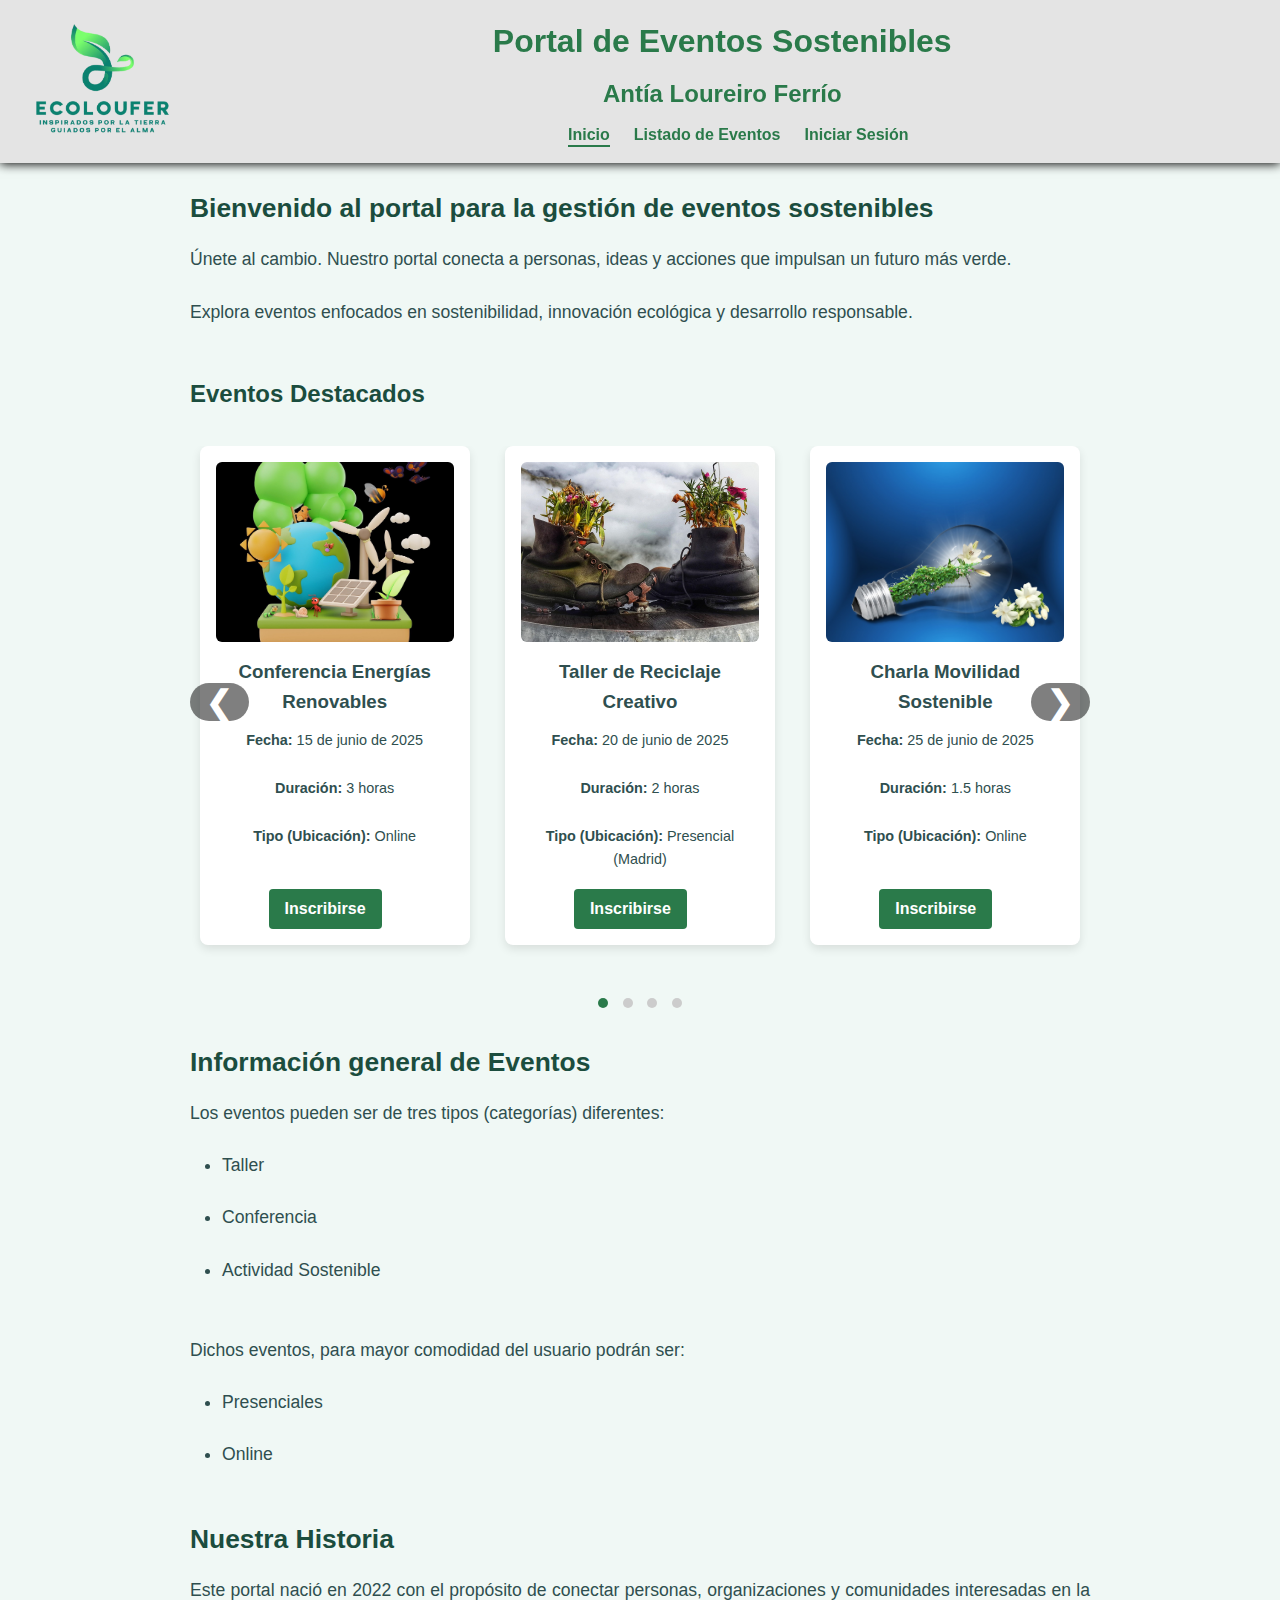
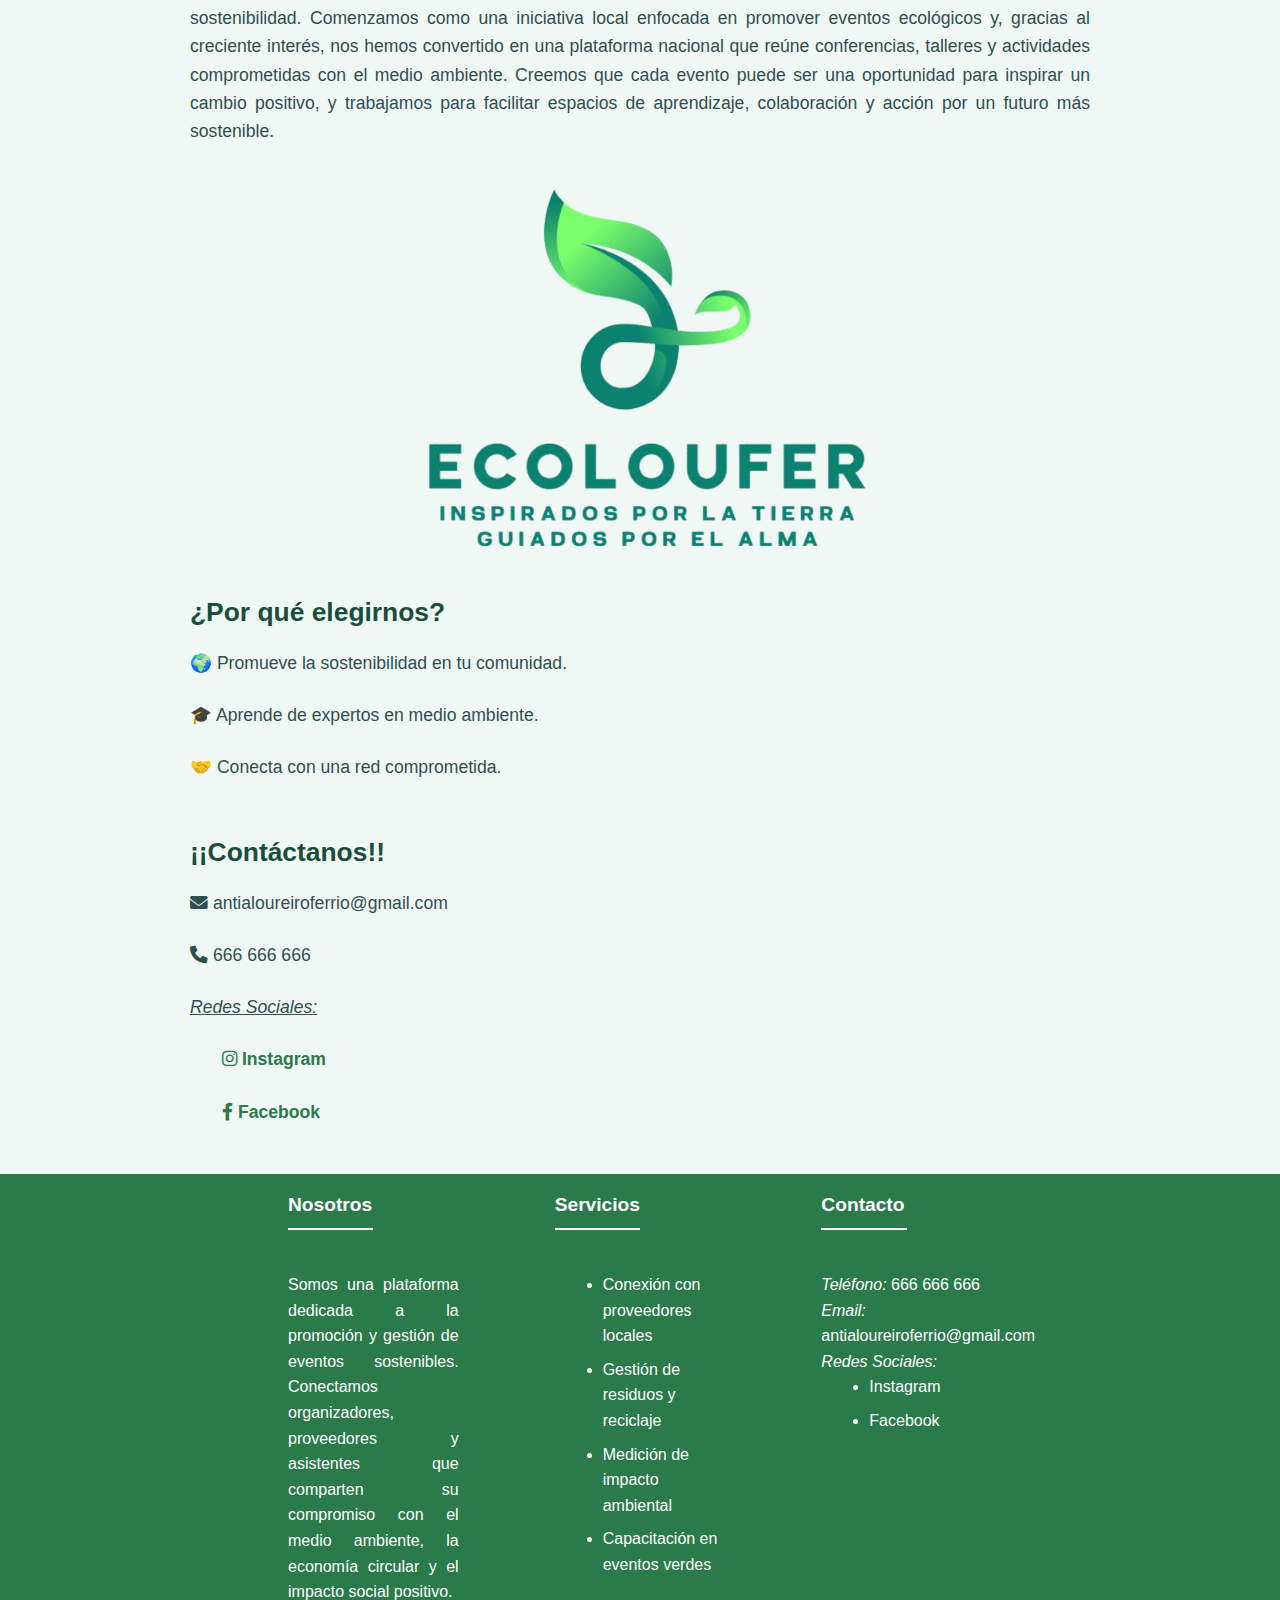
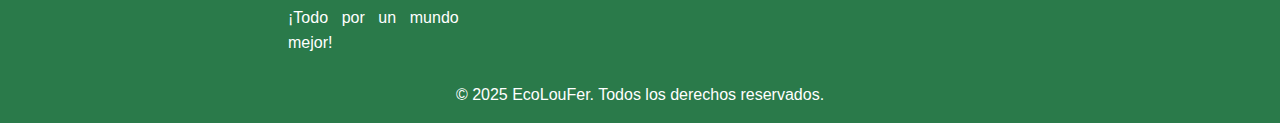
<file: index.html>
<!DOCTYPE html>
<html lang="es">
<head>
  <meta charset="UTF-8" />
  <meta name="viewport" content="width=device-width, initial-scale=1" />
  <title>Antía Loureiro Ferrío - Portal de Eventos Sostenibles</title>
  <link rel="stylesheet" href="css/styles.css" />
  <link rel="stylesheet" href="https://cdnjs.cloudflare.com/ajax/libs/font-awesome/6.0.0-beta3/css/all.min.css">
</head>
<body>
  <header>
    <div class="col-header-logo">
      <img src="images/logo.png" width="100%"/>
    </div>
    <div class="col-header-menu">
      <h1>Portal de Eventos Sostenibles</h1>
      <h2>Antía Loureiro Ferrío</h2>
      <nav>
        <ul>
          <li><a href="index.html" aria-current="page">Inicio</a></li>
          <li><a href="eventos.html">Listado de Eventos</a></li>
          <li><a href="inicio-sesion.html">Iniciar Sesión</a></li>
        </ul>
      </nav>
    </div>
  </header>

  <main>
    <section id="presentacion" aria-label="Presentación del portal">
      <h2>Bienvenido al portal para la gestión de eventos sostenibles</h2>
      <p>Únete al cambio. Nuestro portal conecta a personas, ideas y acciones que impulsan un futuro más verde.</p>
      <p>Explora eventos enfocados en sostenibilidad, innovación ecológica y desarrollo responsable.</p>
    </section>

    <br>

    <section id="carrusel" aria-label="Eventos destacados">
      <h2>Eventos Destacados</h2>
      <div class="carrusel-container">
        <button class="carrusel-btn prev">&#10094;</button>
        <div class="carrusel">
          <div class="slide">
            <article class="evento-destacado">
              <img src="images/energias_renovables.jpg" alt="Conferencia sobre energías renovables" />
              <h3>Conferencia Energías Renovables</h3>
              <p><b>Fecha:</b> 15 de junio de 2025</p>
              <p><b>Duración:</b> 3 horas</p>
              <p><b>Tipo (Ubicación):</b> Online</p>
              <a href="inicio-sesion.html"><button class="carrusel-btn-inscribirse">Inscribirse</button></a>
            </article>
            <article class="evento-destacado">
              <img src="images/reciclaje_creativo.jpg" alt="Taller de reciclaje creativo" />
              <h3>Taller de Reciclaje Creativo</h3>
              <p><b>Fecha:</b> 20 de junio de 2025</p>
              <p><b>Duración:</b> 2 horas</p>
              <p><b>Tipo (Ubicación):</b> Presencial (Madrid)</p>
              <a href="inicio-sesion.html"><button class="carrusel-btn-inscribirse">Inscribirse</button></a>
            </article>
            <article class="evento-destacado">
              <img src="images/movilidad_sostenible.jpg" alt="Charla sobre movilidad sostenible" />
              <h3>Charla Movilidad Sostenible</h3>
              <p><b>Fecha:</b> 25 de junio de 2025</p>
              <p><b>Duración:</b> 1.5 horas</p>
              <p><b>Tipo (Ubicación):</b> Online</p>
              <a href="inicio-sesion.html"><button class="carrusel-btn-inscribirse">Inscribirse</button></a>
            </article>
          </div>
          <div class="slide">
            <article class="evento-destacado">
              <img src="images/huertos_urbanos.jpg" alt="Jornada de huertos urbanos" />
              <h3>Jornada de Huertos Urbanos</h3>
              <p><b>Fecha:</b> 10 de julio de 2025</p>
              <p><b>Duración:</b> 4 horas</p>
              <p><b>Tipo (Ubicación):</b> Presencial (Barcelona)</p>
              <a href="inicio-sesion.html"><button class="carrusel-btn-inscribirse">Inscribirse</button></a>
            </article>
            <article class="evento-destacado">
              <img src="images/cambio_climatico.jpg" alt="Foro de cambio climático" />
              <h3>Foro de Cambio Climático</h3>
              <p><b>Fecha:</b> 18 de julio de 2025</p>
              <p><b>Duración:</b> 5 horas</p>
              <p><b>Tipo (Ubicación):</b> Online</p>
              <a href="inicio-sesion.html"><button class="carrusel-btn-inscribirse">Inscribirse</button></a>
            </article>
            <article class="evento-destacado">
              <img src="images/documentales_ambientales.png" alt="Cineforum: Documentales Ambientales" />
              <h3>Cineforum: Documentales Ambientales</h3>
              <p><b>Fecha:</b> 22 de julio de 2025</p>
              <p><b>Duración:</b> 3 horas</p>
              <p><b>Tipo (Ubicación):</b> Presencial (Valencia)</p>
              <a href="inicio-sesion.html"><button class="carrusel-btn-inscribirse">Inscribirse</button></a>
            </article>
          </div>
          <div class="slide">
            <article class="evento-destacado">
              <img src="images/economia_circular.jpeg" alt="Webinar Economía Circular" />
              <h3>Webinar Economía Circular</h3>
              <p><b>Fecha:</b> 30 de julio de 2025</p>
              <p><b>Duración:</b> 2 horas</p>
              <p><b>Tipo (Ubicación):</b> Online</p>
              <a href="inicio-sesion.html"><button class="carrusel-btn-inscribirse">Inscribirse</button></a>
            </article>
            <article class="evento-destacado">
              <img src="images/compostaje_casero.jpg" alt="Taller Compostaje Casero" />
              <h3>Taller Compostaje Casero</h3>
              <p><b>Fecha:</b> 5 de agosto de 2025</p>
              <p><b>Duración:</b> 3 horas</p>
              <p><b>Tipo (Ubicación):</b> Presencial (Sevilla)</p>
              <a href="inicio-sesion.html"><button class="carrusel-btn-inscribirse">Inscribirse</button></a>
            </article>
            <article class="evento-destacado">
              <img src="images/ecoarte.jpg" alt="Festival Ecoarte" />
              <h3>Festival Ecoarte</h3>
              <p><b>Fecha:</b> 12 de agosto de 2025</p>
              <p><b>Duración:</b> 6 horas</p>
              <p><b>Tipo (Ubicación):</b> Presencial (Bilbao)</p>
              <a href="inicio-sesion.html"><button class="carrusel-btn-inscribirse">Inscribirse</button></a>
            </article>
          </div>
          <div class="slide">
            <article class="evento-destacado">
              <img src="images/energia_sociedad.jpg" alt="Mesa Redonda Energía y Sociedad" />
              <h3>Mesa Redonda Energía y Sociedad</h3>
              <p><b>Fecha:</b> 20 de agosto de 2025</p>
              <p><b>Duración:</b> 2 horas</p>
              <p><b>Tipo (Ubicación):</b> Online</p>
              <a href="inicio-sesion.html"><button class="carrusel-btn-inscribirse">Inscribirse</button></a>
            </article>
          </div>
        </div>
        <button class="carrusel-btn next">&#10095;</button>
      </div>

      <div class="indicadores">
        <span class="punto activo"></span>
        <span class="punto"></span>
        <span class="punto"></span>
        <span class="punto"></span>
      </div>
    </section>

    <br>
      
    <section id="info-general">
      <h2>Información general de Eventos</h2>
      <p>Los eventos pueden ser de tres tipos (categorías) diferentes:</p>
      <ul>
        <li>Taller</li>
        <li>Conferencia</li>
        <li>Actividad Sostenible</li>
      </ul>
      <br>
      <p>Dichos eventos, para mayor comodidad del usuario podrán ser:</p>
      <ul>
        <li>Presenciales</li>
        <li>Online</li>
      </ul>
    </section>

    <br>

    <section id="nuestra-historia" aria-label="Nuestra historia">
      <h2>Nuestra Historia</h2>
      <p>
        Este portal nació en 2022 con el propósito de conectar personas, organizaciones y comunidades interesadas en la sostenibilidad. Comenzamos como una iniciativa local enfocada en promover eventos ecológicos y, gracias al creciente interés, nos hemos convertido en una plataforma nacional que reúne conferencias, talleres y actividades comprometidas con el medio ambiente. 
        Creemos que cada evento puede ser una oportunidad para inspirar un cambio positivo, y trabajamos para facilitar espacios de aprendizaje, colaboración y acción por un futuro más sostenible.
      </p>
      <img src="images/logo.png" id="nuestra-historia-logo"/>
    </section>

    <br>

    <section id="beneficios" aria-label="Por que elegirnos">
      <h2>¿Por qué elegirnos?</h2>
      <p>🌍 Promueve la sostenibilidad en tu comunidad.</p>
      <p>🎓 Aprende de expertos en medio ambiente.</p>
      <p>🤝 Conecta con una red comprometida.</p>
      </ul>
    </section>

    <br>

    <section id="datos-contacto" aria-label="Contacto">
      <h2>¡¡Contáctanos!!</h2>
      <p><i class="fas fa-envelope"></i> antialoureiroferrio@gmail.com</p>
      <p><i class="fas fa-phone"></i> 666 666 666</p>
      <p><i><u>Redes Sociales:</u></i></p>
        <ul>
          <li><a href="https://www.instagram.com" target="_blank"><i class="fab fa-instagram"></i> Instagram</a></li>
          <li><a href="https://www.facebook.com" target="_blank"><i class="fab fa-facebook-f"></i> Facebook</a></li>
        </ul>
      </ul>
    </section>
  </main>

  <footer>
    <div class="columnas-footer">
      <div class="col-footer">
        <h3>Nosotros</h3>
        <br>
        <p>
          Somos una plataforma dedicada a la promoción y gestión de eventos sostenibles.
          Conectamos organizadores, proveedores y asistentes que comparten su compromiso
          con el medio ambiente, la economía circular y el impacto social positivo.
        </p>
        <p>¡Todo por un mundo mejor!</p>
      </div>
      <div class="col-footer" id="servicios">
        <h3>Servicios</h3>
        <br>
        <ul>
          <li>Conexión con proveedores locales</li>
          <li>Gestión de residuos y reciclaje</li>
          <li>Medición de impacto ambiental</li>
          <li>Capacitación en eventos verdes</li>
      </ul>
      </div>
      <div class="col-footer">
        <h3>Contacto</h3>
        <br>
        <p><i>Teléfono:</i> 666 666 666</p>
        <p><i>Email:</i> antialoureiroferrio@gmail.com</p>
        <p><i>Redes Sociales:</i></p>
        <ul>
          <li><a href="https://www.instagram.com" target="_blank">Instagram</a></li>
          <li><a href="https://www.facebook.com" target="_blank">Facebook</a></li>
        </ul>
      </div>
    </div>
    <br>
    <p id="derechos">&copy; 2025 EcoLouFer. Todos los derechos reservados.</p>
  </footer>
  <script src="js/carrusel-eventos.js"></script>
</body>
</html>
</file>
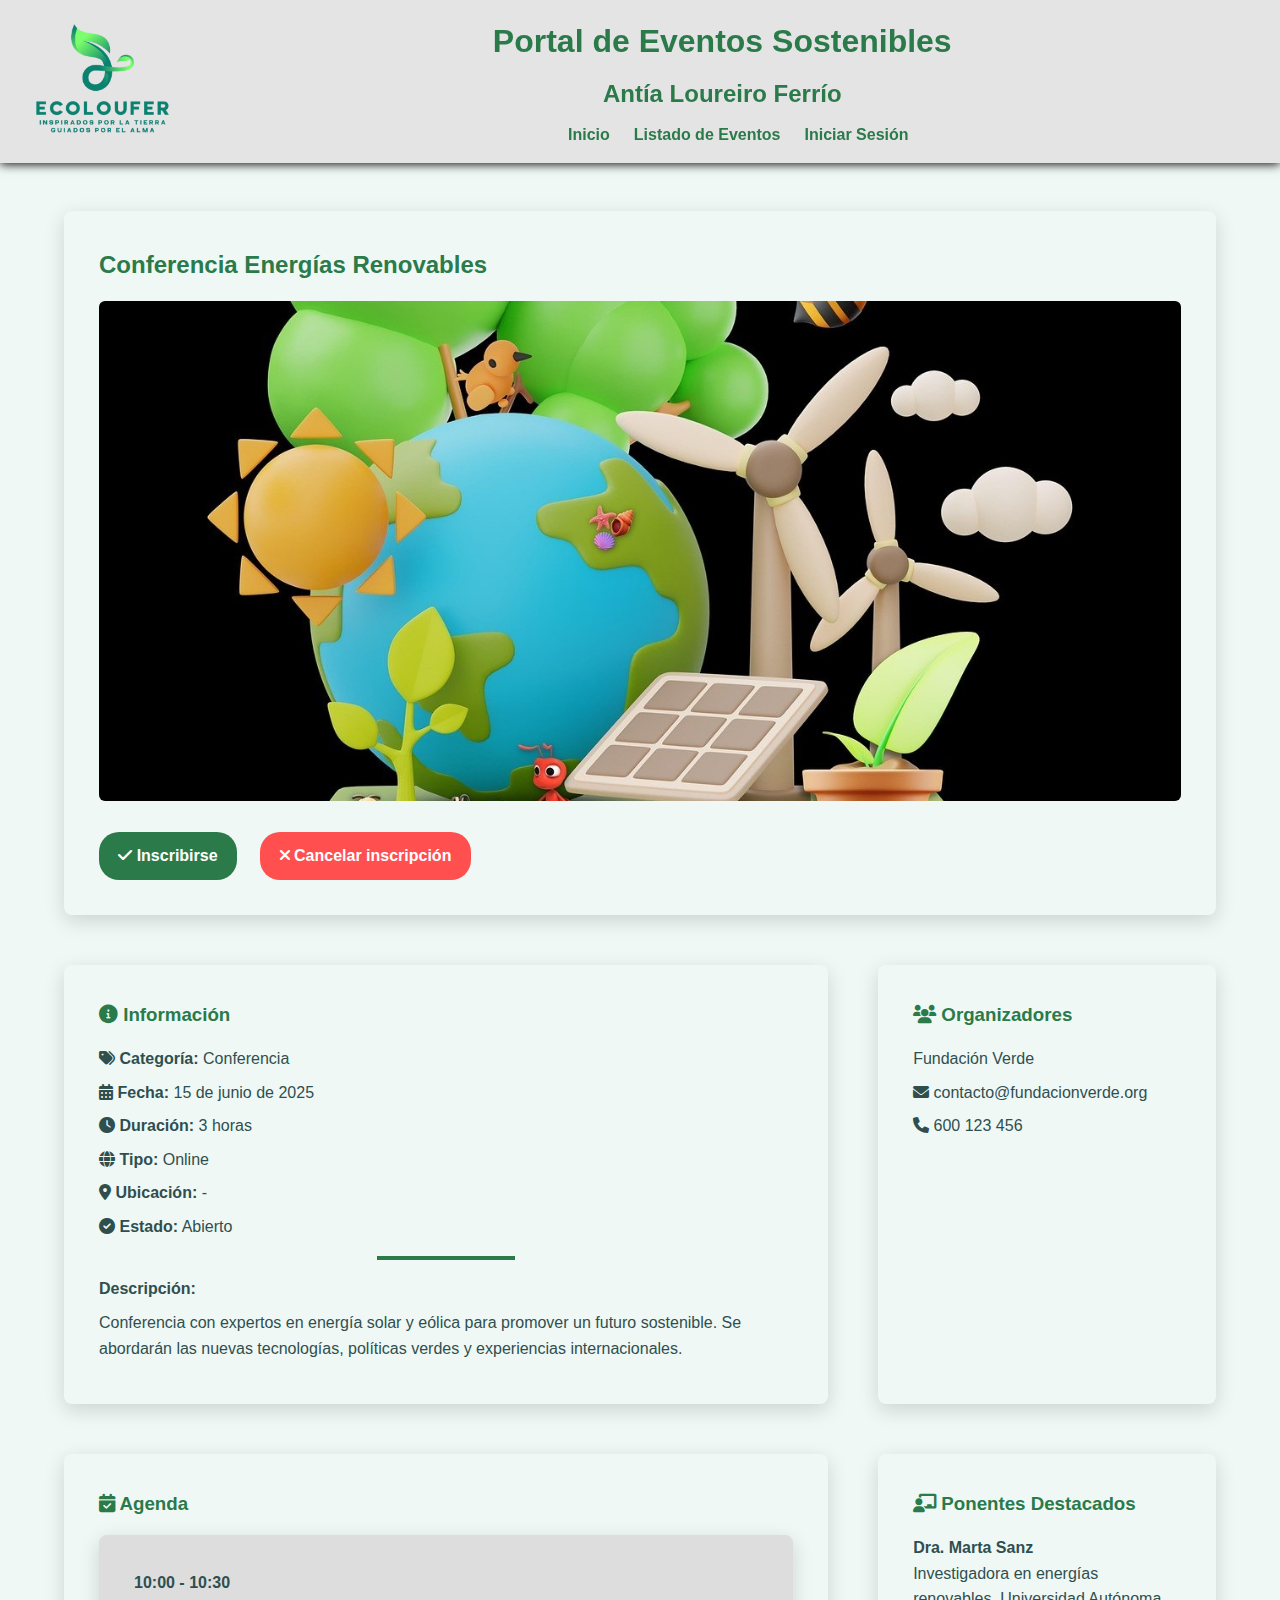
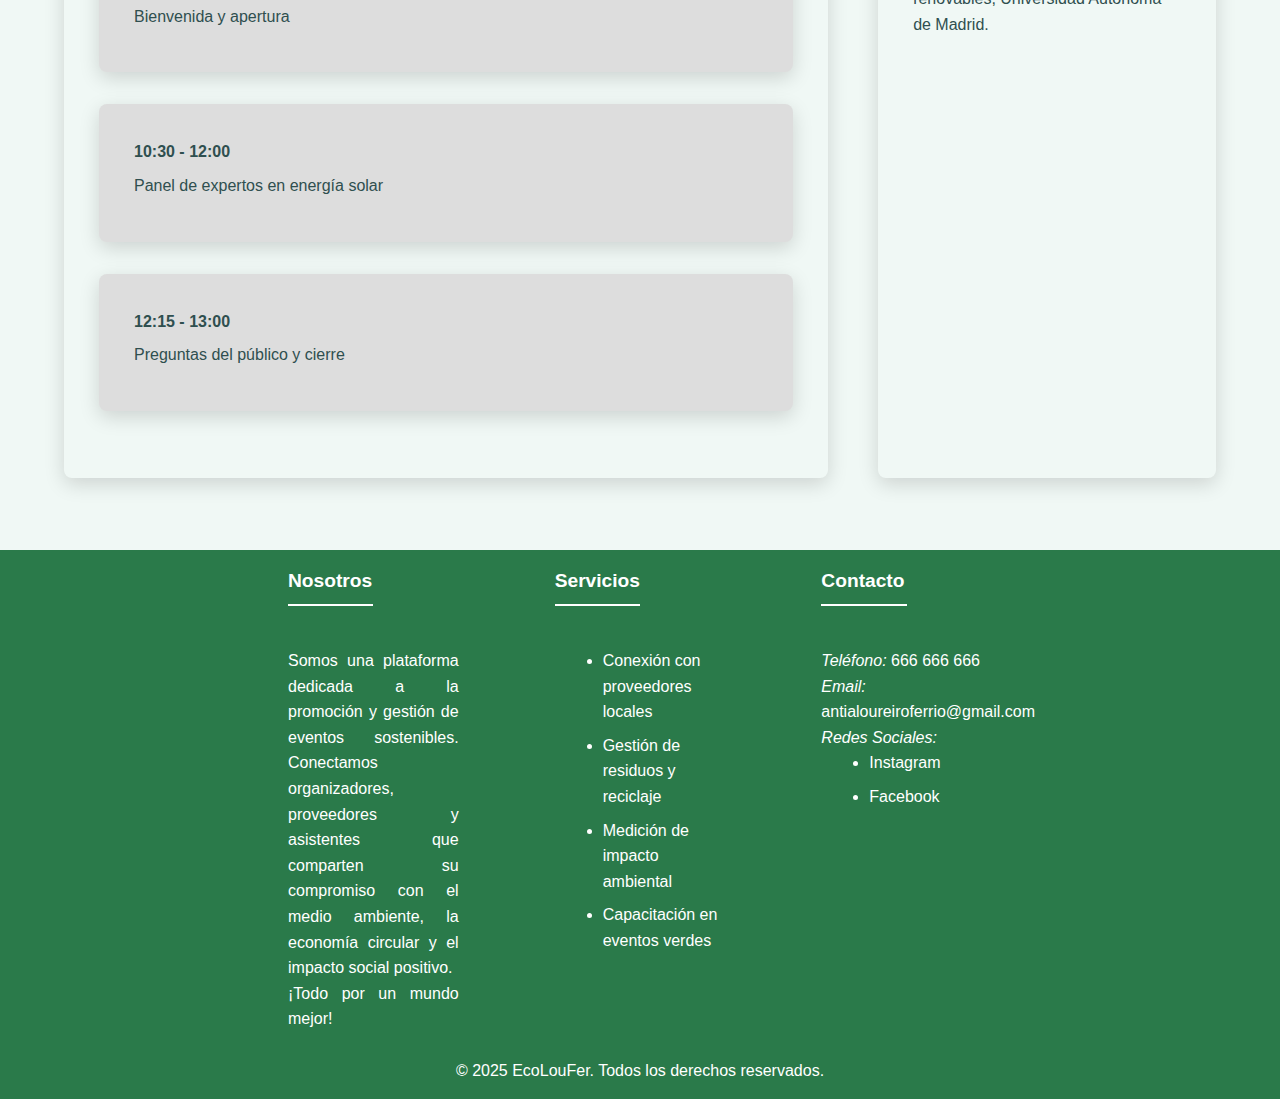
<file: evento1.html>
<!DOCTYPE html>
<html lang="es">
<head>
  <meta charset="UTF-8" />
  <meta name="viewport" content="width=device-width, initial-scale=1" />
  <title>Listado de Eventos - Portal de Eventos Sostenibles</title>
  <link rel="stylesheet" href="css/styles.css" />
  <link rel="stylesheet" href="https://cdnjs.cloudflare.com/ajax/libs/font-awesome/6.0.0-beta3/css/all.min.css">
</head>
<body>
  <header>
    <div class="col-header-logo">
      <img src="images/logo.png" width="100%"/>
    </div>
    <div class="col-header-menu">
      <h1>Portal de Eventos Sostenibles</h1>
      <h2>Antía Loureiro Ferrío</h2>
      <nav>
        <ul>
          <li><a href="index.html">Inicio</a></li>
          <li><a href="eventos.html">Listado de Eventos</a></li>
          <li><a href="inicio-sesion.html">Iniciar Sesión</a></li>
        </ul>
      </nav>
    </div>
  </header>

  <main id="main-evento">
    <section aria-label="Detalles del evento">
      <article class="evento-detalle">
        <div class="cabecera-evento">
          <h2>Conferencia Energías Renovables</h2>
          <img src="images/energias_renovables.jpg" alt="Conferencia sobre energías renovables" />
          <a href="inicio-sesion.html"><button class="btn"><i class="fas fa-check"></i> Inscribirse</button></a>
          <a href="inicio-sesion.html"><button class="btn btn-cancelar"><i class="fas fa-times"></i> Cancelar inscripción</button></a>
        </div>

        <div class="info-evento">
          <h3><i class="fas fa-info-circle"></i> Información</h3>
          <p><i class="fas fa-tags"></i> <strong>Categoría:</strong> Conferencia</p>
          <p><i class="fas fa-calendar-alt"></i> <strong>Fecha:</strong> 15 de junio de 2025</p>
          <p><i class="fas fa-clock"></i> <strong>Duración:</strong> 3 horas</p>
          <p><i class="fas fa-globe"></i> <strong>Tipo:</strong> Online</p>
          <p><i class="fas fa-map-marker-alt"></i> <strong>Ubicación:</strong> -</p>
          <p><i class="fas fa-check-circle"></i> <strong>Estado:</strong> Abierto</p>
          <hr>
          <p><strong>Descripción:</strong></p>
          <p>
            Conferencia con expertos en energía solar y eólica para promover un futuro sostenible.
            Se abordarán las nuevas tecnologías, políticas verdes y experiencias internacionales.
          </p>
        </div>

        <div class="org-evento">
          <h3><i class="fas fa-users"></i> <strong>Organizadores</strong></h3>
          <p>Fundación Verde</p>
          <p><i class="fas fa-envelope"></i> contacto@fundacionverde.org</p>
          <p><i class="fas fa-phone"></i> 600 123 456</p>
        </div>

        <div class="agenda-evento">
          <h3><i class="fas fa-calendar-check"></i> Agenda</h3>
          <div class="hora-agenda">
            <p><strong>10:00 - 10:30</strong></p>
            <p>Bienvenida y apertura</p>
          </div>
          <div class="hora-agenda">
            <p><strong>10:30 - 12:00</strong></p>
            <p>Panel de expertos en energía solar</p>
          </div>
          <div class="hora-agenda">
            <p><strong>12:15 - 13:00</strong></p>
            <p>Preguntas del público y cierre</p>
          </div>
        </div>

        <div class="ponentes-evento">
          <h3><i class="fas fa-chalkboard-teacher"></i> Ponentes Destacados</h3>
          <h4>Dra. Marta Sanz</h4>
          <p>Investigadora en energías renovables, Universidad Autónoma de Madrid.</p>
          </div>
        </div>
      </article>
    </section> 
  </main>

  <footer>
    <div class="columnas-footer">
      <div class="col-footer">
        <h3>Nosotros</h3>
        <br>
        <p>
          Somos una plataforma dedicada a la promoción y gestión de eventos sostenibles.
          Conectamos organizadores, proveedores y asistentes que comparten su compromiso
          con el medio ambiente, la economía circular y el impacto social positivo.
        </p>
        <p>¡Todo por un mundo mejor!</p>
      </div>
      <div class="col-footer" id="servicios">
        <h3>Servicios</h3>
        <br>
        <ul>
          <li>Conexión con proveedores locales</li>
          <li>Gestión de residuos y reciclaje</li>
          <li>Medición de impacto ambiental</li>
          <li>Capacitación en eventos verdes</li>
      </ul>
      </div>
      <div class="col-footer">
        <h3>Contacto</h3>
        <br>
        <p><i>Teléfono:</i> 666 666 666</p>
        <p><i>Email:</i> antialoureiroferrio@gmail.com</p>
        <p><i>Redes Sociales:</i></p>
        <ul>
          <li><a href="https://www.instagram.com" target="_blank">Instagram</a></li>
          <li><a href="https://www.facebook.com" target="_blank">Facebook</a></li>
        </ul>
      </div>
    </div>
    <br>
    <p id="derechos">&copy; 2025 EcoLouFer. Todos los derechos reservados.</p>
  </footer>
  <script src="js/filtro-categoria.js"></script>
</body>
</html>
</file>
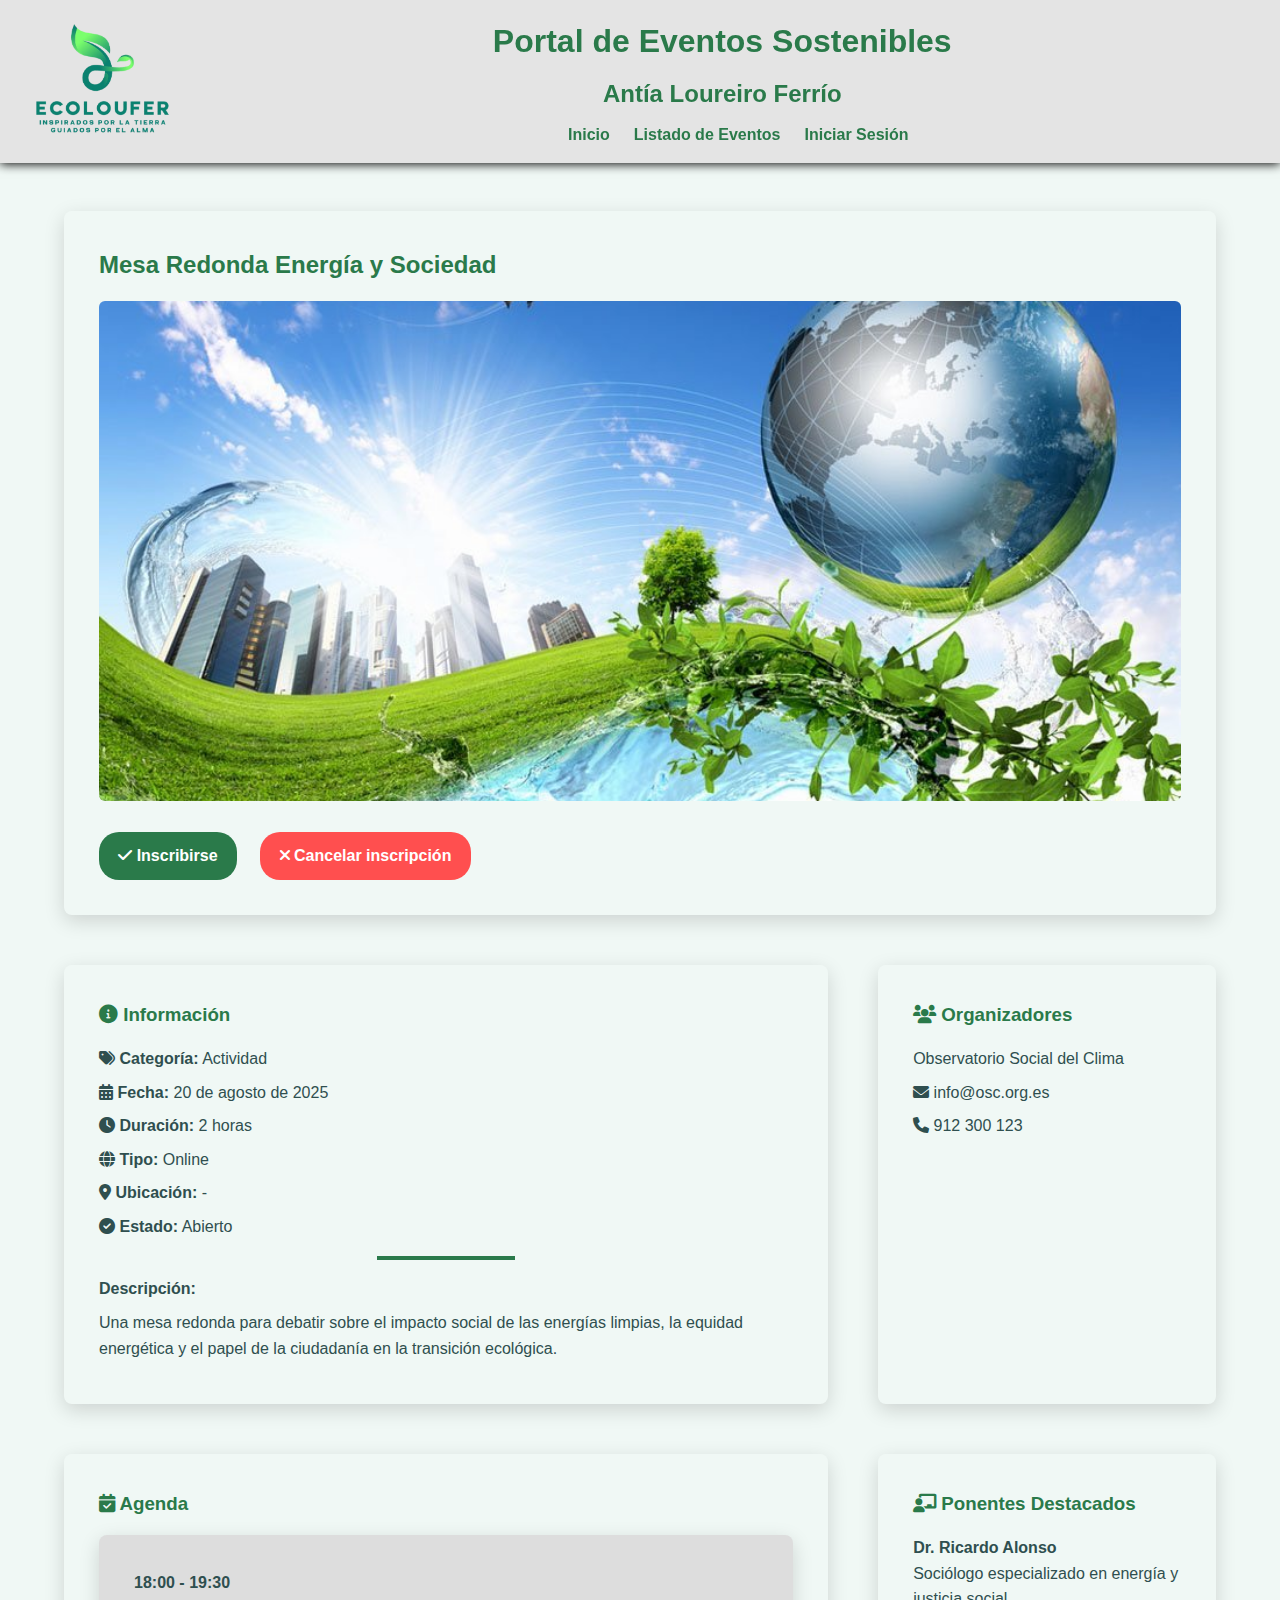
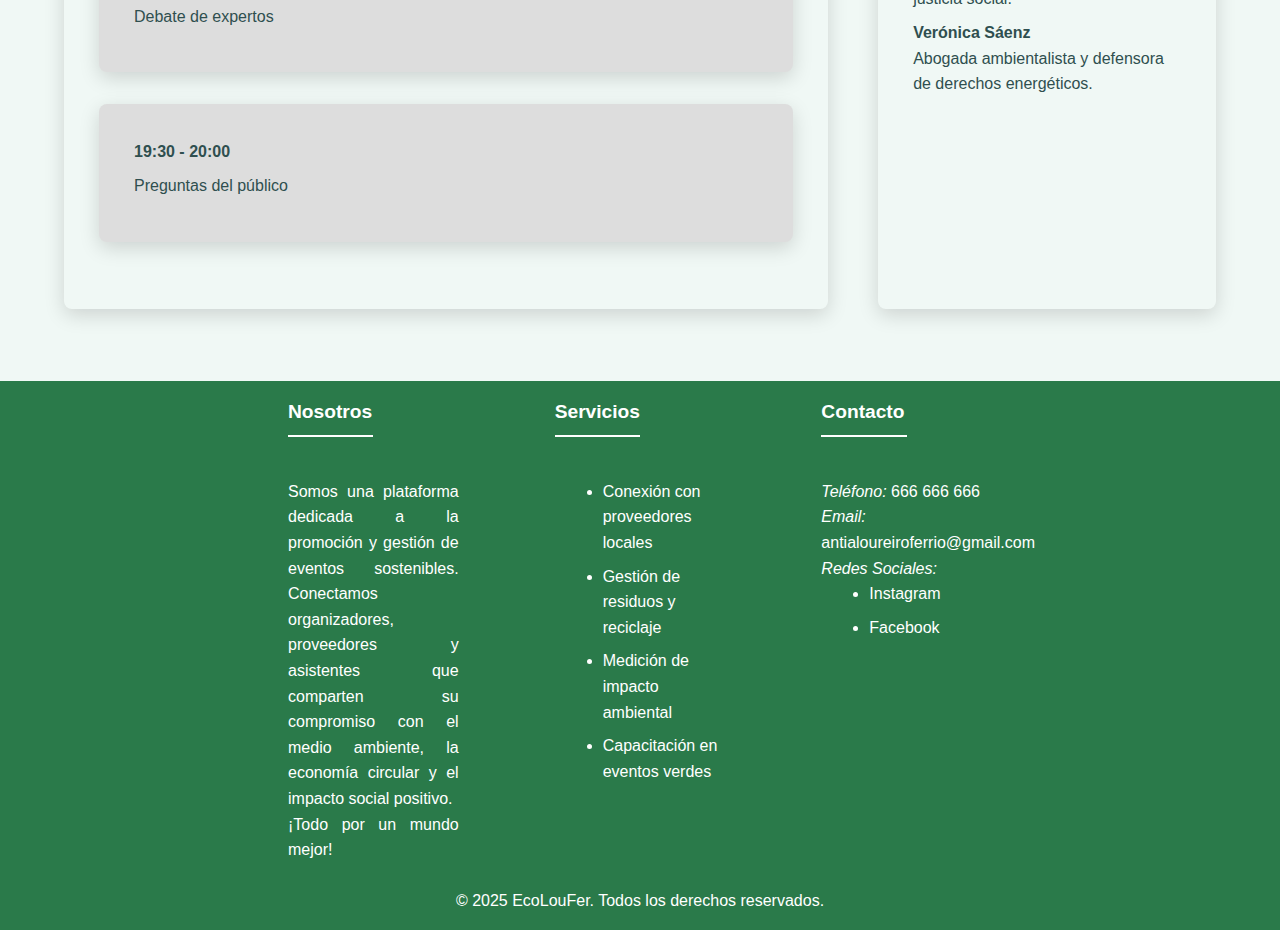
<file: evento10.html>
<!DOCTYPE html>
<html lang="es">
<head>
  <meta charset="UTF-8" />
  <meta name="viewport" content="width=device-width, initial-scale=1" />
  <title>Listado de Eventos - Portal de Eventos Sostenibles</title>
  <link rel="stylesheet" href="css/styles.css" />
  <link rel="stylesheet" href="https://cdnjs.cloudflare.com/ajax/libs/font-awesome/6.0.0-beta3/css/all.min.css">
</head>
<body>
  <header>
    <div class="col-header-logo">
      <img src="images/logo.png" width="100%"/>
    </div>
    <div class="col-header-menu">
      <h1>Portal de Eventos Sostenibles</h1>
      <h2>Antía Loureiro Ferrío</h2>
      <nav>
        <ul>
          <li><a href="index.html">Inicio</a></li>
          <li><a href="eventos.html">Listado de Eventos</a></li>
          <li><a href="inicio-sesion.html">Iniciar Sesión</a></li>
        </ul>
      </nav>
    </div>
  </header>

  <main id="main-evento">
    <section aria-label="Detalles del evento">
      <article class="evento-detalle">
        <div class="cabecera-evento">
          <h2>Mesa Redonda Energía y Sociedad</h2>
          <img src="images/energia_sociedad.jpg" alt="Mesa Redonda Energía y Sociedad" />
          <a href="inicio-sesion.html"><button class="btn"><i class="fas fa-check"></i> Inscribirse</button></a>
          <a href="inicio-sesion.html"><button class="btn btn-cancelar"><i class="fas fa-times"></i> Cancelar inscripción</button></a>
        </div>

        <div class="info-evento">
          <h3><i class="fas fa-info-circle"></i> Información</h3>
          <p><i class="fas fa-tags"></i> <strong>Categoría:</strong> Actividad</p>
          <p><i class="fas fa-calendar-alt"></i> <strong>Fecha:</strong> 20 de agosto de 2025</p>
          <p><i class="fas fa-clock"></i> <strong>Duración:</strong> 2 horas</p>
          <p><i class="fas fa-globe"></i> <strong>Tipo:</strong> Online</p>
          <p><i class="fas fa-map-marker-alt"></i> <strong>Ubicación:</strong> -</p>
          <p><i class="fas fa-check-circle"></i> <strong>Estado:</strong> Abierto</p>
          <hr>
          <p><strong>Descripción:</strong></p>
          <p>
            Una mesa redonda para debatir sobre el impacto social de las energías limpias, la equidad energética
            y el papel de la ciudadanía en la transición ecológica.
          </p>
        </div>

        <div class="org-evento">
          <h3><i class="fas fa-users"></i> Organizadores</h3>
          <p>Observatorio Social del Clima</p>
          <p><i class="fas fa-envelope"></i> info@osc.org.es</p>
          <p><i class="fas fa-phone"></i> 912 300 123</p>
        </div>

        <div class="agenda-evento">
          <h3><i class="fas fa-calendar-check"></i> Agenda</h3>
          <div class="hora-agenda">
            <p><strong>18:00 - 19:30</strong></p>
            <p>Debate de expertos</p>
          </div>
          <div class="hora-agenda">
            <p><strong>19:30 - 20:00</strong></p>
            <p>Preguntas del público</p>
          </div>
        </div>

        <div class="ponentes-evento">
          <h3><i class="fas fa-chalkboard-teacher"></i> Ponentes Destacados</h3>
          <h4>Dr. Ricardo Alonso</h4>
          <p>Sociólogo especializado en energía y justicia social.</p>
          <h4>Verónica Sáenz</h4>
          <p>Abogada ambientalista y defensora de derechos energéticos.</p>
        </div>
      </article>
    </section> 
  </main>

  <footer>
    <div class="columnas-footer">
      <div class="col-footer">
        <h3>Nosotros</h3>
        <br>
        <p>
          Somos una plataforma dedicada a la promoción y gestión de eventos sostenibles.
          Conectamos organizadores, proveedores y asistentes que comparten su compromiso
          con el medio ambiente, la economía circular y el impacto social positivo.
        </p>
        <p>¡Todo por un mundo mejor!</p>
      </div>
      <div class="col-footer" id="servicios">
        <h3>Servicios</h3>
        <br>
        <ul>
          <li>Conexión con proveedores locales</li>
          <li>Gestión de residuos y reciclaje</li>
          <li>Medición de impacto ambiental</li>
          <li>Capacitación en eventos verdes</li>
      </ul>
      </div>
      <div class="col-footer">
        <h3>Contacto</h3>
        <br>
        <p><i>Teléfono:</i> 666 666 666</p>
        <p><i>Email:</i> antialoureiroferrio@gmail.com</p>
        <p><i>Redes Sociales:</i></p>
        <ul>
          <li><a href="https://www.instagram.com" target="_blank">Instagram</a></li>
          <li><a href="https://www.facebook.com" target="_blank">Facebook</a></li>
        </ul>
      </div>
    </div>
    <br>
    <p id="derechos">&copy; 2025 EcoLouFer. Todos los derechos reservados.</p>
  </footer>
  <script src="js/filtro-categoria.js"></script>
</body>
</html>
</file>
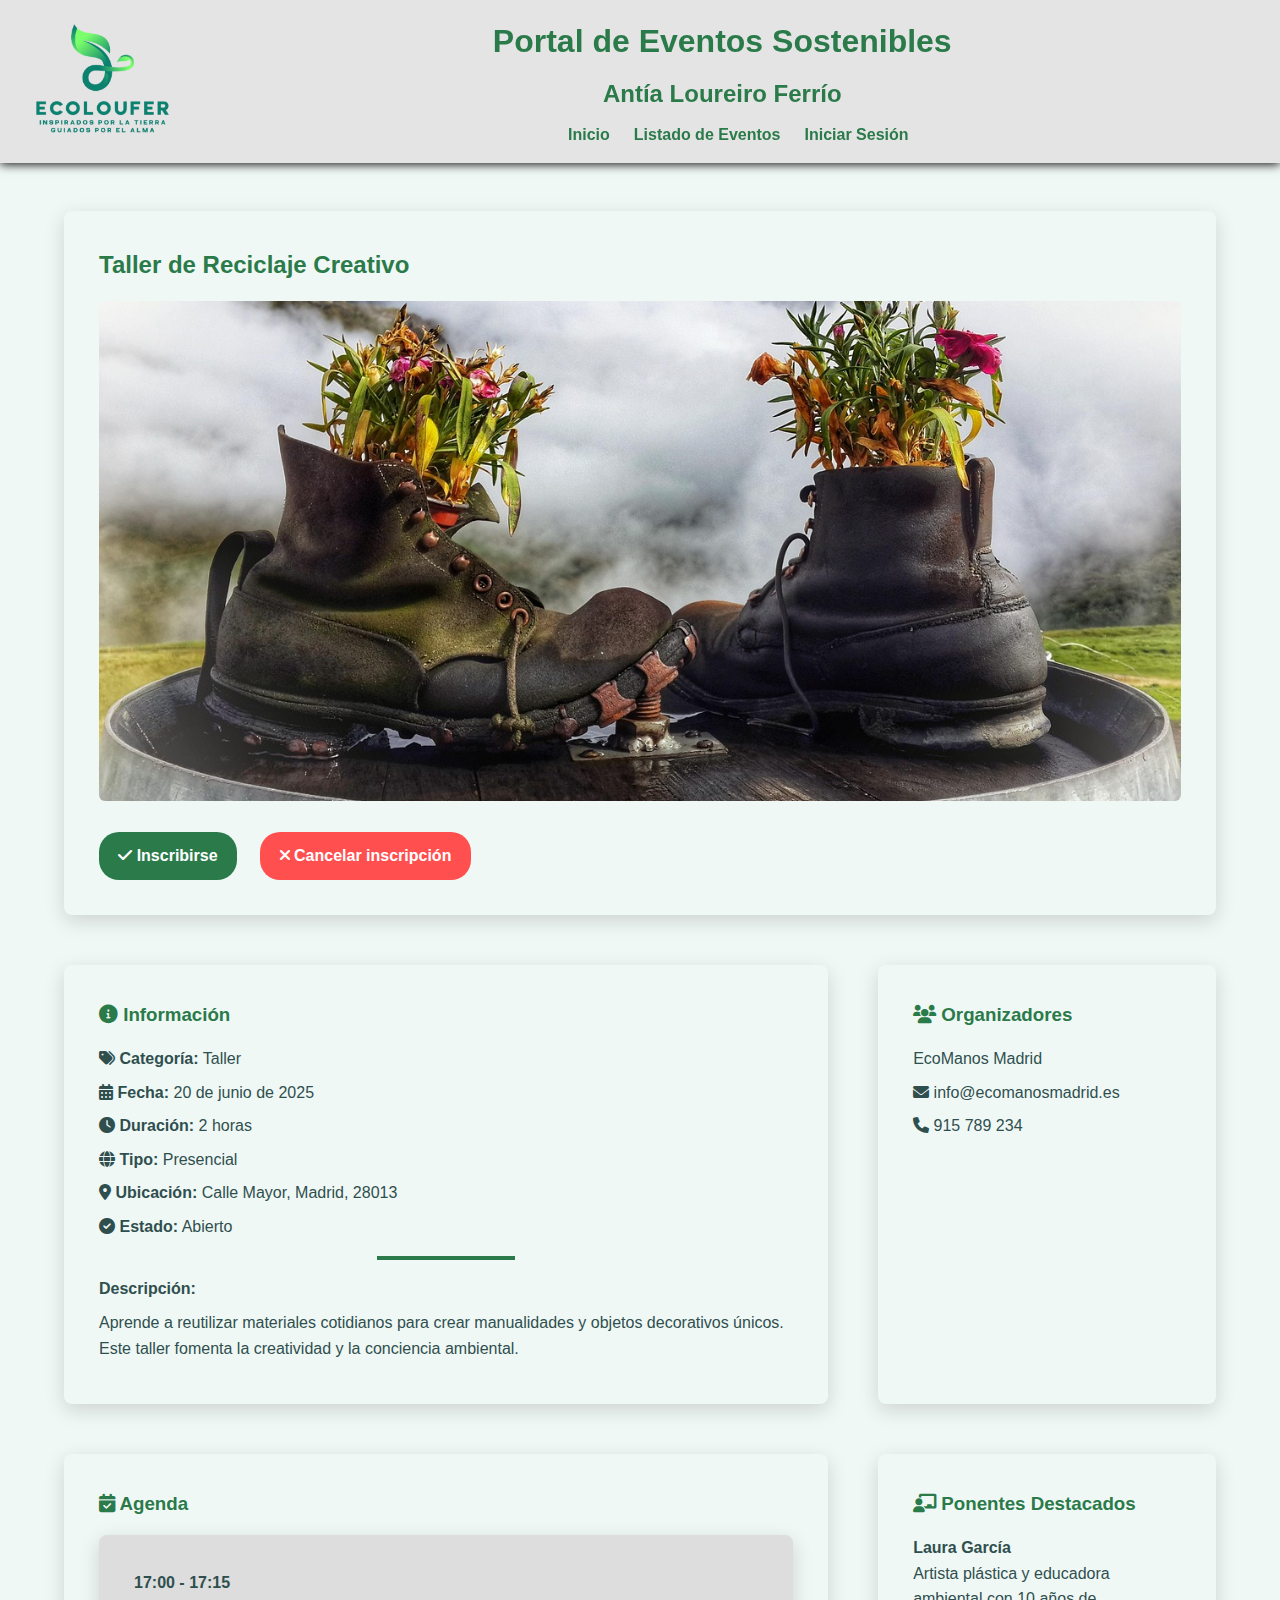
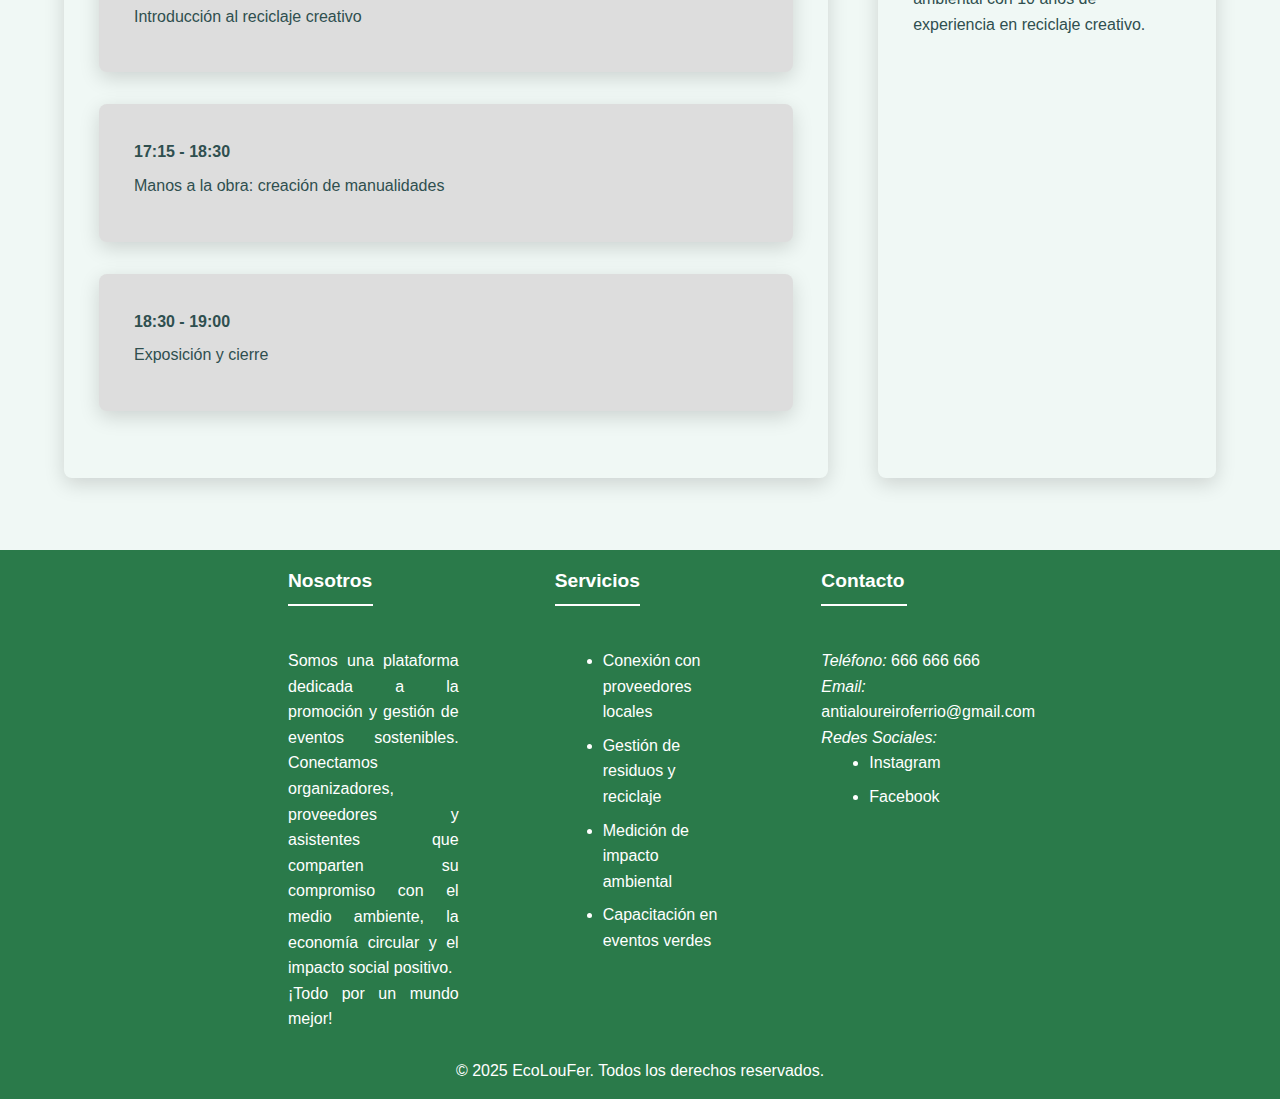
<file: evento2.html>
<!DOCTYPE html>
<html lang="es">
<head>
  <meta charset="UTF-8" />
  <meta name="viewport" content="width=device-width, initial-scale=1" />
  <title>Listado de Eventos - Portal de Eventos Sostenibles</title>
  <link rel="stylesheet" href="css/styles.css" />
  <link rel="stylesheet" href="https://cdnjs.cloudflare.com/ajax/libs/font-awesome/6.0.0-beta3/css/all.min.css">
</head>
<body>
  <header>
    <div class="col-header-logo">
      <img src="images/logo.png" width="100%"/>
    </div>
    <div class="col-header-menu">
      <h1>Portal de Eventos Sostenibles</h1>
      <h2>Antía Loureiro Ferrío</h2>
      <nav>
        <ul>
          <li><a href="index.html">Inicio</a></li>
          <li><a href="eventos.html">Listado de Eventos</a></li>
          <li><a href="inicio-sesion.html">Iniciar Sesión</a></li>
        </ul>
      </nav>
    </div>
  </header>

  <main id="main-evento">
    <section aria-label="Detalles del evento">
      <article class="evento-detalle">
        <div class="cabecera-evento">
          <h2>Taller de Reciclaje Creativo</h2>
          <img src="images/reciclaje_creativo.jpg" alt="Taller de Reciclaje Creativo" />
          <a href="inicio-sesion.html"><button class="btn"><i class="fas fa-check"></i> Inscribirse</button></a>
          <a href="inicio-sesion.html"><button class="btn btn-cancelar"><i class="fas fa-times"></i> Cancelar inscripción</button></a>
        </div>

        <div class="info-evento">
          <h3><i class="fas fa-info-circle"></i> Información</h3>
          <p><i class="fas fa-tags"></i> <strong>Categoría:</strong> Taller</p>
          <p><i class="fas fa-calendar-alt"></i> <strong>Fecha:</strong> 20 de junio de 2025</p>
          <p><i class="fas fa-clock"></i> <strong>Duración:</strong> 2 horas</p>
          <p><i class="fas fa-globe"></i> <strong>Tipo:</strong> Presencial</p>
          <p><i class="fas fa-map-marker-alt"></i> <strong>Ubicación:</strong> Calle Mayor, Madrid, 28013</p>
          <p><i class="fas fa-check-circle"></i> <strong>Estado:</strong> Abierto</p>
          <hr>
          <p><strong>Descripción:</strong></p>
          <p>
            Aprende a reutilizar materiales cotidianos para crear manualidades y objetos decorativos únicos.
            Este taller fomenta la creatividad y la conciencia ambiental.
          </p>
        </div>

        <div class="org-evento">
          <h3><i class="fas fa-users"></i> Organizadores</h3>
          <p>EcoManos Madrid</p>
          <p><i class="fas fa-envelope"></i> info@ecomanosmadrid.es</p>
          <p><i class="fas fa-phone"></i> 915 789 234</p>
        </div>

        <div class="agenda-evento">
          <h3><i class="fas fa-calendar-check"></i> Agenda</h3>
          <div class="hora-agenda">
            <p><strong>17:00 - 17:15</strong></p>
            <p>Introducción al reciclaje creativo</p>
          </div>
          <div class="hora-agenda">
            <p><strong>17:15 - 18:30</strong></p>
            <p>Manos a la obra: creación de manualidades</p>
          </div>
          <div class="hora-agenda">
            <p><strong>18:30 - 19:00</strong></p>
            <p>Exposición y cierre</p>
          </div>
        </div>

        <div class="ponentes-evento">
          <h3><i class="fas fa-chalkboard-teacher"></i> Ponentes Destacados</h3>
          <h4>Laura García</h4>
          <p>Artista plástica y educadora ambiental con 10 años de experiencia en reciclaje creativo.</p>
        </div>
      </article>
    </section> 
  </main>

  <footer>
    <div class="columnas-footer">
      <div class="col-footer">
        <h3>Nosotros</h3>
        <br>
        <p>
          Somos una plataforma dedicada a la promoción y gestión de eventos sostenibles.
          Conectamos organizadores, proveedores y asistentes que comparten su compromiso
          con el medio ambiente, la economía circular y el impacto social positivo.
        </p>
        <p>¡Todo por un mundo mejor!</p>
      </div>
      <div class="col-footer" id="servicios">
        <h3>Servicios</h3>
        <br>
        <ul>
          <li>Conexión con proveedores locales</li>
          <li>Gestión de residuos y reciclaje</li>
          <li>Medición de impacto ambiental</li>
          <li>Capacitación en eventos verdes</li>
      </ul>
      </div>
      <div class="col-footer">
        <h3>Contacto</h3>
        <br>
        <p><i>Teléfono:</i> 666 666 666</p>
        <p><i>Email:</i> antialoureiroferrio@gmail.com</p>
        <p><i>Redes Sociales:</i></p>
        <ul>
          <li><a href="https://www.instagram.com" target="_blank">Instagram</a></li>
          <li><a href="https://www.facebook.com" target="_blank">Facebook</a></li>
        </ul>
      </div>
    </div>
    <br>
    <p id="derechos">&copy; 2025 EcoLouFer. Todos los derechos reservados.</p>
  </footer>
  <script src="js/filtro-categoria.js"></script>
</body>
</html>
</file>
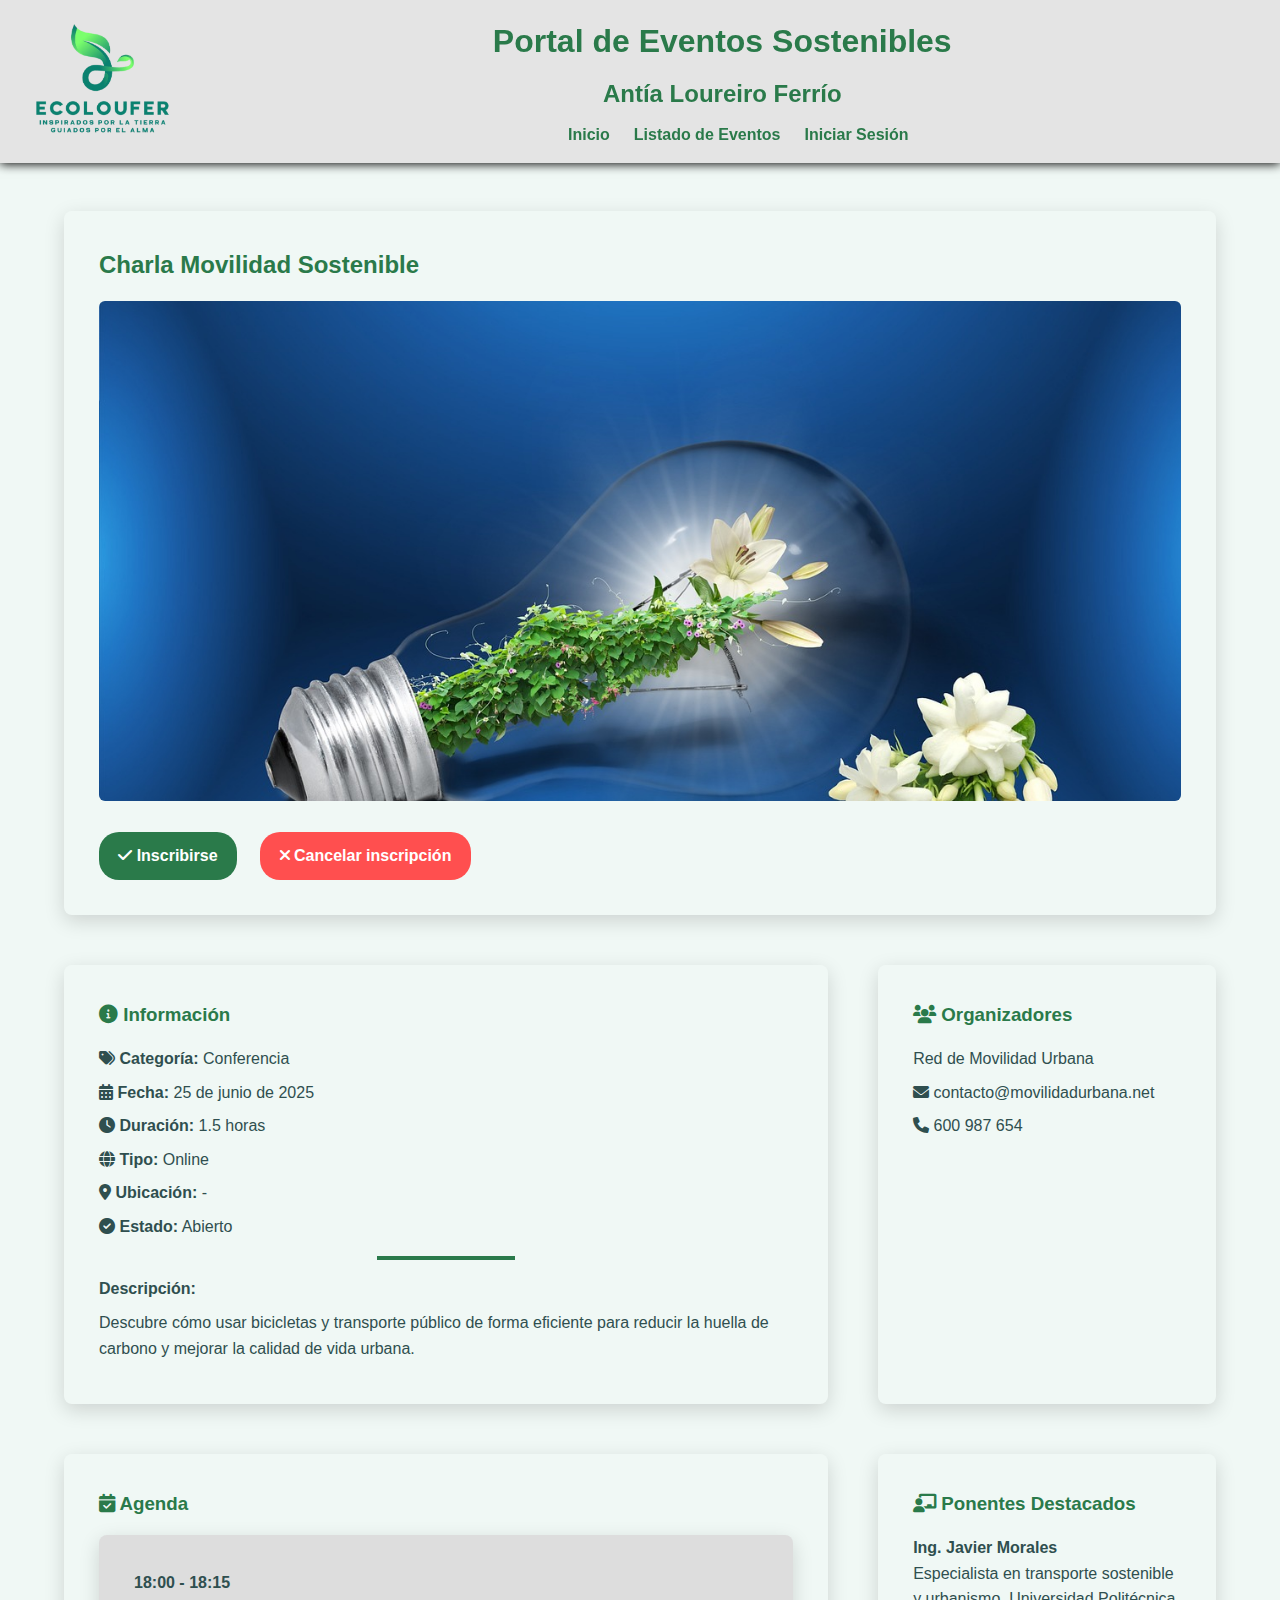
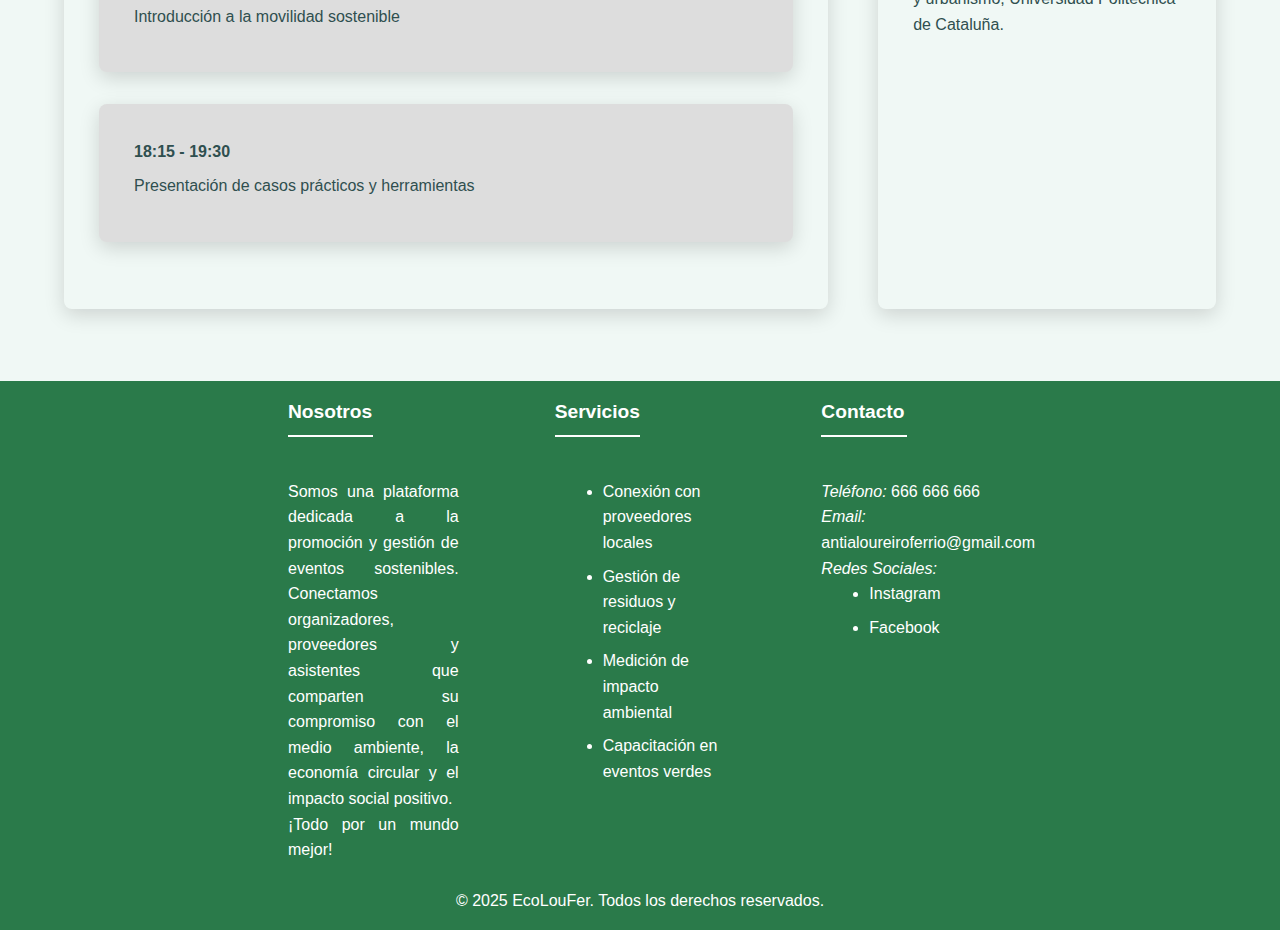
<file: evento3.html>
<!DOCTYPE html>
<html lang="es">
<head>
  <meta charset="UTF-8" />
  <meta name="viewport" content="width=device-width, initial-scale=1" />
  <title>Listado de Eventos - Portal de Eventos Sostenibles</title>
  <link rel="stylesheet" href="css/styles.css" />
  <link rel="stylesheet" href="https://cdnjs.cloudflare.com/ajax/libs/font-awesome/6.0.0-beta3/css/all.min.css">
</head>
<body>
  <header>
    <div class="col-header-logo">
      <img src="images/logo.png" width="100%"/>
    </div>
    <div class="col-header-menu">
      <h1>Portal de Eventos Sostenibles</h1>
      <h2>Antía Loureiro Ferrío</h2>
      <nav>
        <ul>
          <li><a href="index.html">Inicio</a></li>
          <li><a href="eventos.html">Listado de Eventos</a></li>
          <li><a href="inicio-sesion.html">Iniciar Sesión</a></li>
        </ul>
      </nav>
    </div>
  </header>

  <main id="main-evento">
    <section aria-label="Detalles del evento">
      <article class="evento-detalle">
        <div class="cabecera-evento">
          <h2>Charla Movilidad Sostenible</h2>
          <img src="images/movilidad_sostenible.jpg" alt="Charla Movilidad Sostenible" />
          <a href="inicio-sesion.html"><button class="btn"><i class="fas fa-check"></i> Inscribirse</button></a>
          <a href="inicio-sesion.html"><button class="btn btn-cancelar"><i class="fas fa-times"></i> Cancelar inscripción</button></a>
        </div>

        <div class="info-evento">
          <h3><i class="fas fa-info-circle"></i> Información</h3>
          <p><i class="fas fa-tags"></i> <strong>Categoría:</strong> Conferencia</p>
          <p><i class="fas fa-calendar-alt"></i> <strong>Fecha:</strong> 25 de junio de 2025</p>
          <p><i class="fas fa-clock"></i> <strong>Duración:</strong> 1.5 horas</p>
          <p><i class="fas fa-globe"></i> <strong>Tipo:</strong> Online</p>
          <p><i class="fas fa-map-marker-alt"></i> <strong>Ubicación:</strong> -</p>
          <p><i class="fas fa-check-circle"></i> <strong>Estado:</strong> Abierto</p>
          <hr>
          <p><strong>Descripción:</strong></p>
          <p>
            Descubre cómo usar bicicletas y transporte público de forma eficiente para reducir la huella de carbono
            y mejorar la calidad de vida urbana.
          </p>
        </div>

        <div class="org-evento">
          <h3><i class="fas fa-users"></i> Organizadores</h3>
          <p>Red de Movilidad Urbana</p>
          <p><i class="fas fa-envelope"></i> contacto@movilidadurbana.net</p>
          <p><i class="fas fa-phone"></i> 600 987 654</p>
        </div>

        <div class="agenda-evento">
          <h3><i class="fas fa-calendar-check"></i> Agenda</h3>
          <div class="hora-agenda">
            <p><strong>18:00 - 18:15</strong></p>
            <p>Introducción a la movilidad sostenible</p>
          </div>
          <div class="hora-agenda">
            <p><strong>18:15 - 19:30</strong></p>
            <p>Presentación de casos prácticos y herramientas</p>
          </div>
        </div>

        <div class="ponentes-evento">
          <h3><i class="fas fa-chalkboard-teacher"></i> Ponentes Destacados</h3>
          <h4>Ing. Javier Morales</h4>
          <p>Especialista en transporte sostenible y urbanismo, Universidad Politécnica de Cataluña.</p>
        </div>
      </article>
    </section> 
  </main>

  <footer>
    <div class="columnas-footer">
      <div class="col-footer">
        <h3>Nosotros</h3>
        <br>
        <p>
          Somos una plataforma dedicada a la promoción y gestión de eventos sostenibles.
          Conectamos organizadores, proveedores y asistentes que comparten su compromiso
          con el medio ambiente, la economía circular y el impacto social positivo.
        </p>
        <p>¡Todo por un mundo mejor!</p>
      </div>
      <div class="col-footer" id="servicios">
        <h3>Servicios</h3>
        <br>
        <ul>
          <li>Conexión con proveedores locales</li>
          <li>Gestión de residuos y reciclaje</li>
          <li>Medición de impacto ambiental</li>
          <li>Capacitación en eventos verdes</li>
      </ul>
      </div>
      <div class="col-footer">
        <h3>Contacto</h3>
        <br>
        <p><i>Teléfono:</i> 666 666 666</p>
        <p><i>Email:</i> antialoureiroferrio@gmail.com</p>
        <p><i>Redes Sociales:</i></p>
        <ul>
          <li><a href="https://www.instagram.com" target="_blank">Instagram</a></li>
          <li><a href="https://www.facebook.com" target="_blank">Facebook</a></li>
        </ul>
      </div>
    </div>
    <br>
    <p id="derechos">&copy; 2025 EcoLouFer. Todos los derechos reservados.</p>
  </footer>
  <script src="js/filtro-categoria.js"></script>
</body>
</html>
</file>
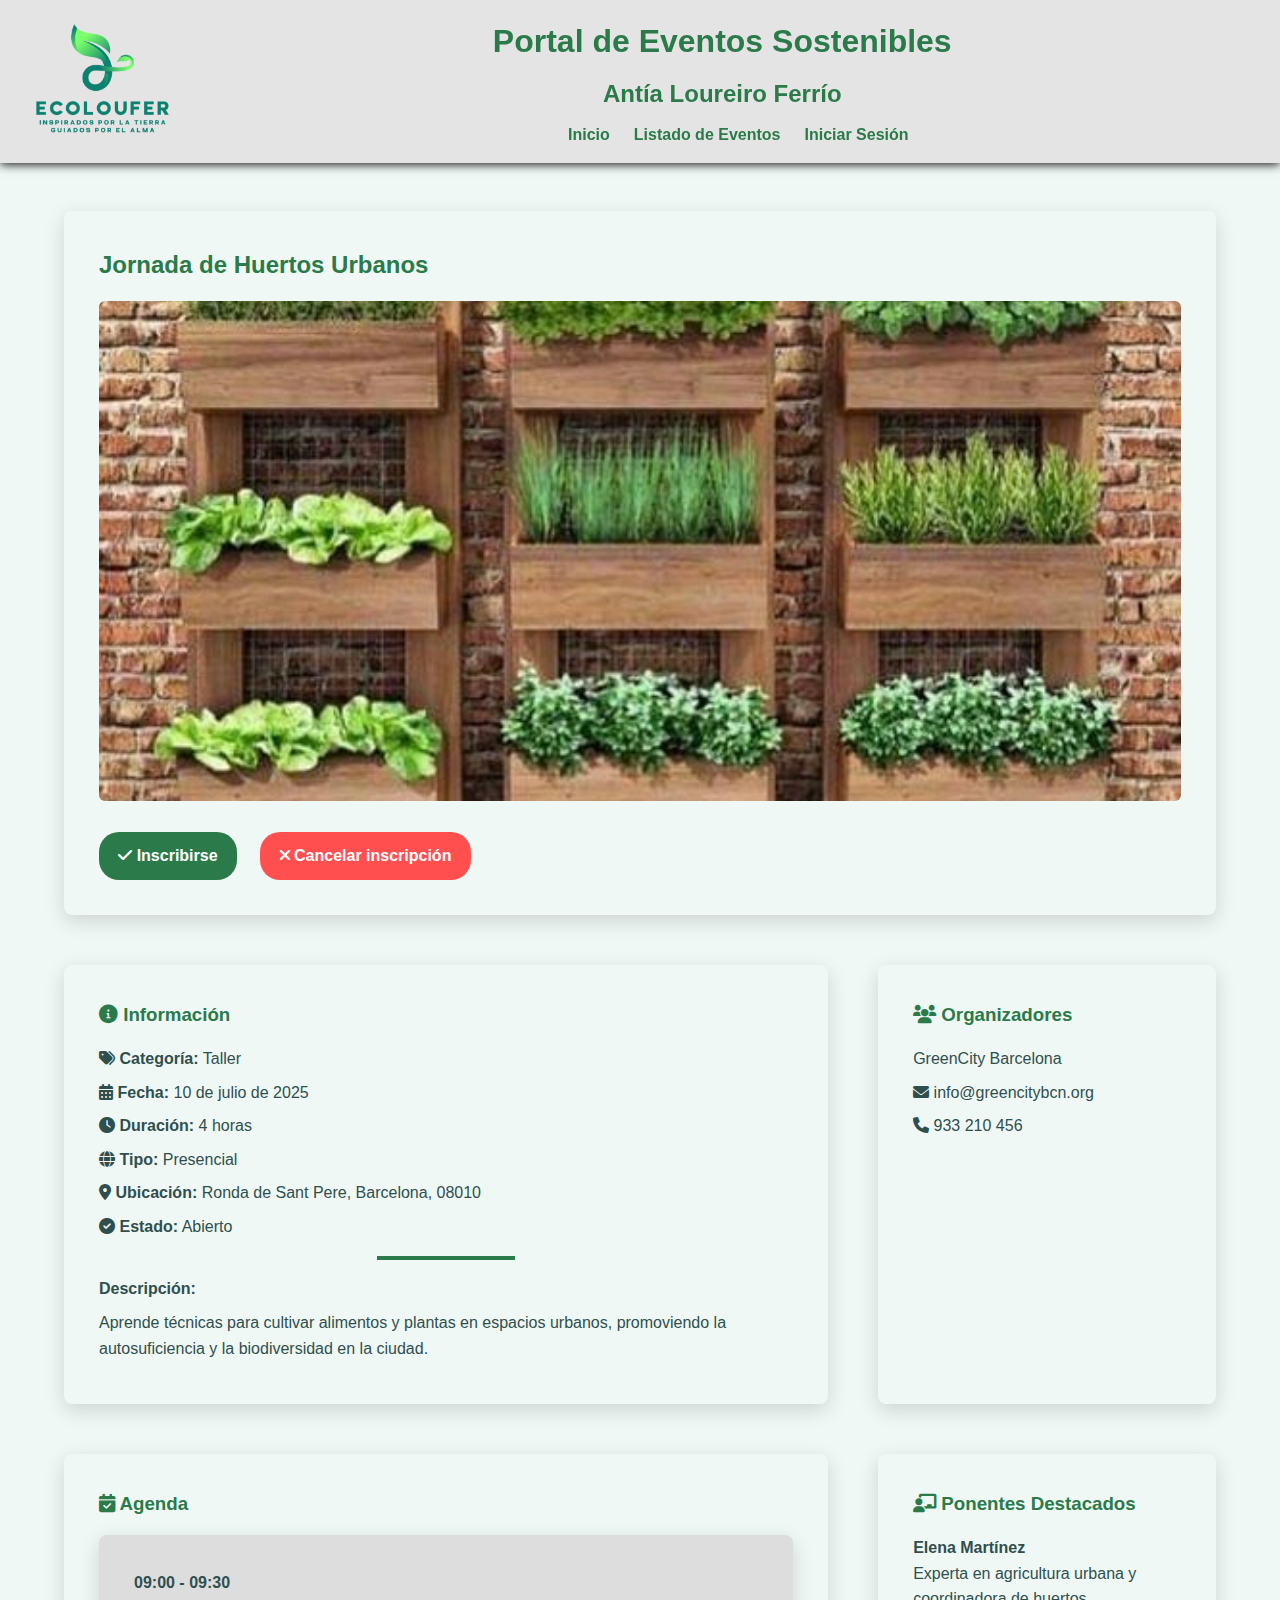
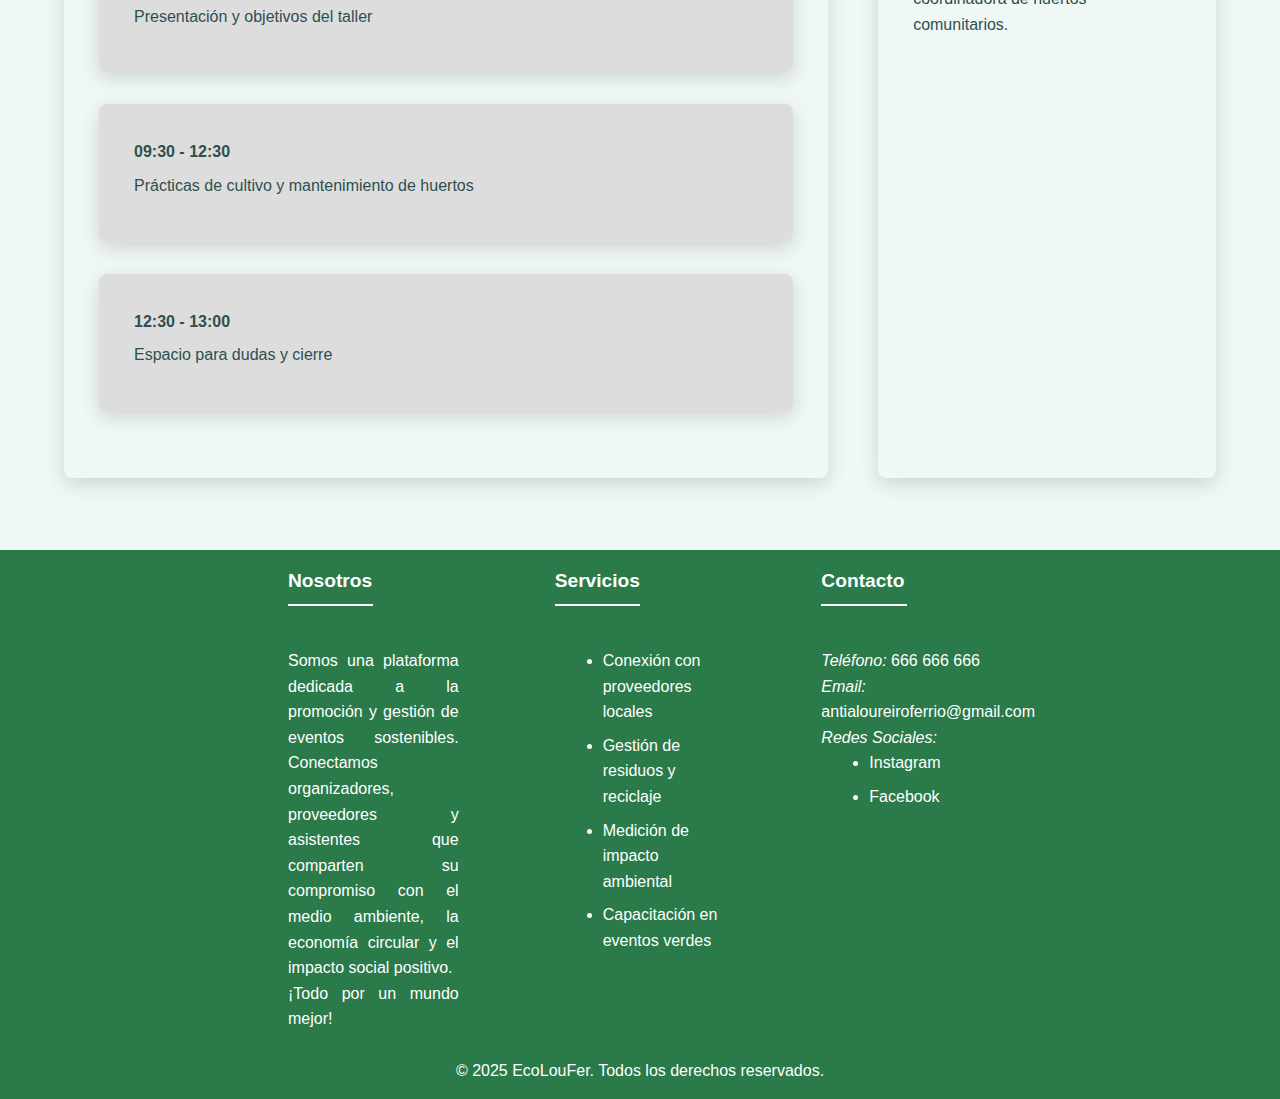
<file: evento4.html>
<!DOCTYPE html>
<html lang="es">
<head>
  <meta charset="UTF-8" />
  <meta name="viewport" content="width=device-width, initial-scale=1" />
  <title>Listado de Eventos - Portal de Eventos Sostenibles</title>
  <link rel="stylesheet" href="css/styles.css" />
  <link rel="stylesheet" href="https://cdnjs.cloudflare.com/ajax/libs/font-awesome/6.0.0-beta3/css/all.min.css">
</head>
<body>
  <header>
    <div class="col-header-logo">
      <img src="images/logo.png" width="100%"/>
    </div>
    <div class="col-header-menu">
      <h1>Portal de Eventos Sostenibles</h1>
      <h2>Antía Loureiro Ferrío</h2>
      <nav>
        <ul>
          <li><a href="index.html">Inicio</a></li>
          <li><a href="eventos.html">Listado de Eventos</a></li>
          <li><a href="inicio-sesion.html">Iniciar Sesión</a></li>
        </ul>
      </nav>
    </div>
  </header>

  <main id="main-evento">
    <section aria-label="Detalles del evento">
      <article class="evento-detalle">
        <div class="cabecera-evento">
          <h2>Jornada de Huertos Urbanos</h2>
          <img src="images/huertos_urbanos.jpg" alt="Jornada de Huertos Urbanos" />
          <a href="inicio-sesion.html"><button class="btn"><i class="fas fa-check"></i> Inscribirse</button></a>
          <a href="inicio-sesion.html"><button class="btn btn-cancelar"><i class="fas fa-times"></i> Cancelar inscripción</button></a>
        </div>

        <div class="info-evento">
          <h3><i class="fas fa-info-circle"></i> Información</h3>
          <p><i class="fas fa-tags"></i> <strong>Categoría:</strong> Taller</p>
          <p><i class="fas fa-calendar-alt"></i> <strong>Fecha:</strong> 10 de julio de 2025</p>
          <p><i class="fas fa-clock"></i> <strong>Duración:</strong> 4 horas</p>
          <p><i class="fas fa-globe"></i> <strong>Tipo:</strong> Presencial</p>
          <p><i class="fas fa-map-marker-alt"></i> <strong>Ubicación:</strong> Ronda de Sant Pere, Barcelona, 08010</p>
          <p><i class="fas fa-check-circle"></i> <strong>Estado:</strong> Abierto</p>
          <hr>
          <p><strong>Descripción:</strong></p>
          <p>
            Aprende técnicas para cultivar alimentos y plantas en espacios urbanos, promoviendo la autosuficiencia
            y la biodiversidad en la ciudad.
          </p>
        </div>

        <div class="org-evento">
          <h3><i class="fas fa-users"></i> Organizadores</h3>
          <p>GreenCity Barcelona</p>
          <p><i class="fas fa-envelope"></i> info@greencitybcn.org</p>
          <p><i class="fas fa-phone"></i> 933 210 456</p>
        </div>

        <div class="agenda-evento">
          <h3><i class="fas fa-calendar-check"></i> Agenda</h3>
          <div class="hora-agenda">
            <p><strong>09:00 - 09:30</strong></p>
            <p>Presentación y objetivos del taller</p>
          </div>
          <div class="hora-agenda">
            <p><strong>09:30 - 12:30</strong></p>
            <p>Prácticas de cultivo y mantenimiento de huertos</p>
          </div>
          <div class="hora-agenda">
            <p><strong>12:30 - 13:00</strong></p>
            <p>Espacio para dudas y cierre</p>
          </div>
        </div>

        <div class="ponentes-evento">
          <h3><i class="fas fa-chalkboard-teacher"></i> Ponentes Destacados</h3>
          <h4>Elena Martínez</h4>
          <p>Experta en agricultura urbana y coordinadora de huertos comunitarios.</p>
        </div>
      </article>
    </section> 
  </main>

  <footer>
    <div class="columnas-footer">
      <div class="col-footer">
        <h3>Nosotros</h3>
        <br>
        <p>
          Somos una plataforma dedicada a la promoción y gestión de eventos sostenibles.
          Conectamos organizadores, proveedores y asistentes que comparten su compromiso
          con el medio ambiente, la economía circular y el impacto social positivo.
        </p>
        <p>¡Todo por un mundo mejor!</p>
      </div>
      <div class="col-footer" id="servicios">
        <h3>Servicios</h3>
        <br>
        <ul>
          <li>Conexión con proveedores locales</li>
          <li>Gestión de residuos y reciclaje</li>
          <li>Medición de impacto ambiental</li>
          <li>Capacitación en eventos verdes</li>
      </ul>
      </div>
      <div class="col-footer">
        <h3>Contacto</h3>
        <br>
        <p><i>Teléfono:</i> 666 666 666</p>
        <p><i>Email:</i> antialoureiroferrio@gmail.com</p>
        <p><i>Redes Sociales:</i></p>
        <ul>
          <li><a href="https://www.instagram.com" target="_blank">Instagram</a></li>
          <li><a href="https://www.facebook.com" target="_blank">Facebook</a></li>
        </ul>
      </div>
    </div>
    <br>
    <p id="derechos">&copy; 2025 EcoLouFer. Todos los derechos reservados.</p>
  </footer>
  <script src="js/filtro-categoria.js"></script>
</body>
</html>
</file>
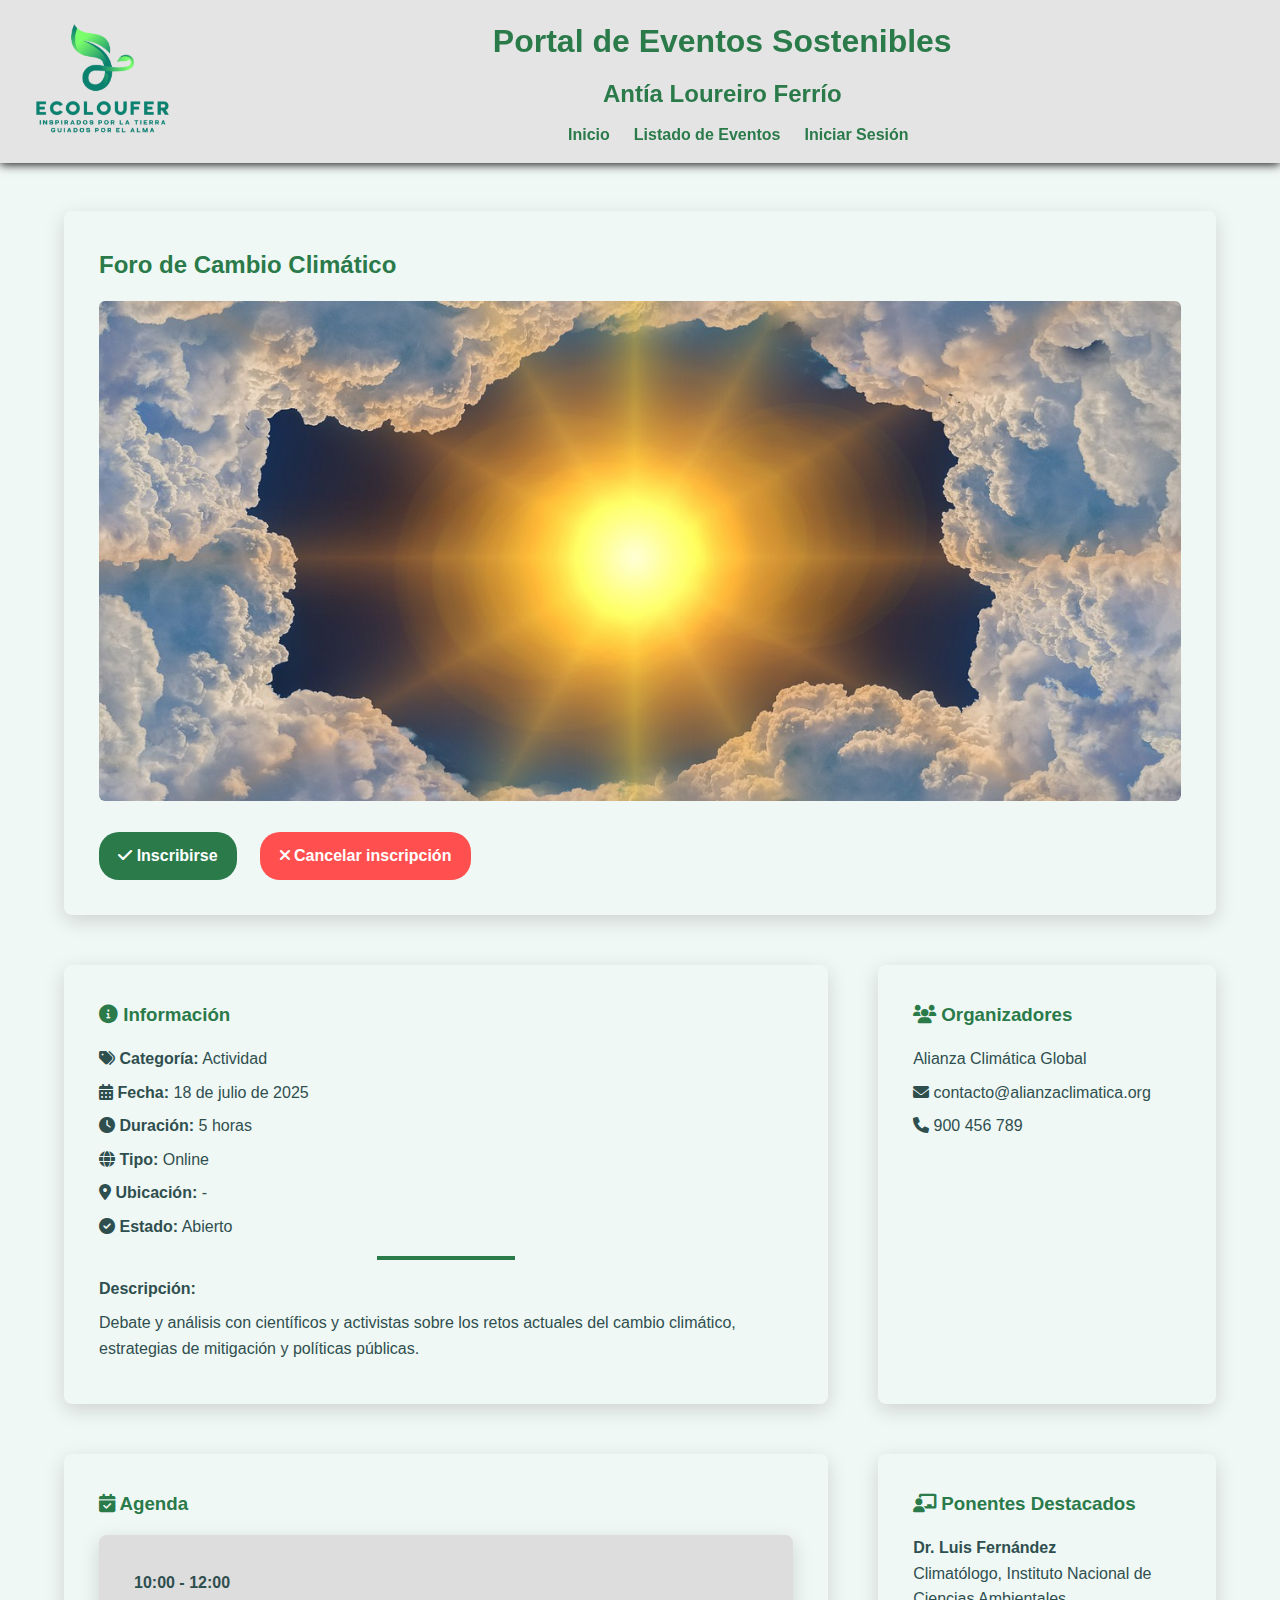
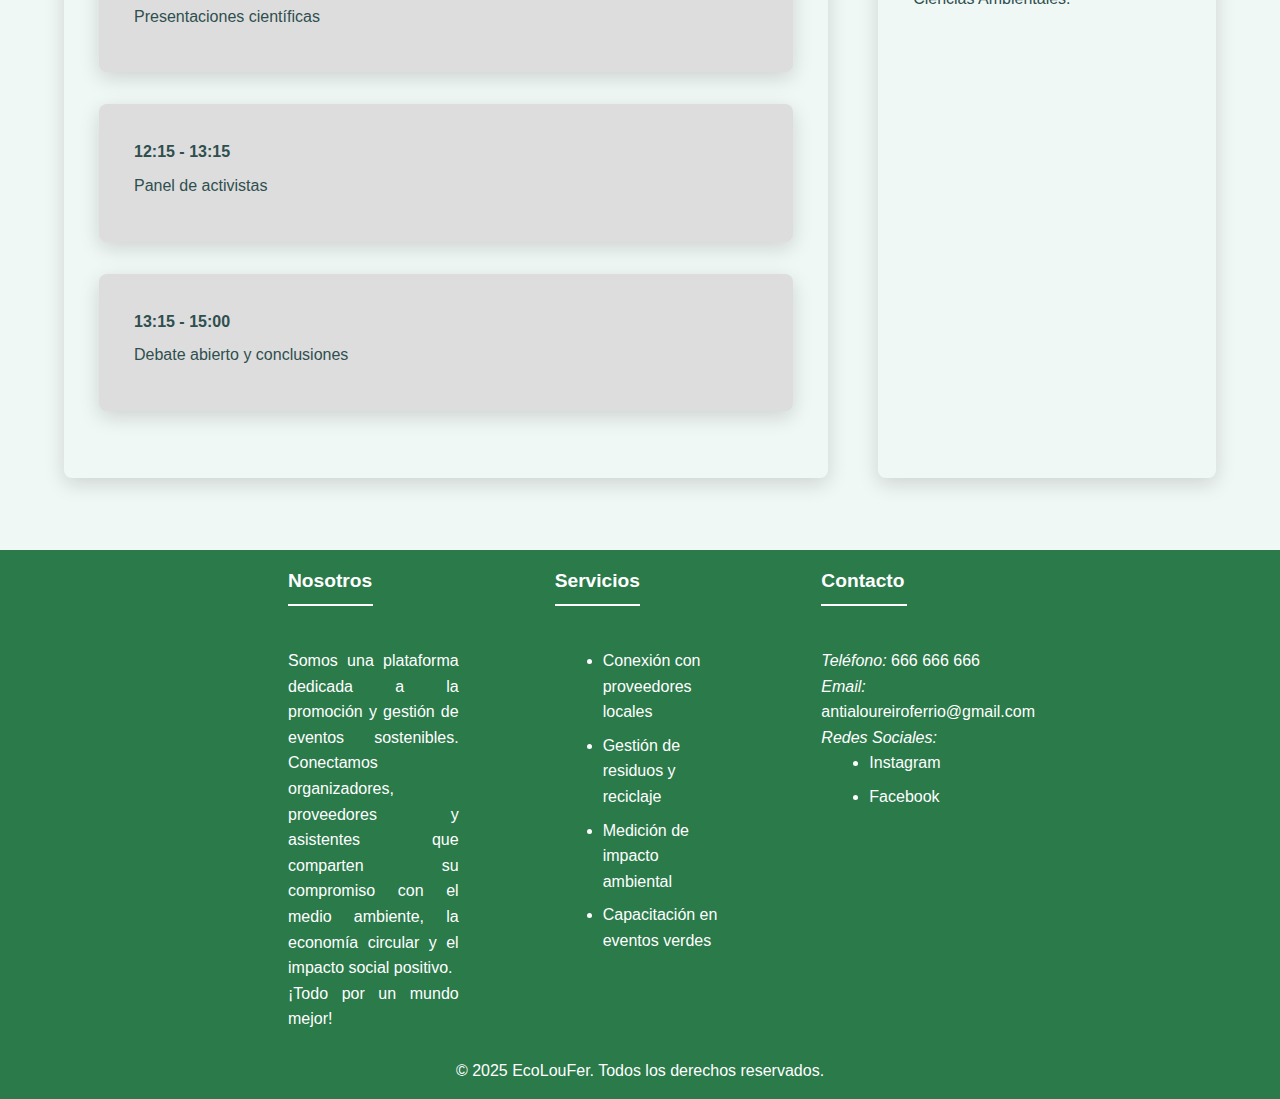
<file: evento5.html>
<!DOCTYPE html>
<html lang="es">
<head>
  <meta charset="UTF-8" />
  <meta name="viewport" content="width=device-width, initial-scale=1" />
  <title>Listado de Eventos - Portal de Eventos Sostenibles</title>
  <link rel="stylesheet" href="css/styles.css" />
  <link rel="stylesheet" href="https://cdnjs.cloudflare.com/ajax/libs/font-awesome/6.0.0-beta3/css/all.min.css">
</head>
<body>
  <header>
    <div class="col-header-logo">
      <img src="images/logo.png" width="100%"/>
    </div>
    <div class="col-header-menu">
      <h1>Portal de Eventos Sostenibles</h1>
      <h2>Antía Loureiro Ferrío</h2>
      <nav>
        <ul>
          <li><a href="index.html">Inicio</a></li>
          <li><a href="eventos.html">Listado de Eventos</a></li>
          <li><a href="inicio-sesion.html">Iniciar Sesión</a></li>
        </ul>
      </nav>
    </div>
  </header>

  <main id="main-evento">
    <section aria-label="Detalles del evento">
      <article class="evento-detalle">
        <div class="cabecera-evento">
          <h2>Foro de Cambio Climático</h2>
          <img src="images/cambio_climatico.jpg" alt="Foro de Cambio Climático" />
          <a href="inicio-sesion.html"><button class="btn"><i class="fas fa-check"></i> Inscribirse</button></a>
          <a href="inicio-sesion.html"><button class="btn btn-cancelar"><i class="fas fa-times"></i> Cancelar inscripción</button></a>
        </div>

        <div class="info-evento">
          <h3><i class="fas fa-info-circle"></i> Información</h3>
          <p><i class="fas fa-tags"></i> <strong>Categoría:</strong> Actividad</p>
          <p><i class="fas fa-calendar-alt"></i> <strong>Fecha:</strong> 18 de julio de 2025</p>
          <p><i class="fas fa-clock"></i> <strong>Duración:</strong> 5 horas</p>
          <p><i class="fas fa-globe"></i> <strong>Tipo:</strong> Online</p>
          <p><i class="fas fa-map-marker-alt"></i> <strong>Ubicación:</strong> -</p>
          <p><i class="fas fa-check-circle"></i> <strong>Estado:</strong> Abierto</p>
          <hr>
          <p><strong>Descripción:</strong></p>
          <p>
            Debate y análisis con científicos y activistas sobre los retos actuales del cambio climático,
            estrategias de mitigación y políticas públicas.
          </p>
        </div>

        <div class="org-evento">
          <h3><i class="fas fa-users"></i> Organizadores</h3>
          <p>Alianza Climática Global</p>
          <p><i class="fas fa-envelope"></i> contacto@alianzaclimatica.org</p>
          <p><i class="fas fa-phone"></i> 900 456 789</p>
        </div>

        <div class="agenda-evento">
          <h3><i class="fas fa-calendar-check"></i> Agenda</h3>
          <div class="hora-agenda">
            <p><strong>10:00 - 12:00</strong></p>
            <p>Presentaciones científicas</p>
          </div>
          <div class="hora-agenda">
            <p><strong>12:15 - 13:15</strong></p>
            <p>Panel de activistas</p>
          </div>
          <div class="hora-agenda">
            <p><strong>13:15 - 15:00</strong></p>
            <p>Debate abierto y conclusiones</p>
          </div>
        </div>

        <div class="ponentes-evento">
          <h3><i class="fas fa-chalkboard-teacher"></i> Ponentes Destacados</h3>
          <h4>Dr. Luis Fernández</h4>
          <p>Climatólogo, Instituto Nacional de Ciencias Ambientales.</p>
        </div>
      </article>
    </section> 
  </main>

  <footer>
    <div class="columnas-footer">
      <div class="col-footer">
        <h3>Nosotros</h3>
        <br>
        <p>
          Somos una plataforma dedicada a la promoción y gestión de eventos sostenibles.
          Conectamos organizadores, proveedores y asistentes que comparten su compromiso
          con el medio ambiente, la economía circular y el impacto social positivo.
        </p>
        <p>¡Todo por un mundo mejor!</p>
      </div>
      <div class="col-footer" id="servicios">
        <h3>Servicios</h3>
        <br>
        <ul>
          <li>Conexión con proveedores locales</li>
          <li>Gestión de residuos y reciclaje</li>
          <li>Medición de impacto ambiental</li>
          <li>Capacitación en eventos verdes</li>
      </ul>
      </div>
      <div class="col-footer">
        <h3>Contacto</h3>
        <br>
        <p><i>Teléfono:</i> 666 666 666</p>
        <p><i>Email:</i> antialoureiroferrio@gmail.com</p>
        <p><i>Redes Sociales:</i></p>
        <ul>
          <li><a href="https://www.instagram.com" target="_blank">Instagram</a></li>
          <li><a href="https://www.facebook.com" target="_blank">Facebook</a></li>
        </ul>
      </div>
    </div>
    <br>
    <p id="derechos">&copy; 2025 EcoLouFer. Todos los derechos reservados.</p>
  </footer>
  <script src="js/filtro-categoria.js"></script>
</body>
</html>
</file>
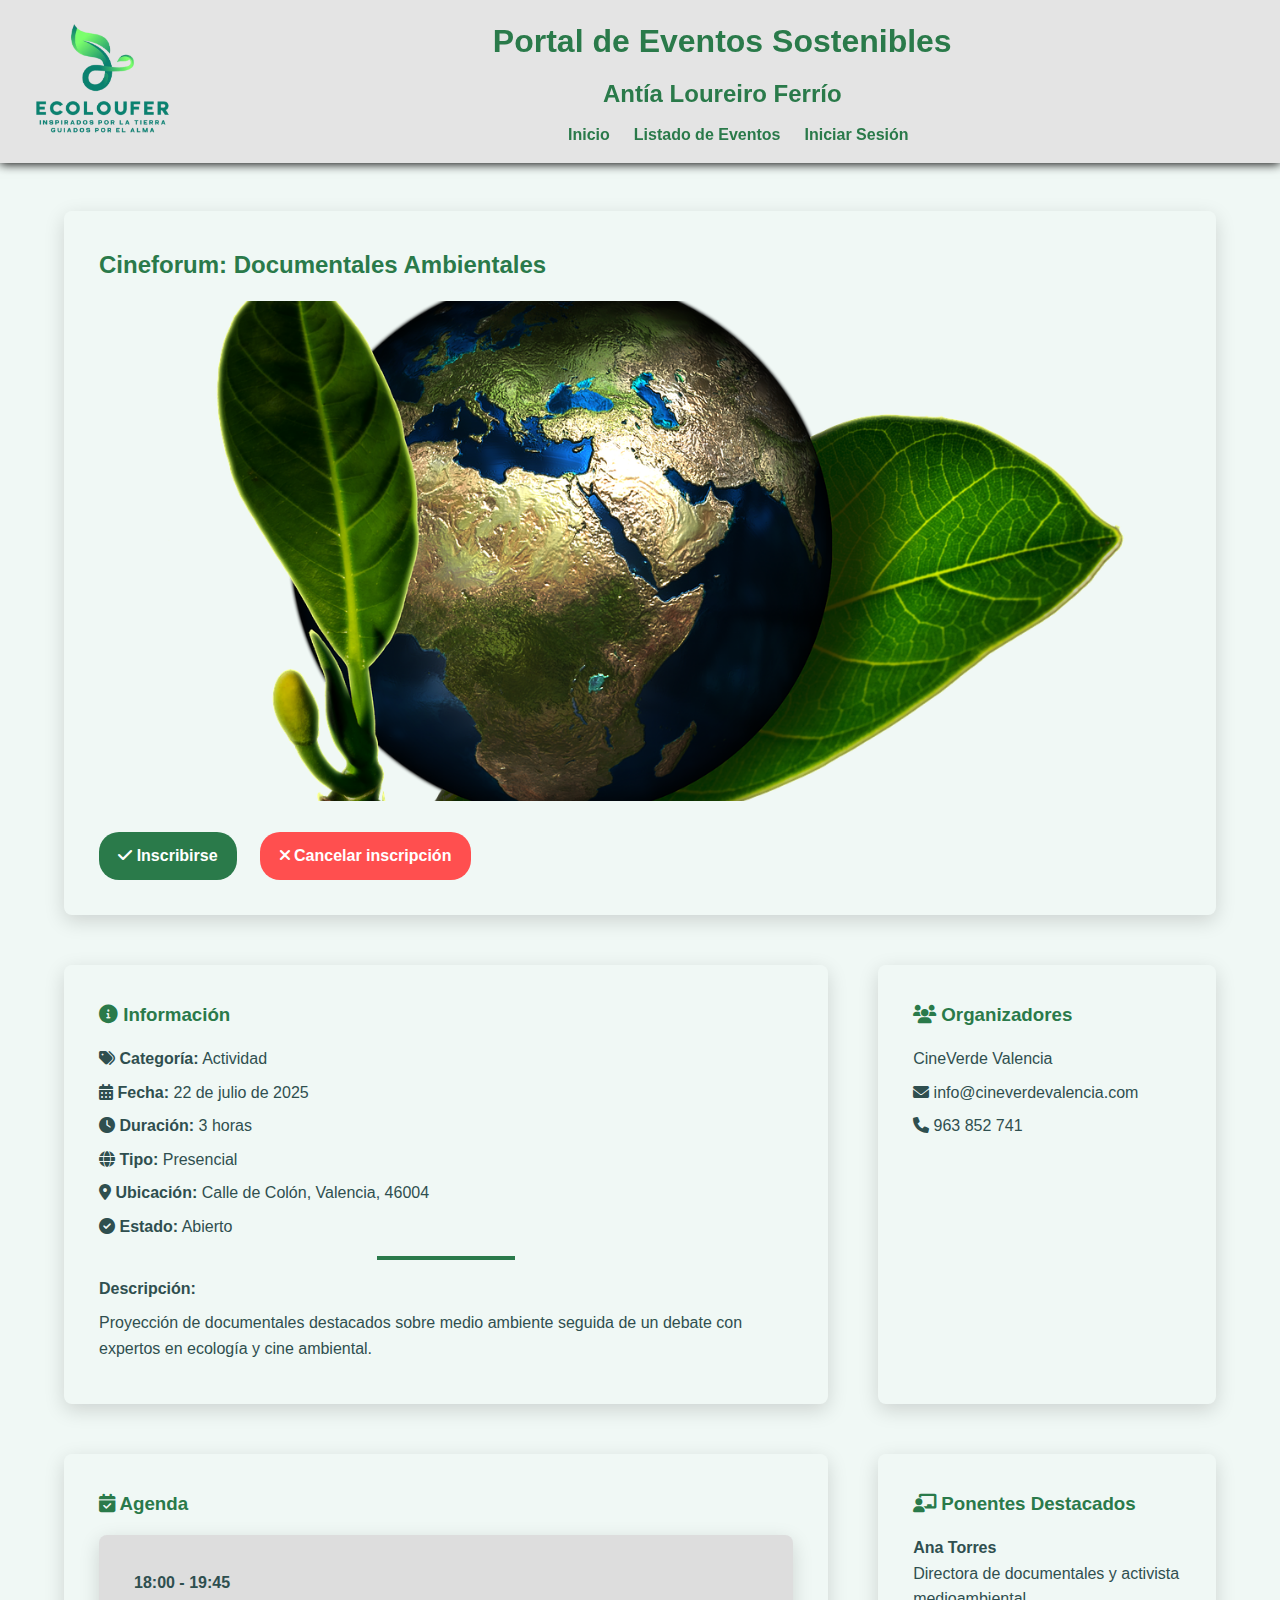
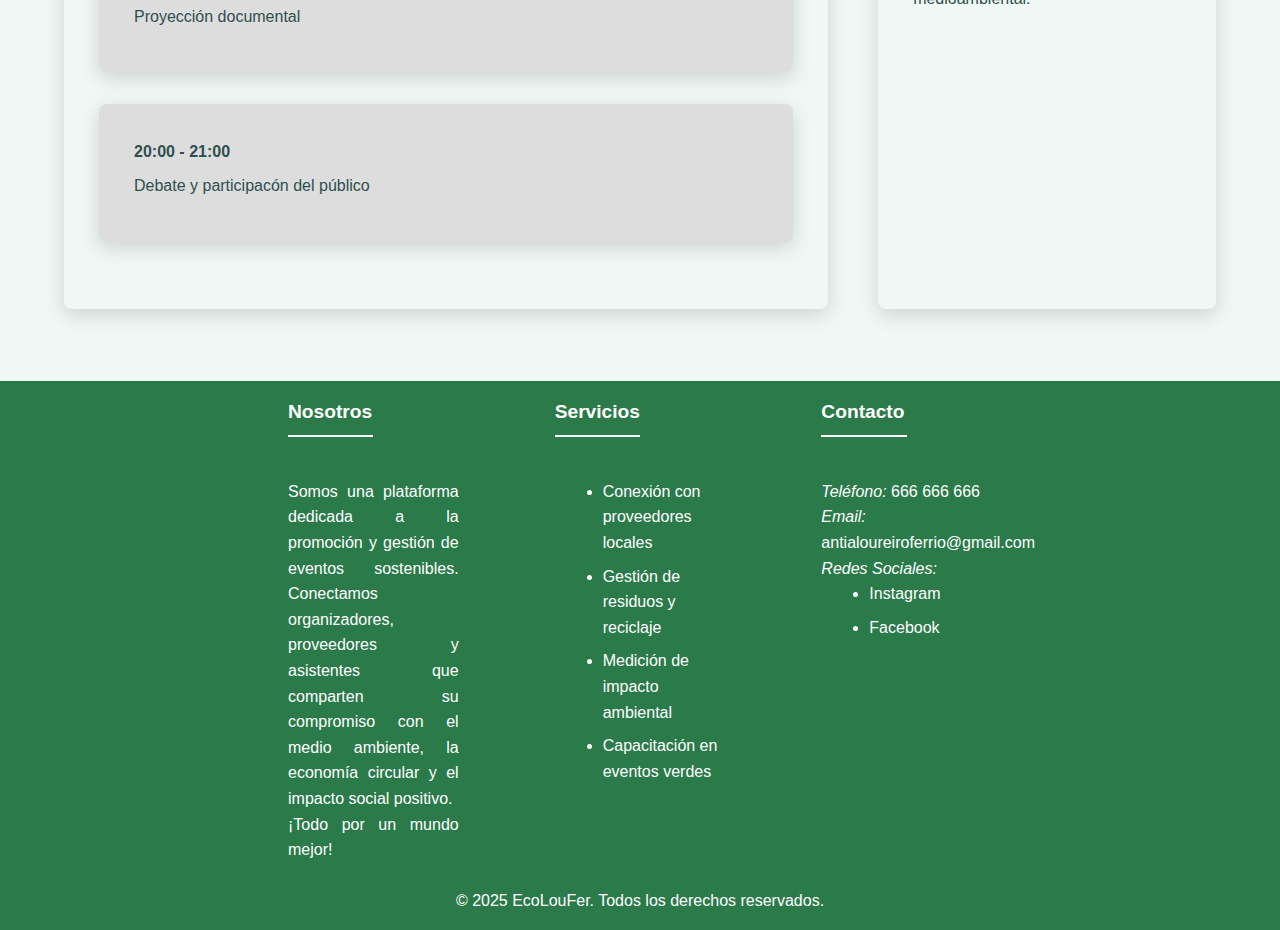
<file: evento6.html>
<!DOCTYPE html>
<html lang="es">
<head>
  <meta charset="UTF-8" />
  <meta name="viewport" content="width=device-width, initial-scale=1" />
  <title>Listado de Eventos - Portal de Eventos Sostenibles</title>
  <link rel="stylesheet" href="css/styles.css" />
  <link rel="stylesheet" href="https://cdnjs.cloudflare.com/ajax/libs/font-awesome/6.0.0-beta3/css/all.min.css">
</head>
<body>
  <header>
    <div class="col-header-logo">
      <img src="images/logo.png" width="100%"/>
    </div>
    <div class="col-header-menu">
      <h1>Portal de Eventos Sostenibles</h1>
      <h2>Antía Loureiro Ferrío</h2>
      <nav>
        <ul>
          <li><a href="index.html">Inicio</a></li>
          <li><a href="eventos.html">Listado de Eventos</a></li>
          <li><a href="inicio-sesion.html">Iniciar Sesión</a></li>
        </ul>
      </nav>
    </div>
  </header>

  <main id="main-evento">
    <section aria-label="Detalles del evento">
      <article class="evento-detalle">
        <div class="cabecera-evento">
          <h2>Cineforum: Documentales Ambientales</h2>
          <img src="images/documentales_ambientales.png" alt="Cineforum: Documentales Ambientales" />
          <a href="inicio-sesion.html"><button class="btn"><i class="fas fa-check"></i> Inscribirse</button></a>
          <a href="inicio-sesion.html"><button class="btn btn-cancelar"><i class="fas fa-times"></i> Cancelar inscripción</button></a>
        </div>

        <div class="info-evento">
          <h3><i class="fas fa-info-circle"></i> Información</h3>
          <p><i class="fas fa-tags"></i> <strong>Categoría:</strong> Actividad</p>
          <p><i class="fas fa-calendar-alt"></i> <strong>Fecha:</strong> 22 de julio de 2025</p>
          <p><i class="fas fa-clock"></i> <strong>Duración:</strong> 3 horas</p>
          <p><i class="fas fa-globe"></i> <strong>Tipo:</strong> Presencial</p>
          <p><i class="fas fa-map-marker-alt"></i> <strong>Ubicación:</strong> Calle de Colón, Valencia, 46004</p>
          <p><i class="fas fa-check-circle"></i> <strong>Estado:</strong> Abierto</p>
          <hr>
          <p><strong>Descripción:</strong></p>
          <p>
            Proyección de documentales destacados sobre medio ambiente seguida de un debate con expertos
            en ecología y cine ambiental.
          </p>
        </div>

        <div class="org-evento">
          <h3><i class="fas fa-users"></i> Organizadores</h3>
          <p>CineVerde Valencia</p>
          <p><i class="fas fa-envelope"></i> info@cineverdevalencia.com</p>
          <p><i class="fas fa-phone"></i> 963 852 741</p>
        </div>

        <div class="agenda-evento">
          <h3><i class="fas fa-calendar-check"></i> Agenda</h3>
          <div class="hora-agenda">
            <p><strong>18:00 - 19:45</strong></p>
            <p>Proyección documental</p>
          </div>
          <div class="hora-agenda">
            <p><strong>20:00 - 21:00</strong></p>
            <p>Debate y participacón del público</p>
          </div>
        </div>

        <div class="ponentes-evento">
          <h3><i class="fas fa-chalkboard-teacher"></i> Ponentes Destacados</h3>
          <h4>Ana Torres</h4>
          <p>Directora de documentales y activista medioambiental.</p>
        </div>
      </article>
    </section> 
  </main>

  <footer>
    <div class="columnas-footer">
      <div class="col-footer">
        <h3>Nosotros</h3>
        <br>
        <p>
          Somos una plataforma dedicada a la promoción y gestión de eventos sostenibles.
          Conectamos organizadores, proveedores y asistentes que comparten su compromiso
          con el medio ambiente, la economía circular y el impacto social positivo.
        </p>
        <p>¡Todo por un mundo mejor!</p>
      </div>
      <div class="col-footer" id="servicios">
        <h3>Servicios</h3>
        <br>
        <ul>
          <li>Conexión con proveedores locales</li>
          <li>Gestión de residuos y reciclaje</li>
          <li>Medición de impacto ambiental</li>
          <li>Capacitación en eventos verdes</li>
      </ul>
      </div>
      <div class="col-footer">
        <h3>Contacto</h3>
        <br>
        <p><i>Teléfono:</i> 666 666 666</p>
        <p><i>Email:</i> antialoureiroferrio@gmail.com</p>
        <p><i>Redes Sociales:</i></p>
        <ul>
          <li><a href="https://www.instagram.com" target="_blank">Instagram</a></li>
          <li><a href="https://www.facebook.com" target="_blank">Facebook</a></li>
        </ul>
      </div>
    </div>
    <br>
    <p id="derechos">&copy; 2025 EcoLouFer. Todos los derechos reservados.</p>
  </footer>
  <script src="js/filtro-categoria.js"></script>
</body>
</html>
</file>
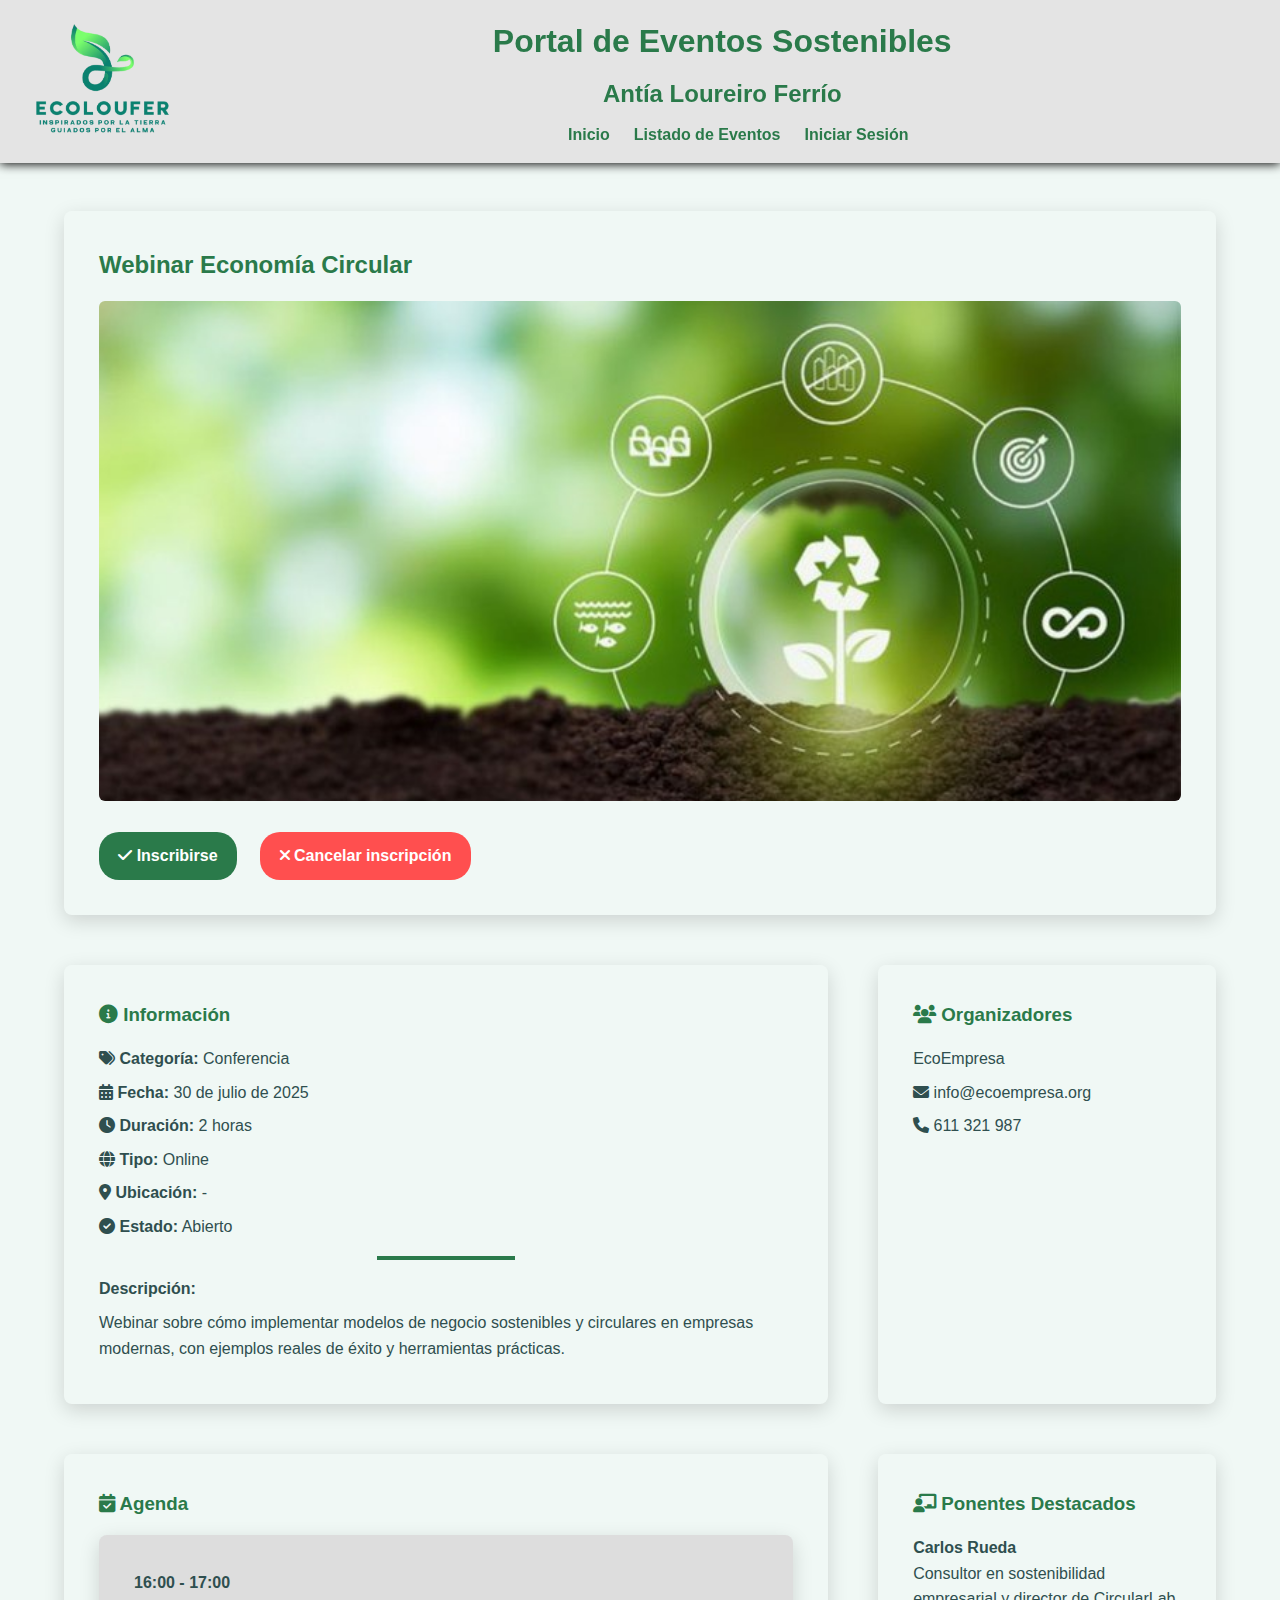
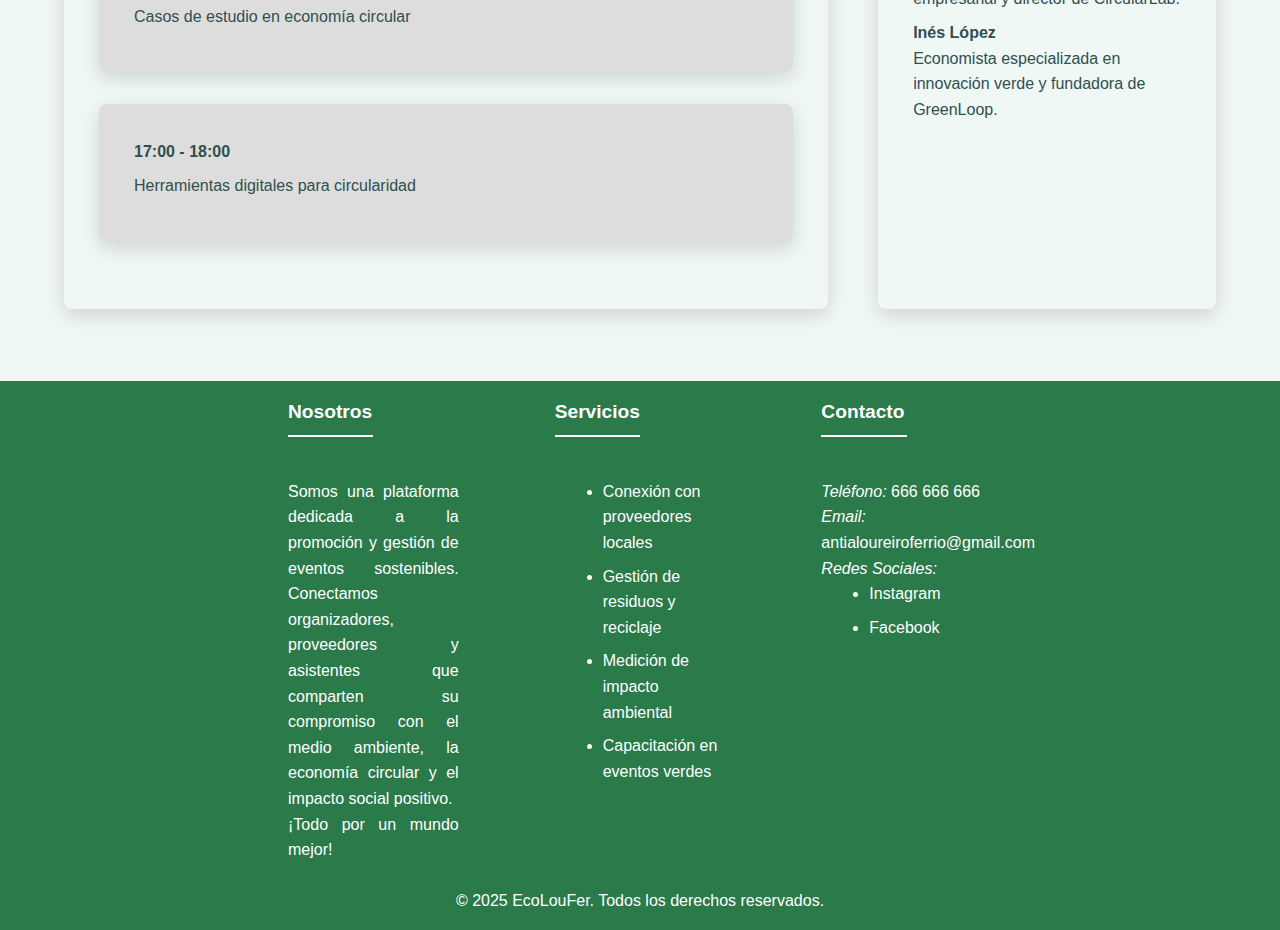
<file: evento7.html>
<!DOCTYPE html>
<html lang="es">
<head>
  <meta charset="UTF-8" />
  <meta name="viewport" content="width=device-width, initial-scale=1" />
  <title>Listado de Eventos - Portal de Eventos Sostenibles</title>
  <link rel="stylesheet" href="css/styles.css" />
  <link rel="stylesheet" href="https://cdnjs.cloudflare.com/ajax/libs/font-awesome/6.0.0-beta3/css/all.min.css">
</head>
<body>
  <header>
    <div class="col-header-logo">
      <img src="images/logo.png" width="100%"/>
    </div>
    <div class="col-header-menu">
      <h1>Portal de Eventos Sostenibles</h1>
      <h2>Antía Loureiro Ferrío</h2>
      <nav>
        <ul>
          <li><a href="index.html">Inicio</a></li>
          <li><a href="eventos.html">Listado de Eventos</a></li>
          <li><a href="inicio-sesion.html">Iniciar Sesión</a></li>
        </ul>
      </nav>
    </div>
  </header>

  <main id="main-evento">
    <section aria-label="Detalles del evento">
      <article class="evento-detalle">
        <div class="cabecera-evento">
          <h2>Webinar Economía Circular</h2>
          <img src="images/economia_circular.jpeg" alt="Webinar Economía Circular" />
          <a href="inicio-sesion.html"><button class="btn"><i class="fas fa-check"></i> Inscribirse</button></a>
          <a href="inicio-sesion.html"><button class="btn btn-cancelar"><i class="fas fa-times"></i> Cancelar inscripción</button></a>
        </div>

        <div class="info-evento">
          <h3><i class="fas fa-info-circle"></i> Información</h3>
          <p><i class="fas fa-tags"></i> <strong>Categoría:</strong> Conferencia</p>
          <p><i class="fas fa-calendar-alt"></i> <strong>Fecha:</strong> 30 de julio de 2025</p>
          <p><i class="fas fa-clock"></i> <strong>Duración:</strong> 2 horas</p>
          <p><i class="fas fa-globe"></i> <strong>Tipo:</strong> Online</p>
          <p><i class="fas fa-map-marker-alt"></i> <strong>Ubicación:</strong> -</p>
          <p><i class="fas fa-check-circle"></i> <strong>Estado:</strong> Abierto</p>
          <hr>
          <p><strong>Descripción:</strong></p>
          <p>
            Webinar sobre cómo implementar modelos de negocio sostenibles y circulares en empresas modernas,
            con ejemplos reales de éxito y herramientas prácticas.
          </p>
        </div>

        <div class="org-evento">
          <h3><i class="fas fa-users"></i> Organizadores</h3>
          <p>EcoEmpresa</p>
          <p><i class="fas fa-envelope"></i> info@ecoempresa.org</p>
          <p><i class="fas fa-phone"></i> 611 321 987</p>
        </div>

        <div class="agenda-evento">
          <h3><i class="fas fa-calendar-check"></i> Agenda</h3>
          <div class="hora-agenda">
            <p><strong>16:00 - 17:00</strong></p>
            <p>Casos de estudio en economía circular</p>
          </div>
          <div class="hora-agenda">
            <p><strong>17:00 - 18:00</strong></p>
            <p>Herramientas digitales para circularidad</p>
          </div>
        </div>

        <div class="ponentes-evento">
          <h3><i class="fas fa-chalkboard-teacher"></i> Ponentes Destacados</h3>
          <h4>Carlos Rueda</h4>
          <p>Consultor en sostenibilidad empresarial y director de CircularLab.</p>
          <h4>Inés López</h4>
          <p>Economista especializada en innovación verde y fundadora de GreenLoop.</p>
        </div>
      </article>
    </section> 
  </main>

  <footer>
    <div class="columnas-footer">
      <div class="col-footer">
        <h3>Nosotros</h3>
        <br>
        <p>
          Somos una plataforma dedicada a la promoción y gestión de eventos sostenibles.
          Conectamos organizadores, proveedores y asistentes que comparten su compromiso
          con el medio ambiente, la economía circular y el impacto social positivo.
        </p>
        <p>¡Todo por un mundo mejor!</p>
      </div>
      <div class="col-footer" id="servicios">
        <h3>Servicios</h3>
        <br>
        <ul>
          <li>Conexión con proveedores locales</li>
          <li>Gestión de residuos y reciclaje</li>
          <li>Medición de impacto ambiental</li>
          <li>Capacitación en eventos verdes</li>
      </ul>
      </div>
      <div class="col-footer">
        <h3>Contacto</h3>
        <br>
        <p><i>Teléfono:</i> 666 666 666</p>
        <p><i>Email:</i> antialoureiroferrio@gmail.com</p>
        <p><i>Redes Sociales:</i></p>
        <ul>
          <li><a href="https://www.instagram.com" target="_blank">Instagram</a></li>
          <li><a href="https://www.facebook.com" target="_blank">Facebook</a></li>
        </ul>
      </div>
    </div>
    <br>
    <p id="derechos">&copy; 2025 EcoLouFer. Todos los derechos reservados.</p>
  </footer>
  <script src="js/filtro-categoria.js"></script>
</body>
</html>
</file>
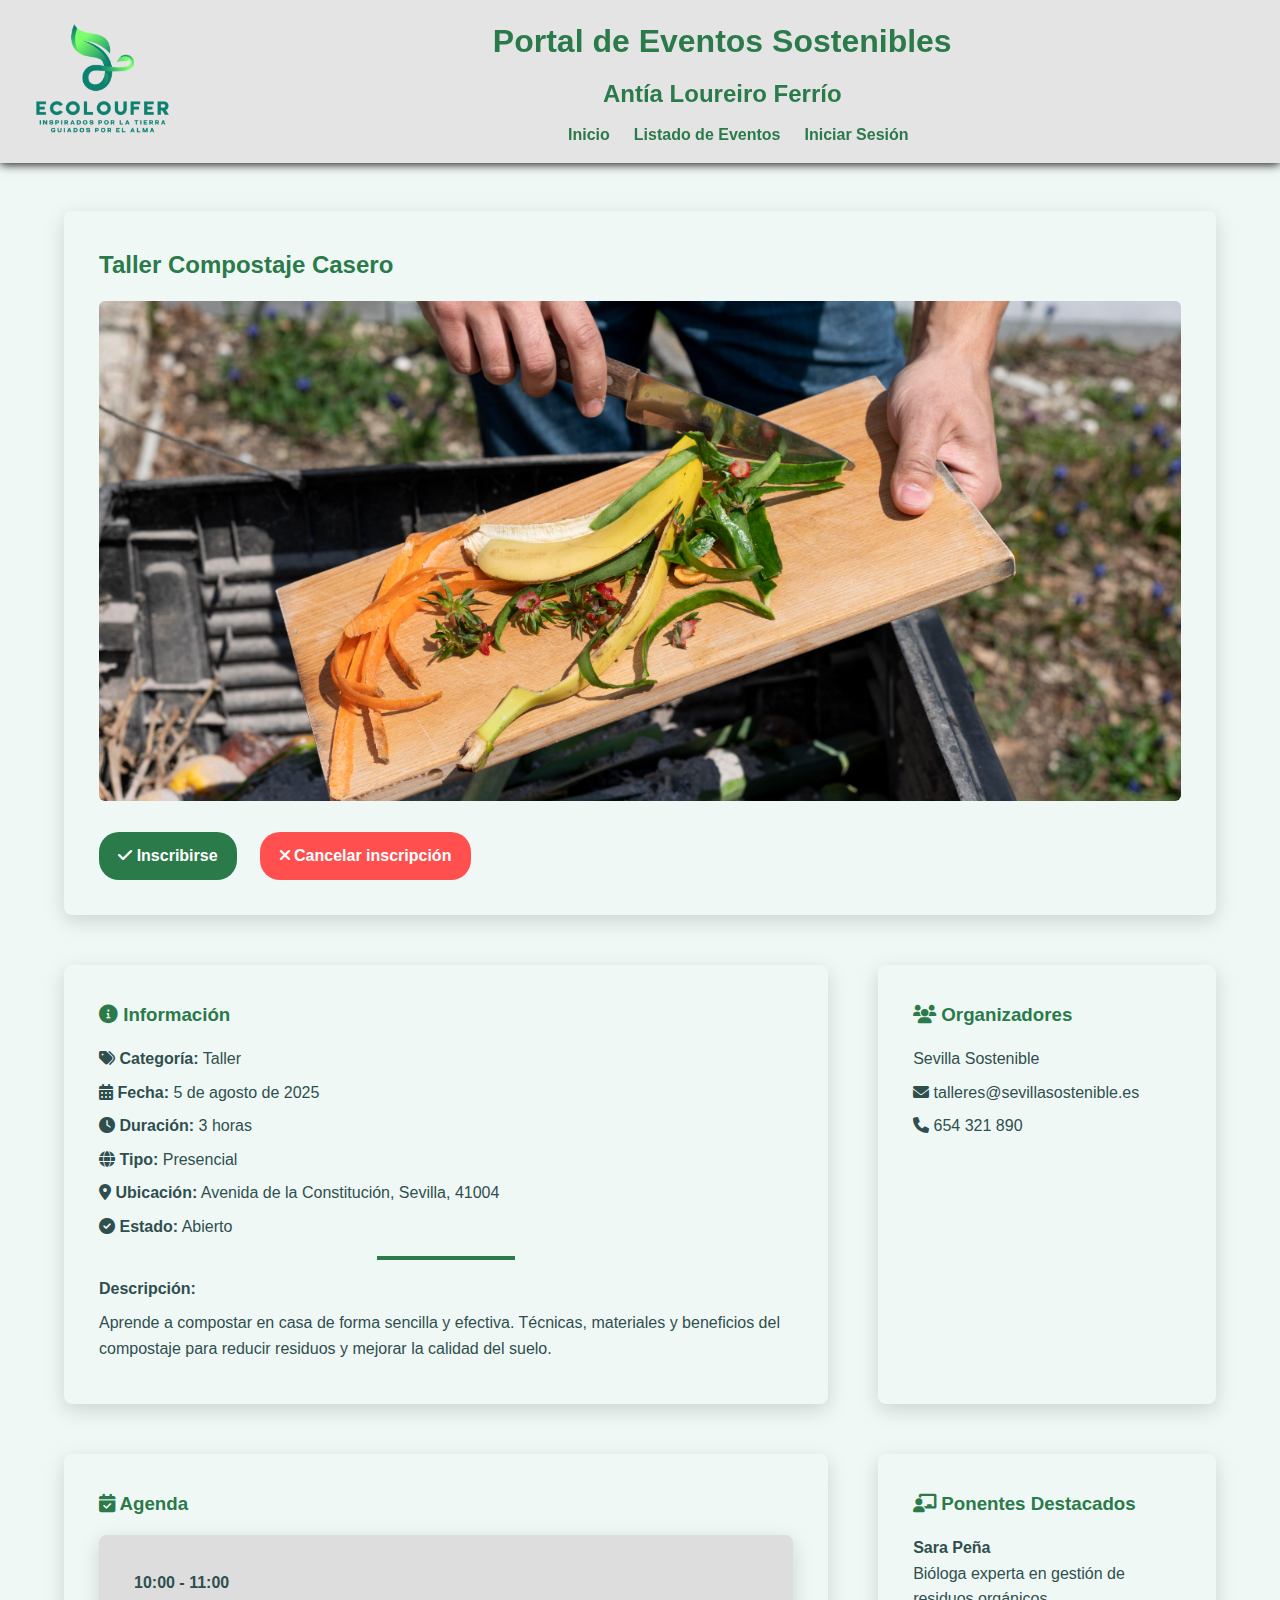
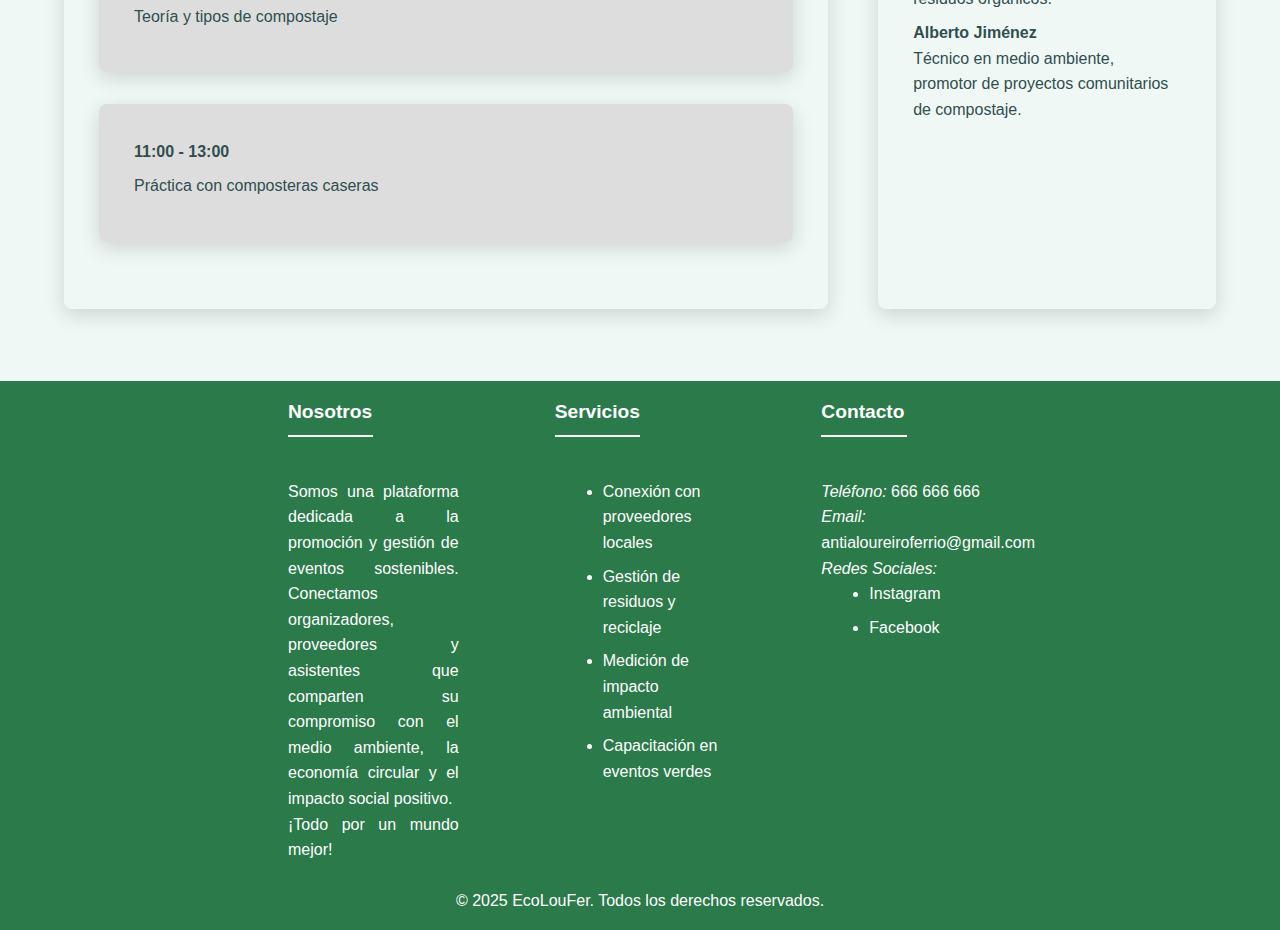
<file: evento8.html>
<!DOCTYPE html>
<html lang="es">
<head>
  <meta charset="UTF-8" />
  <meta name="viewport" content="width=device-width, initial-scale=1" />
  <title>Listado de Eventos - Portal de Eventos Sostenibles</title>
  <link rel="stylesheet" href="css/styles.css" />
  <link rel="stylesheet" href="https://cdnjs.cloudflare.com/ajax/libs/font-awesome/6.0.0-beta3/css/all.min.css">
</head>
<body>
  <header>
    <div class="col-header-logo">
      <img src="images/logo.png" width="100%"/>
    </div>
    <div class="col-header-menu">
      <h1>Portal de Eventos Sostenibles</h1>
      <h2>Antía Loureiro Ferrío</h2>
      <nav>
        <ul>
          <li><a href="index.html">Inicio</a></li>
          <li><a href="eventos.html">Listado de Eventos</a></li>
          <li><a href="inicio-sesion.html">Iniciar Sesión</a></li>
        </ul>
      </nav>
    </div>
  </header>

  <main id="main-evento">
    <section aria-label="Detalles del evento">
      <article class="evento-detalle">
        <div class="cabecera-evento">
          <h2>Taller Compostaje Casero</h2>
          <img src="images/compostaje_casero.jpg" alt="Taller Compostaje Casero" />
          <a href="inicio-sesion.html"><button class="btn"><i class="fas fa-check"></i> Inscribirse</button></a>
          <a href="inicio-sesion.html"><button class="btn btn-cancelar"><i class="fas fa-times"></i> Cancelar inscripción</button></a>
        </div>

        <div class="info-evento">
          <h3><i class="fas fa-info-circle"></i> Información</h3>
          <p><i class="fas fa-tags"></i> <strong>Categoría:</strong> Taller</p>
          <p><i class="fas fa-calendar-alt"></i> <strong>Fecha:</strong> 5 de agosto de 2025</p>
          <p><i class="fas fa-clock"></i> <strong>Duración:</strong> 3 horas</p>
          <p><i class="fas fa-globe"></i> <strong>Tipo:</strong> Presencial</p>
          <p><i class="fas fa-map-marker-alt"></i> <strong>Ubicación:</strong> Avenida de la Constitución, Sevilla, 41004</p>
          <p><i class="fas fa-check-circle"></i> <strong>Estado:</strong> Abierto</p>
          <hr>
          <p><strong>Descripción:</strong></p>
          <p>
             Aprende a compostar en casa de forma sencilla y efectiva. Técnicas, materiales y beneficios del
              compostaje para reducir residuos y mejorar la calidad del suelo.
          </p>
        </div>

        <div class="org-evento">
          <h3><i class="fas fa-users"></i> Organizadores</h3>
          <p>Sevilla Sostenible</p>
          <p><i class="fas fa-envelope"></i> talleres@sevillasostenible.es</p>
          <p><i class="fas fa-phone"></i> 654 321 890</p>
        </div>

        <div class="agenda-evento">
          <h3><i class="fas fa-calendar-check"></i> Agenda</h3>
          <div class="hora-agenda">
            <p><strong>10:00 - 11:00</strong></p>
            <p>Teoría y tipos de compostaje</p>
          </div>
          <div class="hora-agenda">
            <p><strong>11:00 - 13:00</strong></p>
            <p>Práctica con composteras caseras</p>
          </div>
        </div>

        <div class="ponentes-evento">
          <h3><i class="fas fa-chalkboard-teacher"></i> Ponentes Destacados</h3>
          <h4>Sara Peña</h4>
          <p>Bióloga experta en gestión de residuos orgánicos.</p>
          <h4>Alberto Jiménez</h4>
          <p>Técnico en medio ambiente, promotor de proyectos comunitarios de compostaje.</p>
        </div>
      </article>
    </section> 
  </main>

  <footer>
    <div class="columnas-footer">
      <div class="col-footer">
        <h3>Nosotros</h3>
        <br>
        <p>
          Somos una plataforma dedicada a la promoción y gestión de eventos sostenibles.
          Conectamos organizadores, proveedores y asistentes que comparten su compromiso
          con el medio ambiente, la economía circular y el impacto social positivo.
        </p>
        <p>¡Todo por un mundo mejor!</p>
      </div>
      <div class="col-footer" id="servicios">
        <h3>Servicios</h3>
        <br>
        <ul>
          <li>Conexión con proveedores locales</li>
          <li>Gestión de residuos y reciclaje</li>
          <li>Medición de impacto ambiental</li>
          <li>Capacitación en eventos verdes</li>
      </ul>
      </div>
      <div class="col-footer">
        <h3>Contacto</h3>
        <br>
        <p><i>Teléfono:</i> 666 666 666</p>
        <p><i>Email:</i> antialoureiroferrio@gmail.com</p>
        <p><i>Redes Sociales:</i></p>
        <ul>
          <li><a href="https://www.instagram.com" target="_blank">Instagram</a></li>
          <li><a href="https://www.facebook.com" target="_blank">Facebook</a></li>
        </ul>
      </div>
    </div>
    <br>
    <p id="derechos">&copy; 2025 EcoLouFer. Todos los derechos reservados.</p>
  </footer>
  <script src="js/filtro-categoria.js"></script>
</body>
</html>
</file>
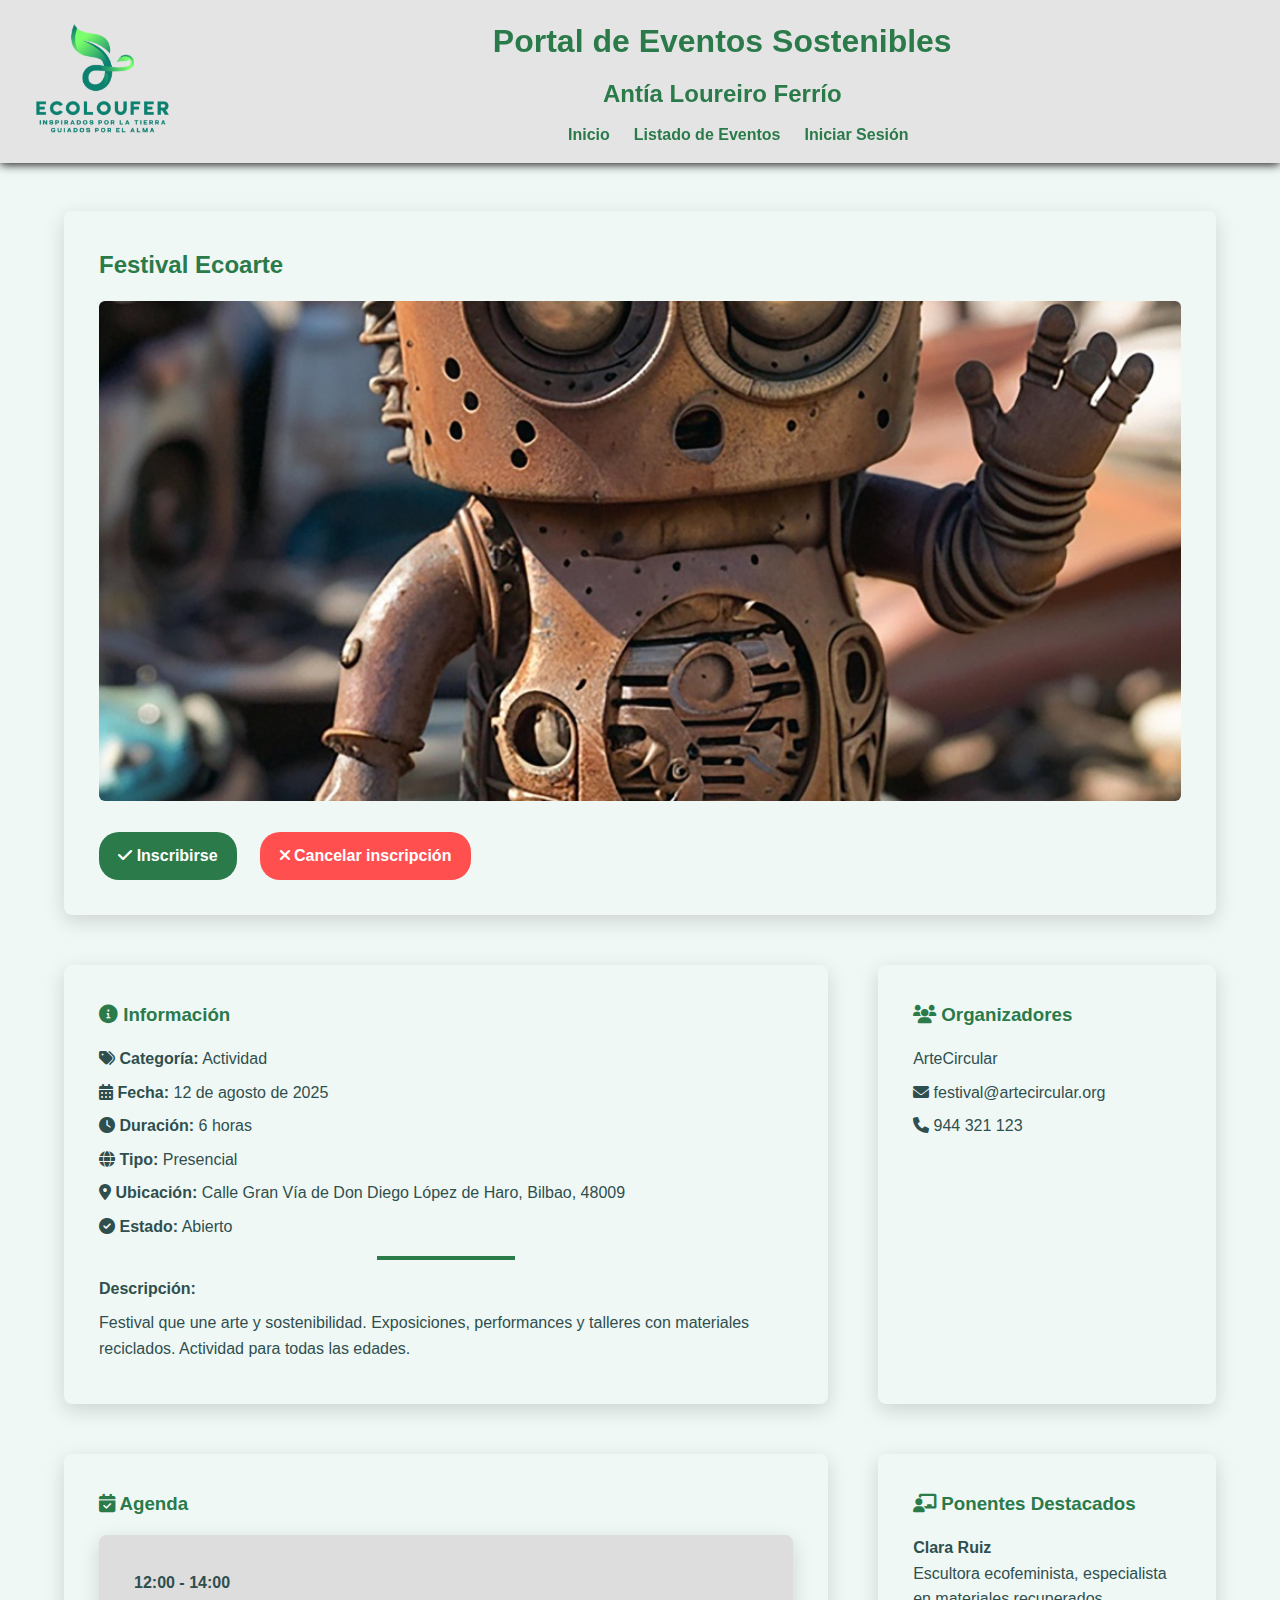
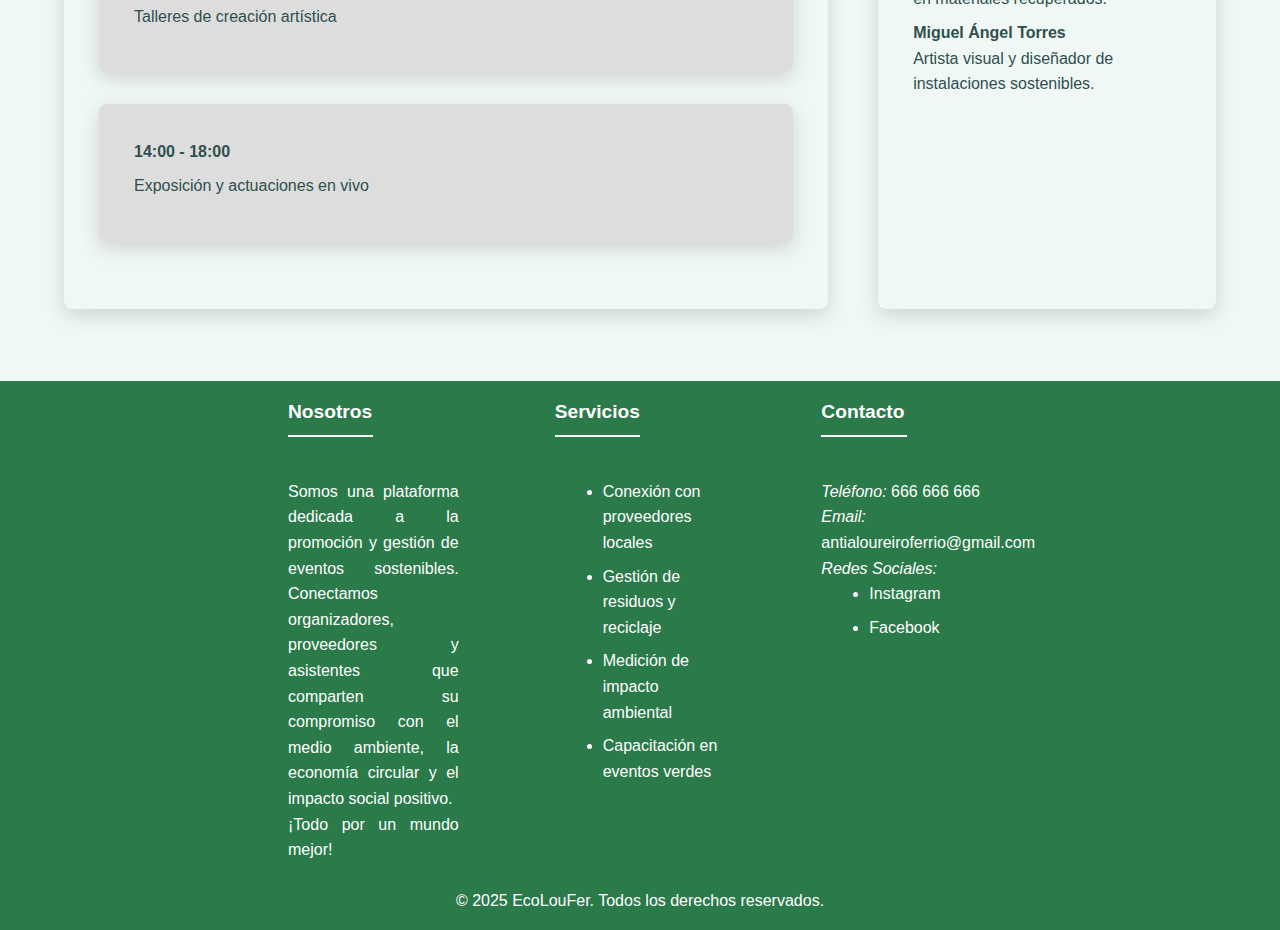
<file: evento9.html>
<!DOCTYPE html>
<html lang="es">
<head>
  <meta charset="UTF-8" />
  <meta name="viewport" content="width=device-width, initial-scale=1" />
  <title>Listado de Eventos - Portal de Eventos Sostenibles</title>
  <link rel="stylesheet" href="css/styles.css" />
  <link rel="stylesheet" href="https://cdnjs.cloudflare.com/ajax/libs/font-awesome/6.0.0-beta3/css/all.min.css">
</head>
<body>
  <header>
    <div class="col-header-logo">
      <img src="images/logo.png" width="100%"/>
    </div>
    <div class="col-header-menu">
      <h1>Portal de Eventos Sostenibles</h1>
      <h2>Antía Loureiro Ferrío</h2>
      <nav>
        <ul>
          <li><a href="index.html">Inicio</a></li>
          <li><a href="eventos.html">Listado de Eventos</a></li>
          <li><a href="inicio-sesion.html">Iniciar Sesión</a></li>
        </ul>
      </nav>
    </div>
  </header>

  <main id="main-evento">
    <section aria-label="Detalles del evento">
      <article class="evento-detalle">
        <div class="cabecera-evento">
          <h2>Festival Ecoarte</h2>
          <img src="images/ecoarte.jpg" alt="Festival Ecoarte" />
          <a href="inicio-sesion.html"><button class="btn"><i class="fas fa-check"></i> Inscribirse</button></a>
          <a href="inicio-sesion.html"><button class="btn btn-cancelar"><i class="fas fa-times"></i> Cancelar inscripción</button></a>
        </div>

        <div class="info-evento">
          <h3><i class="fas fa-info-circle"></i> Información</h3>
          <p><i class="fas fa-tags"></i> <strong>Categoría:</strong> Actividad</p>
          <p><i class="fas fa-calendar-alt"></i> <strong>Fecha:</strong> 12 de agosto de 2025</p>
          <p><i class="fas fa-clock"></i> <strong>Duración:</strong> 6 horas</p>
          <p><i class="fas fa-globe"></i> <strong>Tipo:</strong> Presencial</p>
          <p><i class="fas fa-map-marker-alt"></i> <strong>Ubicación:</strong> Calle Gran Vía de Don Diego López de Haro, Bilbao, 48009</p>
          <p><i class="fas fa-check-circle"></i> <strong>Estado:</strong> Abierto</p>
          <hr>
          <p><strong>Descripción:</strong></p>
          <p>
            Festival que une arte y sostenibilidad. Exposiciones, performances y talleres con materiales reciclados.
            Actividad para todas las edades.
          </p>
        </div>

        <div class="org-evento">
          <h3><i class="fas fa-users"></i> Organizadores</h3>
          <p>ArteCircular</p>
          <p><i class="fas fa-envelope"></i> festival@artecircular.org</p>
          <p><i class="fas fa-phone"></i> 944 321 123</p>
        </div>

        <div class="agenda-evento">
          <h3><i class="fas fa-calendar-check"></i> Agenda</h3>
          <div class="hora-agenda">
            <p><strong>12:00 - 14:00</strong></p>
            <p>Talleres de creación artística</p>
          </div>
          <div class="hora-agenda">
            <p><strong>14:00 - 18:00</strong></p>
            <p>Exposición y actuaciones en vivo</p>
          </div>
        </div>

        <div class="ponentes-evento">
          <h3><i class="fas fa-chalkboard-teacher"></i> Ponentes Destacados</h3>
          <h4>Clara Ruiz</h4>
          <p>Escultora ecofeminista, especialista en materiales recuperados.</p>
          <h4>Miguel Ángel Torres</h4>
          <p>Artista visual y diseñador de instalaciones sostenibles.</p>
        </div>
      </article>
    </section> 
  </main>

  <footer>
    <div class="columnas-footer">
      <div class="col-footer">
        <h3>Nosotros</h3>
        <br>
        <p>
          Somos una plataforma dedicada a la promoción y gestión de eventos sostenibles.
          Conectamos organizadores, proveedores y asistentes que comparten su compromiso
          con el medio ambiente, la economía circular y el impacto social positivo.
        </p>
        <p>¡Todo por un mundo mejor!</p>
      </div>
      <div class="col-footer" id="servicios">
        <h3>Servicios</h3>
        <br>
        <ul>
          <li>Conexión con proveedores locales</li>
          <li>Gestión de residuos y reciclaje</li>
          <li>Medición de impacto ambiental</li>
          <li>Capacitación en eventos verdes</li>
      </ul>
      </div>
      <div class="col-footer">
        <h3>Contacto</h3>
        <br>
        <p><i>Teléfono:</i> 666 666 666</p>
        <p><i>Email:</i> antialoureiroferrio@gmail.com</p>
        <p><i>Redes Sociales:</i></p>
        <ul>
          <li><a href="https://www.instagram.com" target="_blank">Instagram</a></li>
          <li><a href="https://www.facebook.com" target="_blank">Facebook</a></li>
        </ul>
      </div>
    </div>
    <br>
    <p id="derechos">&copy; 2025 EcoLouFer. Todos los derechos reservados.</p>
  </footer>
  <script src="js/filtro-categoria.js"></script>
</body>
</html>
</file>
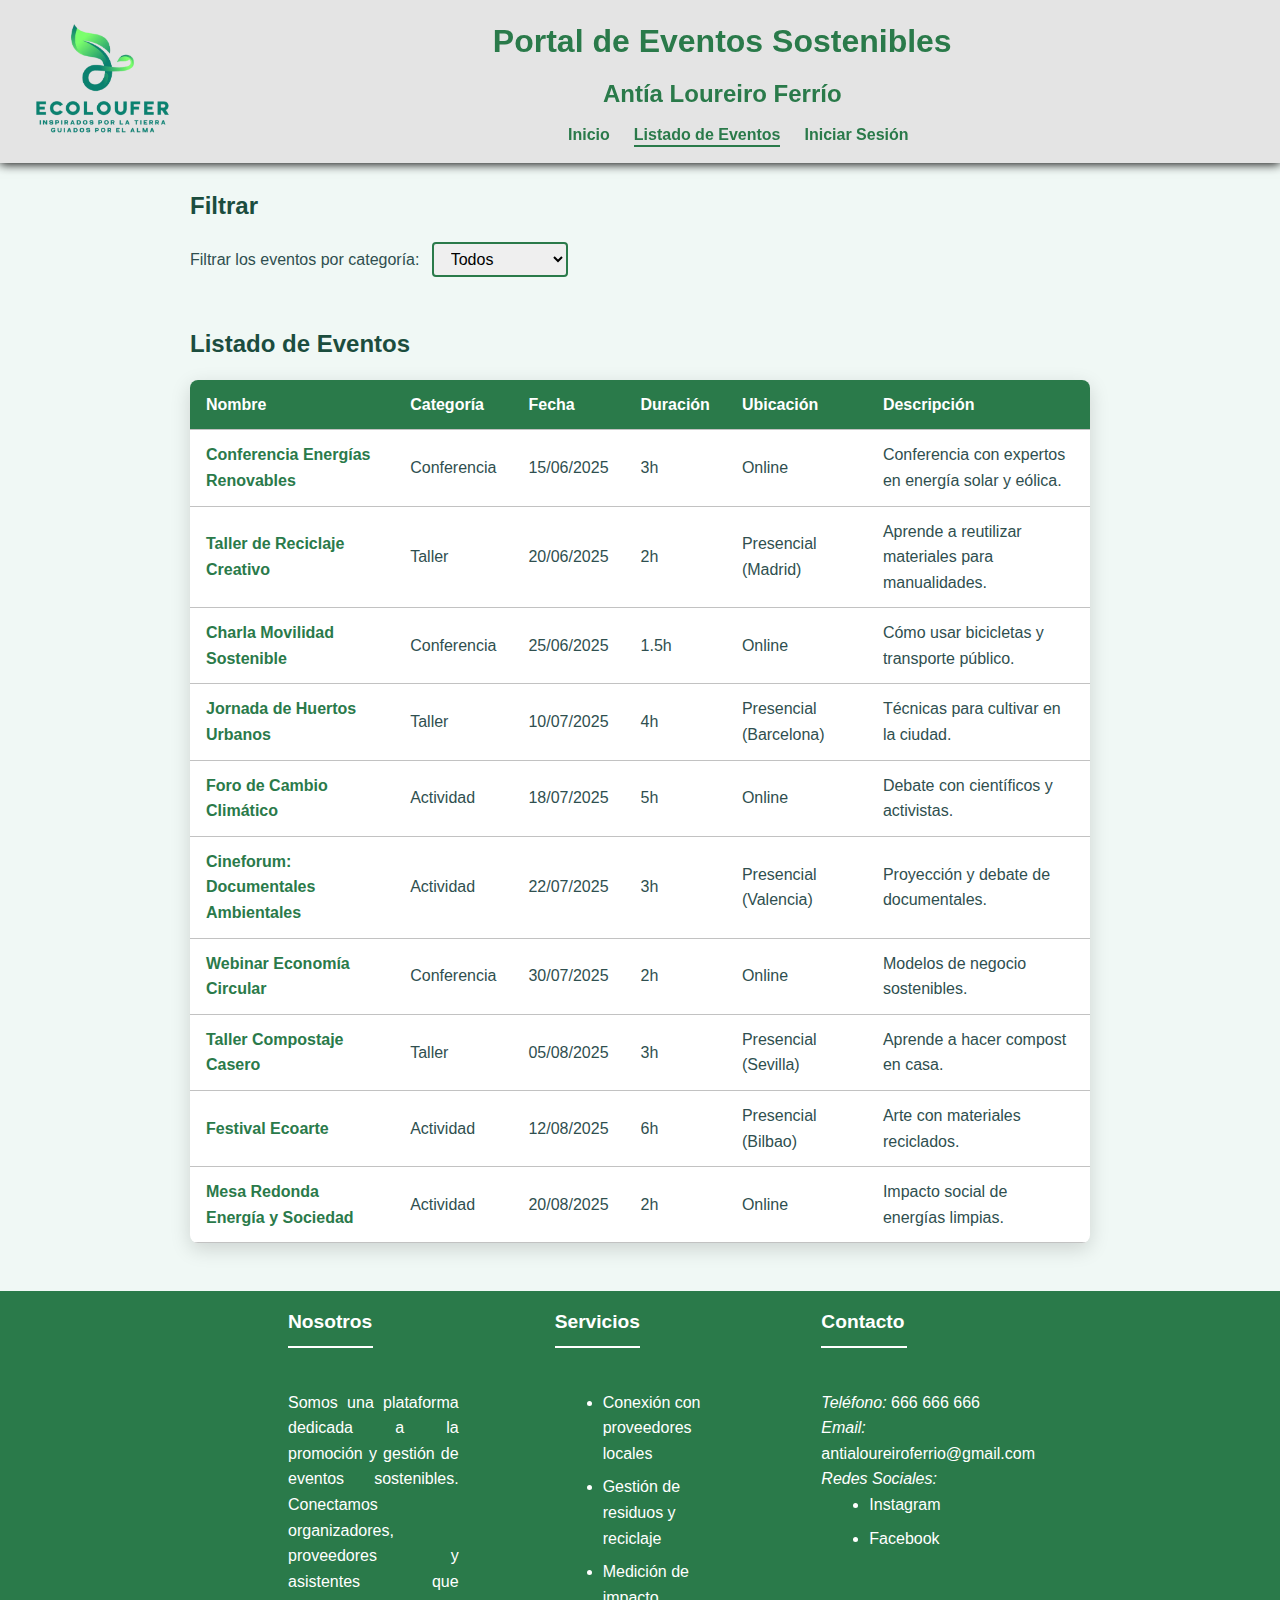
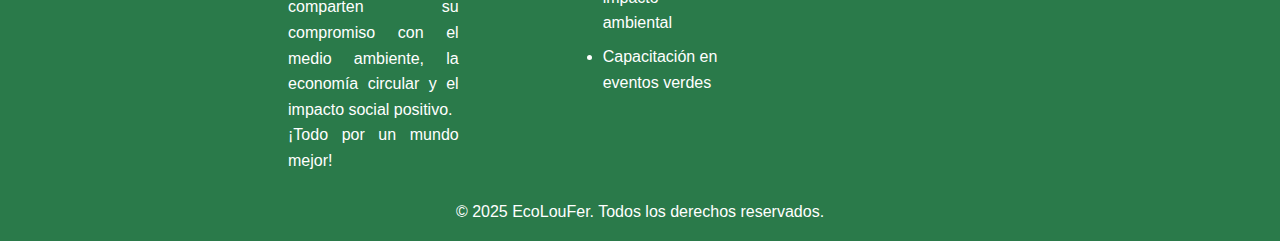
<file: eventos.html>
<!DOCTYPE html>
<html lang="es">
<head>
  <meta charset="UTF-8" />
  <meta name="viewport" content="width=device-width, initial-scale=1" />
  <title>Listado de Eventos - Portal de Eventos Sostenibles</title>
  <link rel="stylesheet" href="css/styles.css" />
</head>
<body>
  <header>
    <div class="col-header-logo">
      <img src="images/logo.png" width="100%"/>
    </div>
    <div class="col-header-menu">
      <h1>Portal de Eventos Sostenibles</h1>
      <h2>Antía Loureiro Ferrío</h2>
      <nav>
        <ul>
          <li><a href="index.html">Inicio</a></li>
          <li><a href="eventos.html" aria-current="page">Listado de Eventos</a></li>
          <li><a href="inicio-sesion.html">Iniciar Sesión</a></li>
        </ul>
      </nav>
    </div>
  </header>

  <main>
    <section aria-label="Filtro por categoría">
      <h2>Filtrar</h2>
      <label for="filtro-categoria">Filtrar los eventos por categoría:</label>
      <select id="filtro-categoria">
        <option value="">Todos</option>
        <option value="Conferencia">Conferencia</option>
        <option value="Taller">Taller</option>
        <option value="Actividad">Actividad</option>
      </select>
    </section>
    <section aria-label="Listado de eventos">
      <h2>Listado de Eventos</h2>
      <table>
        <thead>
          <tr>
            <th>Nombre</th>
            <th>Categoría</th>
            <th>Fecha</th>
            <th>Duración</th>
            <th>Ubicación</th>
            <th>Descripción</th>
          </tr>
        </thead>
        <tbody>
          <tr>
            <td><a href="evento1.html">Conferencia Energías Renovables</a></td>
            <td>Conferencia</td>
            <td>15/06/2025</td>
            <td>3h</td>
            <td>Online</td>
            <td>Conferencia con expertos en energía solar y eólica.</td>
          </tr>
          <tr>
            <td><a href="evento2.html">Taller de Reciclaje Creativo</a></td>
            <td>Taller</td>
            <td>20/06/2025</td>
            <td>2h</td>
            <td>Presencial (Madrid)</td>
            <td>Aprende a reutilizar materiales para manualidades.</td>
          </tr>
          <tr>
            <td><a href="evento3.html">Charla Movilidad Sostenible</a></td>
            <td>Conferencia</td>
            <td>25/06/2025</td>
            <td>1.5h</td>
            <td>Online</td>
            <td>Cómo usar bicicletas y transporte público.</td>
          </tr>
          <tr>
            <td><a href="evento4.html">Jornada de Huertos Urbanos</a></td>
            <td>Taller</td>
            <td>10/07/2025</td>
            <td>4h</td>
            <td>Presencial (Barcelona)</td>
            <td>Técnicas para cultivar en la ciudad.</td>
          </tr>
          <tr>
            <td><a href="evento5.html">Foro de Cambio Climático</a></td>
            <td>Actividad</td>
            <td>18/07/2025</td>
            <td>5h</td>
            <td>Online</td>
            <td>Debate con científicos y activistas.</td>
          </tr>
          <tr>
            <td><a href="evento6.html">Cineforum: Documentales Ambientales</a></td>
            <td>Actividad</td>
            <td>22/07/2025</td>
            <td>3h</td>
            <td>Presencial (Valencia)</td>
            <td>Proyección y debate de documentales.</td>
          </tr>
          <tr>
            <td><a href="evento7.html">Webinar Economía Circular</a></td>
            <td>Conferencia</td>
            <td>30/07/2025</td>
            <td>2h</td>
            <td>Online</td>
            <td>Modelos de negocio sostenibles.</td>
          </tr>
          <tr>
            <td><a href="evento8.html">Taller Compostaje Casero</a></td>
            <td>Taller</td>
            <td>05/08/2025</td>
            <td>3h</td>
            <td>Presencial (Sevilla)</td>
            <td>Aprende a hacer compost en casa.</td>
          </tr>
          <tr>
            <td><a href="evento9.html">Festival Ecoarte</a></td>
            <td>Actividad</td>
            <td>12/08/2025</td>
            <td>6h</td>
            <td>Presencial (Bilbao)</td>
            <td>Arte con materiales reciclados.</td>
          </tr>
          <tr>
            <td><a href="evento10.html">Mesa Redonda Energía y Sociedad</a></td>
            <td>Actividad</td>
            <td>20/08/2025</td>
            <td>2h</td>
            <td>Online</td>
            <td>Impacto social de energías limpias.</td>
          </tr>
        </tbody>
      </table>
    </section>
  </main>

  <footer>
    <div class="columnas-footer">
      <div class="col-footer">
        <h3>Nosotros</h3>
        <br>
        <p>
          Somos una plataforma dedicada a la promoción y gestión de eventos sostenibles.
          Conectamos organizadores, proveedores y asistentes que comparten su compromiso
          con el medio ambiente, la economía circular y el impacto social positivo.
        </p>
        <p>¡Todo por un mundo mejor!</p>
      </div>
      <div class="col-footer" id="servicios">
        <h3>Servicios</h3>
        <br>
        <ul>
          <li>Conexión con proveedores locales</li>
          <li>Gestión de residuos y reciclaje</li>
          <li>Medición de impacto ambiental</li>
          <li>Capacitación en eventos verdes</li>
      </ul>
      </div>
      <div class="col-footer">
        <h3>Contacto</h3>
        <br>
        <p><i>Teléfono:</i> 666 666 666</p>
        <p><i>Email:</i> antialoureiroferrio@gmail.com</p>
        <p><i>Redes Sociales:</i></p>
        <ul>
          <li><a href="https://www.instagram.com" target="_blank">Instagram</a></li>
          <li><a href="https://www.facebook.com" target="_blank">Facebook</a></li>
        </ul>
      </div>
    </div>
    <br>
    <p id="derechos">&copy; 2025 EcoLouFer. Todos los derechos reservados.</p>
  </footer>
  <script src="js/filtro-categoria.js"></script>
</body>
</html>
</file>
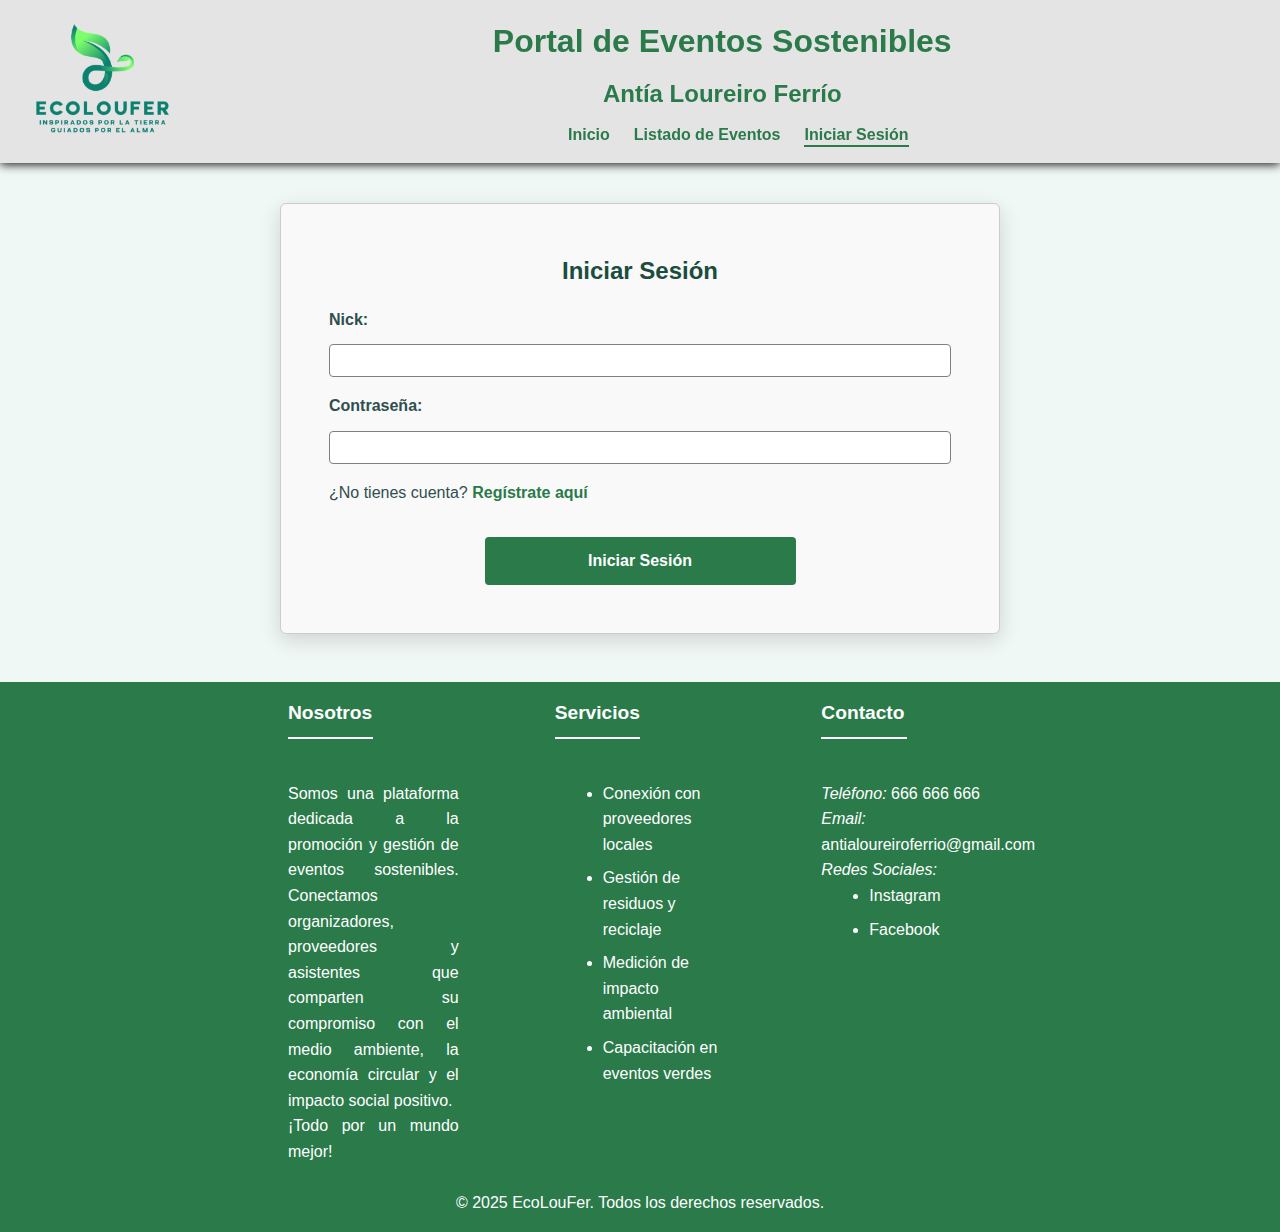
<file: inicio-sesion.html>
<!DOCTYPE html>
<html lang="es">
<head>
  <meta charset="UTF-8" />
  <meta name="viewport" content="width=device-width, initial-scale=1" />
  <title>Antía Loureiro Ferrío - Portal de Eventos Sostenibles</title>
  <link rel="stylesheet" href="css/styles.css" />
</head>
<body>
  <header>
    <div class="col-header-logo">
      <img src="images/logo.png" width="100%"/>
    </div>
    <div class="col-header-menu">
      <h1>Portal de Eventos Sostenibles</h1>
      <h2>Antía Loureiro Ferrío</h2>
      <nav>
        <ul>
          <li><a href="index.html">Inicio</a></li>
          <li><a href="eventos.html">Listado de Eventos</a></li>
          <li><a href="inicio-sesion.html" aria-current="page">Iniciar Sesión</a></li>
        </ul>
      </nav>
    </div>
  </header>

  <main>
    <form action="" method="POST" class="formulario-sesion">
      <h2>Iniciar Sesión</h2>

      <label for="nick">Nick:</label>
      <input type="text" id="nick" name="nick" required />

      <label for="contrasena">Contraseña:</label>
      <input type="password" id="contrasena" name="contrasena" required />

      <p>¿No tienes cuenta? <a href="registro.html">Regístrate aquí</a></p>

      <button type="submit" class="btn">Iniciar Sesión</button>
    </form>
  </main>

  <footer>
    <div class="columnas-footer">
      <div class="col-footer">
        <h3>Nosotros</h3>
        <br>
        <p>
          Somos una plataforma dedicada a la promoción y gestión de eventos sostenibles.
          Conectamos organizadores, proveedores y asistentes que comparten su compromiso
          con el medio ambiente, la economía circular y el impacto social positivo.
        </p>
        <p>¡Todo por un mundo mejor!</p>
      </div>
      <div class="col-footer" id="servicios">
        <h3>Servicios</h3>
        <br>
        <ul>
          <li>Conexión con proveedores locales</li>
          <li>Gestión de residuos y reciclaje</li>
          <li>Medición de impacto ambiental</li>
          <li>Capacitación en eventos verdes</li>
      </ul>
      </div>
      <div class="col-footer">
        <h3>Contacto</h3>
        <br>
        <p><i>Teléfono:</i> 666 666 666</p>
        <p><i>Email:</i> antialoureiroferrio@gmail.com</p>
        <p><i>Redes Sociales:</i></p>
        <ul>
          <li><a href="https://www.instagram.com" target="_blank">Instagram</a></li>
          <li><a href="https://www.facebook.com" target="_blank">Facebook</a></li>
        </ul>
      </div>
    </div>
    <br>
    <p id="derechos">&copy; 2025 EcoLouFer. Todos los derechos reservados.</p>
  </footer>
</body>
</html>
</file>
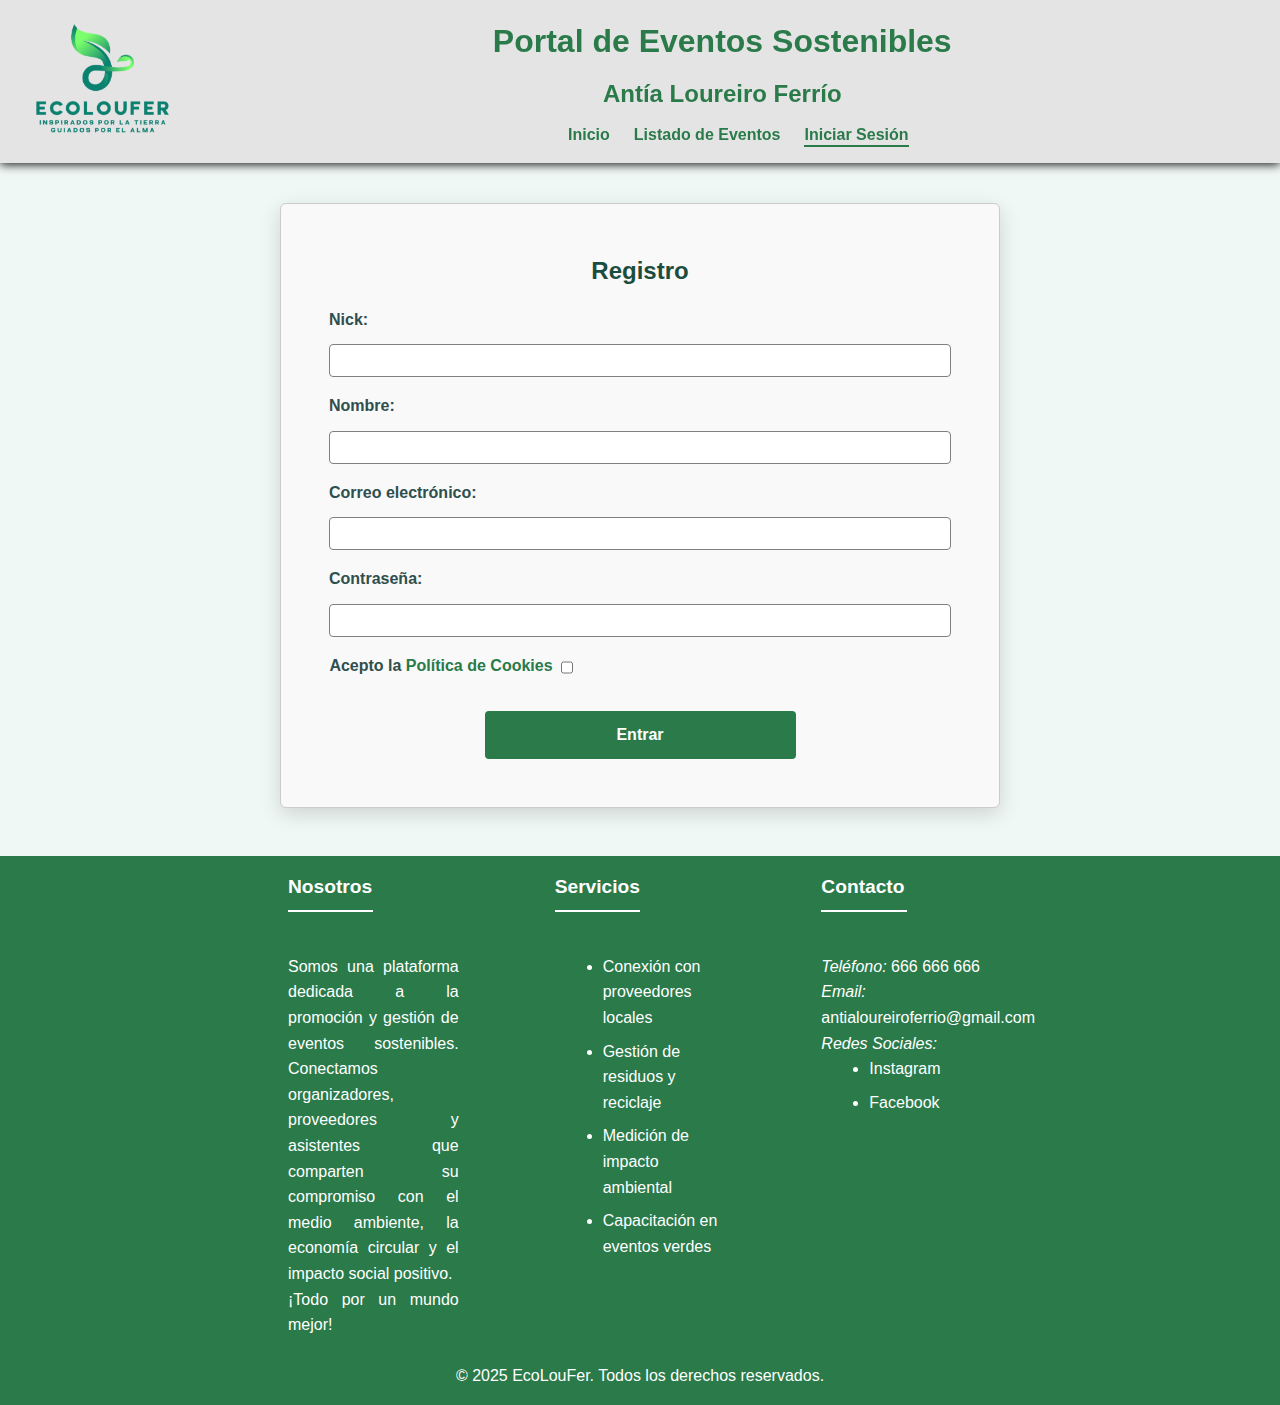
<file: registro.html>
<!DOCTYPE html>
<html lang="es">
<head>
  <meta charset="UTF-8" />
  <meta name="viewport" content="width=device-width, initial-scale=1" />
  <title>Antía Loureiro Ferrío - Portal de Eventos Sostenibles</title>
  <link rel="stylesheet" href="css/styles.css" />
</head>
<body>
  <header>
    <div class="col-header-logo">
      <img src="images/logo.png" width="100%"/>
    </div>
    <div class="col-header-menu">
      <h1>Portal de Eventos Sostenibles</h1>
      <h2>Antía Loureiro Ferrío</h2>
      <nav>
        <ul>
          <li><a href="index.html">Inicio</a></li>
          <li><a href="eventos.html">Listado de Eventos</a></li>
          <li><a href="inicio-sesion.html" aria-current="page">Iniciar Sesión</a></li>
        </ul>
      </nav>
    </div>
  </header>

  <main>
    <form action="" method="POST" class="formulario-sesion">
      <h2>Registro</h2>

      <label for="nick">Nick:</label>
      <input type="text" id="nick" name="nick" required />

      <label for="nombre">Nombre:</label>
      <input type="text" id="nombre" name="nombre" required />

      <label for="correo">Correo electrónico:</label>
      <input type="email" id="correo" name="correo" required />

      <label for="contrasena">Contraseña:</label>
      <input type="password" id="contrasena" name="contrasena" required />

      <div class="campo-cookies">
        <label for="aceptaCookies">Acepto la <a href="#">Política de Cookies</a></label>
        <input type="checkbox" id="aceptaCookies" name="aceptaCookies" required />
      </div>

      <button type="submit" class="btn">Entrar</button>

    </form>
  </main>

  <footer>
    <div class="columnas-footer">
      <div class="col-footer">
        <h3>Nosotros</h3>
        <br>
        <p>
          Somos una plataforma dedicada a la promoción y gestión de eventos sostenibles.
          Conectamos organizadores, proveedores y asistentes que comparten su compromiso
          con el medio ambiente, la economía circular y el impacto social positivo.
        </p>
        <p>¡Todo por un mundo mejor!</p>
      </div>
      <div class="col-footer" id="servicios">
        <h3>Servicios</h3>
        <br>
        <ul>
          <li>Conexión con proveedores locales</li>
          <li>Gestión de residuos y reciclaje</li>
          <li>Medición de impacto ambiental</li>
          <li>Capacitación en eventos verdes</li>
      </ul>
      </div>
      <div class="col-footer">
        <h3>Contacto</h3>
        <br>
        <p><i>Teléfono:</i> 666 666 666</p>
        <p><i>Email:</i> antialoureiroferrio@gmail.com</p>
        <p><i>Redes Sociales:</i></p>
        <ul>
          <li><a href="https://www.instagram.com" target="_blank">Instagram</a></li>
          <li><a href="https://www.facebook.com" target="_blank">Facebook</a></li>
        </ul>
      </div>
    </div>
    <br>
    <p id="derechos">&copy; 2025 EcoLouFer. Todos los derechos reservados.</p>
  </footer>
</body>
</html>
</file>
<file: css/styles.css>
/* Estilos generales */
* {
  font-family: 'Segoe UI', Tahoma, Geneva, Verdana, sans-serif;
  margin: 0;
  padding: 0;
  box-sizing: border-box;
}

body {
  line-height: 1.6;
  background-color: #f0f8f5;
  color: #2f4f4f;
}

main {
  max-width: 900px;
  margin: 0 auto 2rem auto;
}

h2 {
  margin-bottom: 1rem;
  color: #1b4d3e;
}

a:hover,
a:focus {
  font-weight: bold;
}

button {
  background-color: #2a7a4a;
  color: white;
  border: none;
  padding: 0.6rem 1.2rem;
  border-radius: 20px;
  cursor: pointer;
  font-weight: 600;
  transition: background-color 0.3s ease;
}

button:hover,
button:focus {
  background-color: #245d38;
  outline: none;
  background-color: grey
}

ul {
  margin-left: 2rem;
  text-align: left;
}


/* Cabecera */
header {
  position: sticky;
  top: 0;
  background-color: rgb(228, 228, 228);
  color: #2a7a4a;
  padding: 1rem 0.5rem;
  margin-bottom: 1.5rem;
  box-shadow: 0px 1px 10px black;
  display: flex;
  justify-content: space-between;
  align-items: center;
  flex-wrap: wrap;
  z-index: 10;
}

.col-header-logo img {
  margin-left: 20px;
  max-height: 120px;
  height: auto;
  width: auto;
}

.col-header-logo {
  flex: 0 1 auto;
}

.col-header-menu {
  flex: 1 1 300px;
  text-align: center;
}

header h1 {
  text-align: center;
  margin-bottom: 0.5rem;
}

header h2 {
  text-align: center;
  margin-bottom: 0.5rem;
  color: #2a7a4a;
}

nav ul {
  list-style: none;
  display: flex;
  justify-content: center;
  gap: 1.5rem;
}

nav a {
  color: #2a7a4a;
  text-decoration: none;
  font-weight: 600;
}

nav a[aria-current="page"] {
  border-bottom: 2px solid #2a7a4a;
  padding-bottom: 2px;
}


/* Pie de página */
footer {
  text-align: justify;
  padding: 1rem 0;
  background-color: #2a7a4a;
  color: white;
  margin-top: 3rem;
}

.columnas-footer {
  padding-left: 15rem;
  padding-right: 15rem;
  display: flex;
  justify-content: space-between;
  flex-wrap: wrap;
}

.col-footer {
  flex: 1;
  min-width: 200px;
  padding: 0 3rem;
  font-size: 1.0rem;
}

#servicios {
  max-width: 400px;
}

.col-footer h3 {
  font-size: 1.2rem;
  margin-bottom: 1rem;
  border-bottom: 2px solid white;
  padding-bottom: 0.5rem;
  width: 50%;
}

.col-footer ul {
  padding-left: 1rem;
}

.col-footer ul li {
  margin-bottom: 0.5rem;
}

.col-footer a {
  color: white;
  text-decoration: none;
  font-weight: normal;
}

.col-footer a:hover {
  font-weight: bold;
}

#derechos {
  text-align: center;
}


/* Estilos página Inicio */
#presentacion,
#nuestra-historia,
#beneficios,
#datos-contacto,
#info-general {
  font-size: 1.1rem;
}

#presentacion p, #presentacion ul, #presentacion li,
#nuestra-historia p,
#beneficios p,
#datos-contacto p, #datos-contacto ul, #datos-contacto li,
#info-general p, #info-general ul, #info-general li {
  margin-bottom: 1.5rem;
  text-align: justify;
}

#datos-contacto ul {
  list-style-type: none;
}

#nuestra-historia-logo {
  display: block;
  margin: 0 auto;
}

/* Carrusel */
.carrusel {
  display: flex;
  transition: transform 0.5s ease-in-out;
}

.carrusel-container {
  position: relative;
  overflow: hidden;
  width: 100%;
  max-width: 1200px;
  margin: 2rem auto;
  min-height: 32rem;
}

.slide {
  display: flex;
  flex-shrink: 0;
  width: 100%;
  justify-content: space-around;
  gap: 1rem;
}

.evento-destacado {
  flex: 1;
  max-width: 30%;
  background: white;
  border-radius: 8px;
  overflow: hidden;
  box-shadow: 0 4px 10px rgba(0,0,0,0.1);
  padding: 1rem;
  text-align: center;
}

.evento-destacado img {
  width: 100%;
  height: 180px;
  object-fit: cover;
  border-radius: 6px;
}

.evento-destacado h3 {
  margin: 0.5rem 0;
  height: 4rem;
}

.evento-destacado p {
  font-size: 0.9rem;
  height: 3rem;
}

.evento-destacado button {
  padding: 0.5rem 1rem;
  margin-top: 1rem;
  border-radius: 4px;
  cursor: pointer;
}

.carrusel-btn {
  position: absolute;
  top: 50%;
  transform: translateY(-50%);
  background: rgba(0,0,0,0.5);
  border: none;
  color: white;
  font-size: 2rem;
  cursor: pointer;
  padding: 0 1rem;
  z-index: 1;
}

.carrusel-btn:hover {
  background-color: #2a7a4a;
}

.carrusel-btn-inscribirse {
  height: 2.5rem;
  font-size: medium;
  margin-right: 1.2rem;
}

.carrusel-btn.prev {
  left: 0;
}

.carrusel-btn.next {
  right: 0;
}

.indicadores {
  text-align: center;
  margin-top: 1rem;
}

.punto {
  display: inline-block;
  width: 10px;
  height: 10px;
  margin: 0 5px;
  background-color: #ccc;
  border-radius: 50%;
  cursor: pointer;
}

.punto.activo {
  background-color: #2a7a4a;
}


/* Estilos Listado de Eventos */
label {
  margin-right: 0.5rem;
}

select {
  padding: 0.4rem 0.8rem;
  border-radius: 4px;
  border: 2px solid #2a7a4a;
  font-size: 1rem;
  margin-bottom: 3rem;
}

/* Tabla de eventos */
table {
  width: 100%;
  border-collapse: collapse;
  background: white;
  border-radius: 8px;
  overflow: hidden;
  box-shadow: 0 6px 20px rgba(0, 0, 0, 0.15);
}

th, td {
  padding: 0.75rem 1rem;
  text-align: left;
  border-bottom: 1px solid #c2c2c2;
}

th {
  background-color: #2a7a4a;
  color: white;
}

tbody tr:hover {
  background-color: #e3f0e5;
}

a {
  color: #2a7a4a;
  text-decoration: none;
  font-weight: 600;
}


/* Estilos páginas individuales de los eventos */
#main-evento {
  max-width: 1200px;
}

.evento-detalle {
  padding: 1.5rem;
  margin-bottom: 2rem;
  display: flex;
  flex-wrap: wrap;
  gap: 50px;
}

.evento-detalle div {
  padding: 35px;
  border-radius: 8px;
  box-shadow: 0 6px 20px rgba(0, 0, 0, 0.15);
}

.cabecera-evento {
  width: 100%;
}

.info-evento,
.agenda-evento {
  flex: 1 1 65%;
  min-width: 300px;
}

.org-evento,
.ponentes-evento {
  flex: 1 1 28%;
  min-width: 200px;
}

.evento-detalle img {
  width: 100%;
  max-height: 500px;
  object-fit: cover;
  border-radius: 6px;
  margin-bottom: 1.5rem;
}

.evento-detalle h2 {
  margin-bottom: 1rem;
  color: #2a7a4a;
}

.evento-detalle h3 {
  margin-bottom: 1rem;
  color: #2a7a4a;
}

.evento-detalle p {
  margin-bottom: 0.5rem;
}

.evento-detalle hr {
  margin: 1rem;
  height: 0.3rem;
  width: 20%;
  margin-right: auto;
  margin-left: auto;
  border: none;
  background-color: #2a7a4a;
}

.btn {
  height: 3rem;
  font-size: medium;
  margin-right: 1.2rem;
}

.btn-cancelar {
  background-color: rgb(255, 79, 79);
}

.hora-agenda {
  background-color: rgb(221, 221, 221);
  margin-bottom: 2rem;
}

/* Estilos página Iniciar Sesión */
.formulario-sesion {
  width: 80%;
  margin: 40px auto;
  padding: 3rem;
  border: 1px solid #ccc;
  border-radius: 6px;
  background-color: #f9f9f9;
  box-shadow: 0 6px 20px rgba(0, 0, 0, 0.15);
}

.formulario-sesion h2 {
  text-align: center;
}

.formulario-sesion label {
  display: block;
  margin-top: 10px;
  font-weight: bold;
  margin-top: 1rem;
  margin-bottom: 0.5rem;
}

.formulario-sesion input {
  width: 100%;
  padding: 8px;
  margin-top: 4px;
  border: 1px solid grey;
  border-radius: 4px;
}

.formulario-sesion button {
  display: block;
  margin: 2rem auto 0 auto;
  width: 50%;
  padding: 0.5rem;
  background-color: #2a7a4a;
  color: white;
  border: none;
  border-radius: 4px;
  font-size: 16px;
}

.formulario-sesion p {
  margin-top: 1rem;
}

.campo-cookies {
  display: inline-flex;
  align-items: center;
  margin-top: 1rem;
  gap: 0.5rem;
}

.campo-cookies label {
  margin: auto;
}

.campo-cookies input {
  width: 5%;
}
</file>
